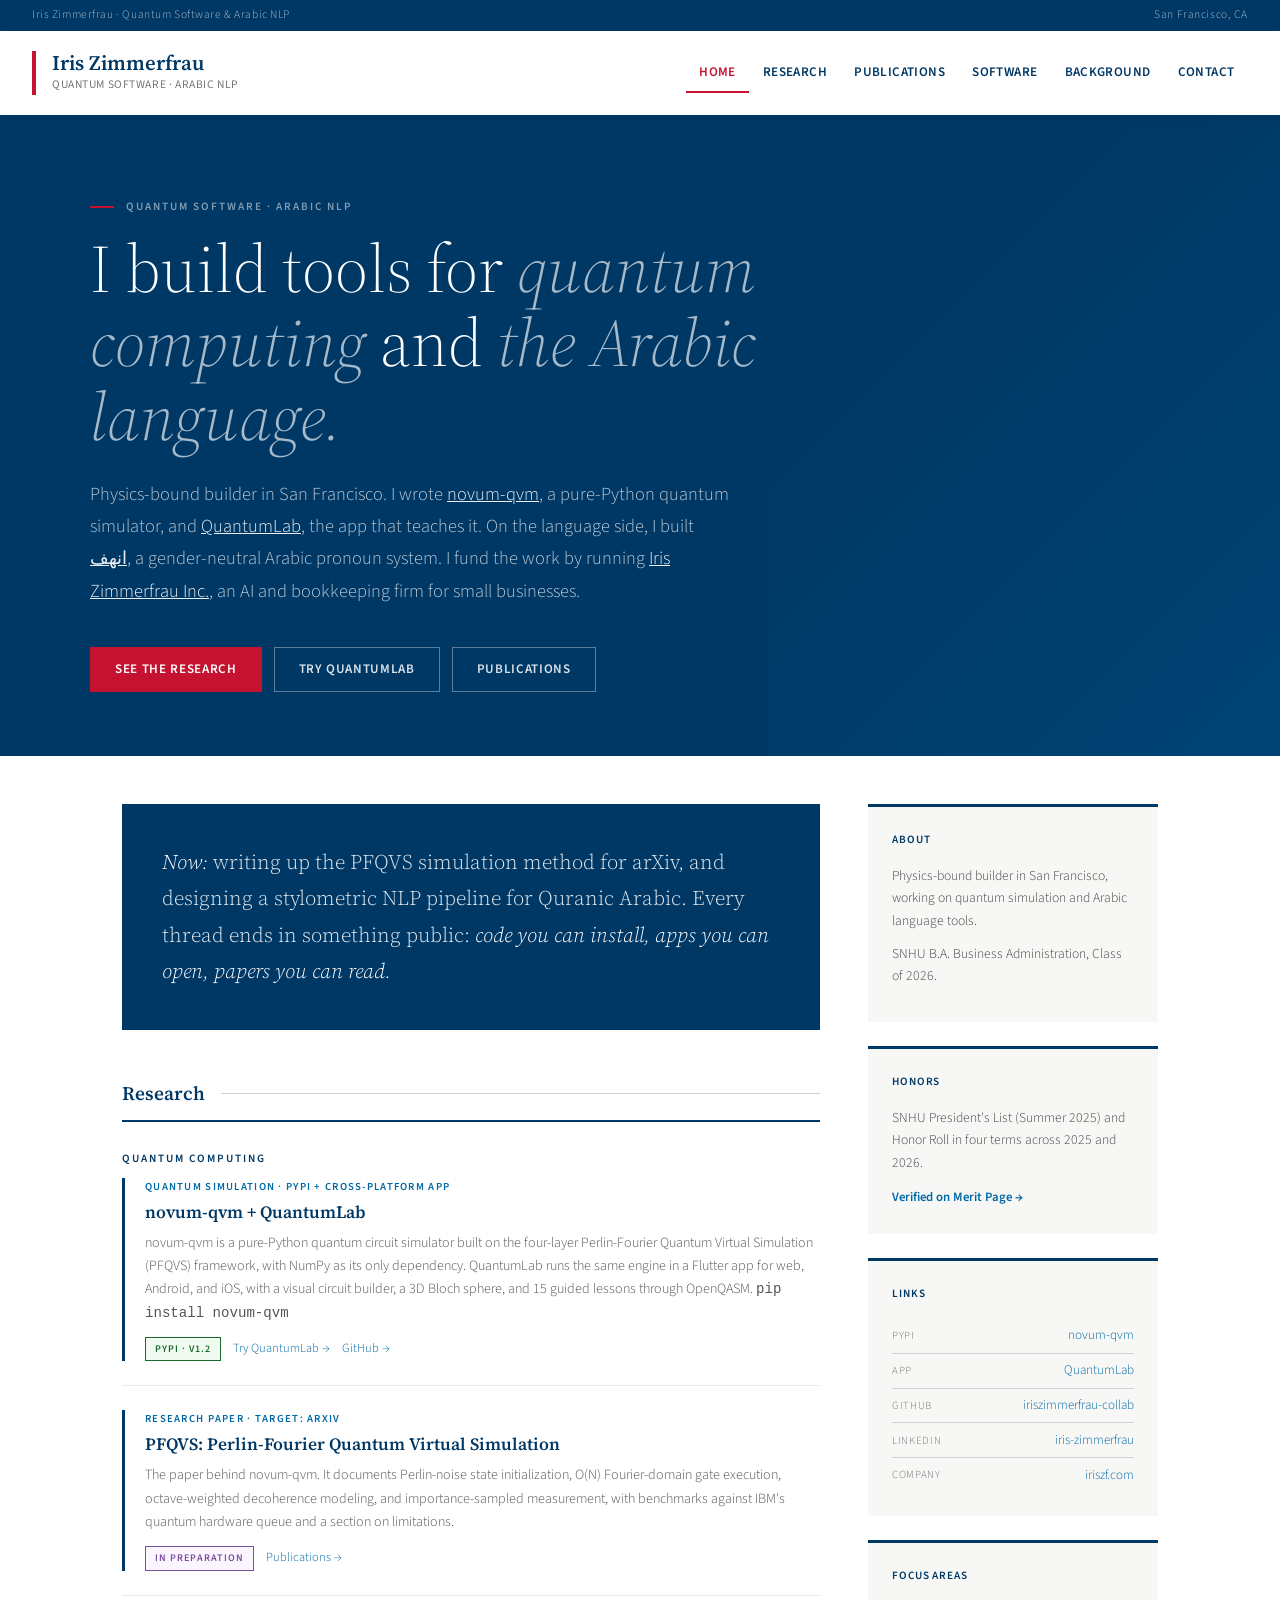
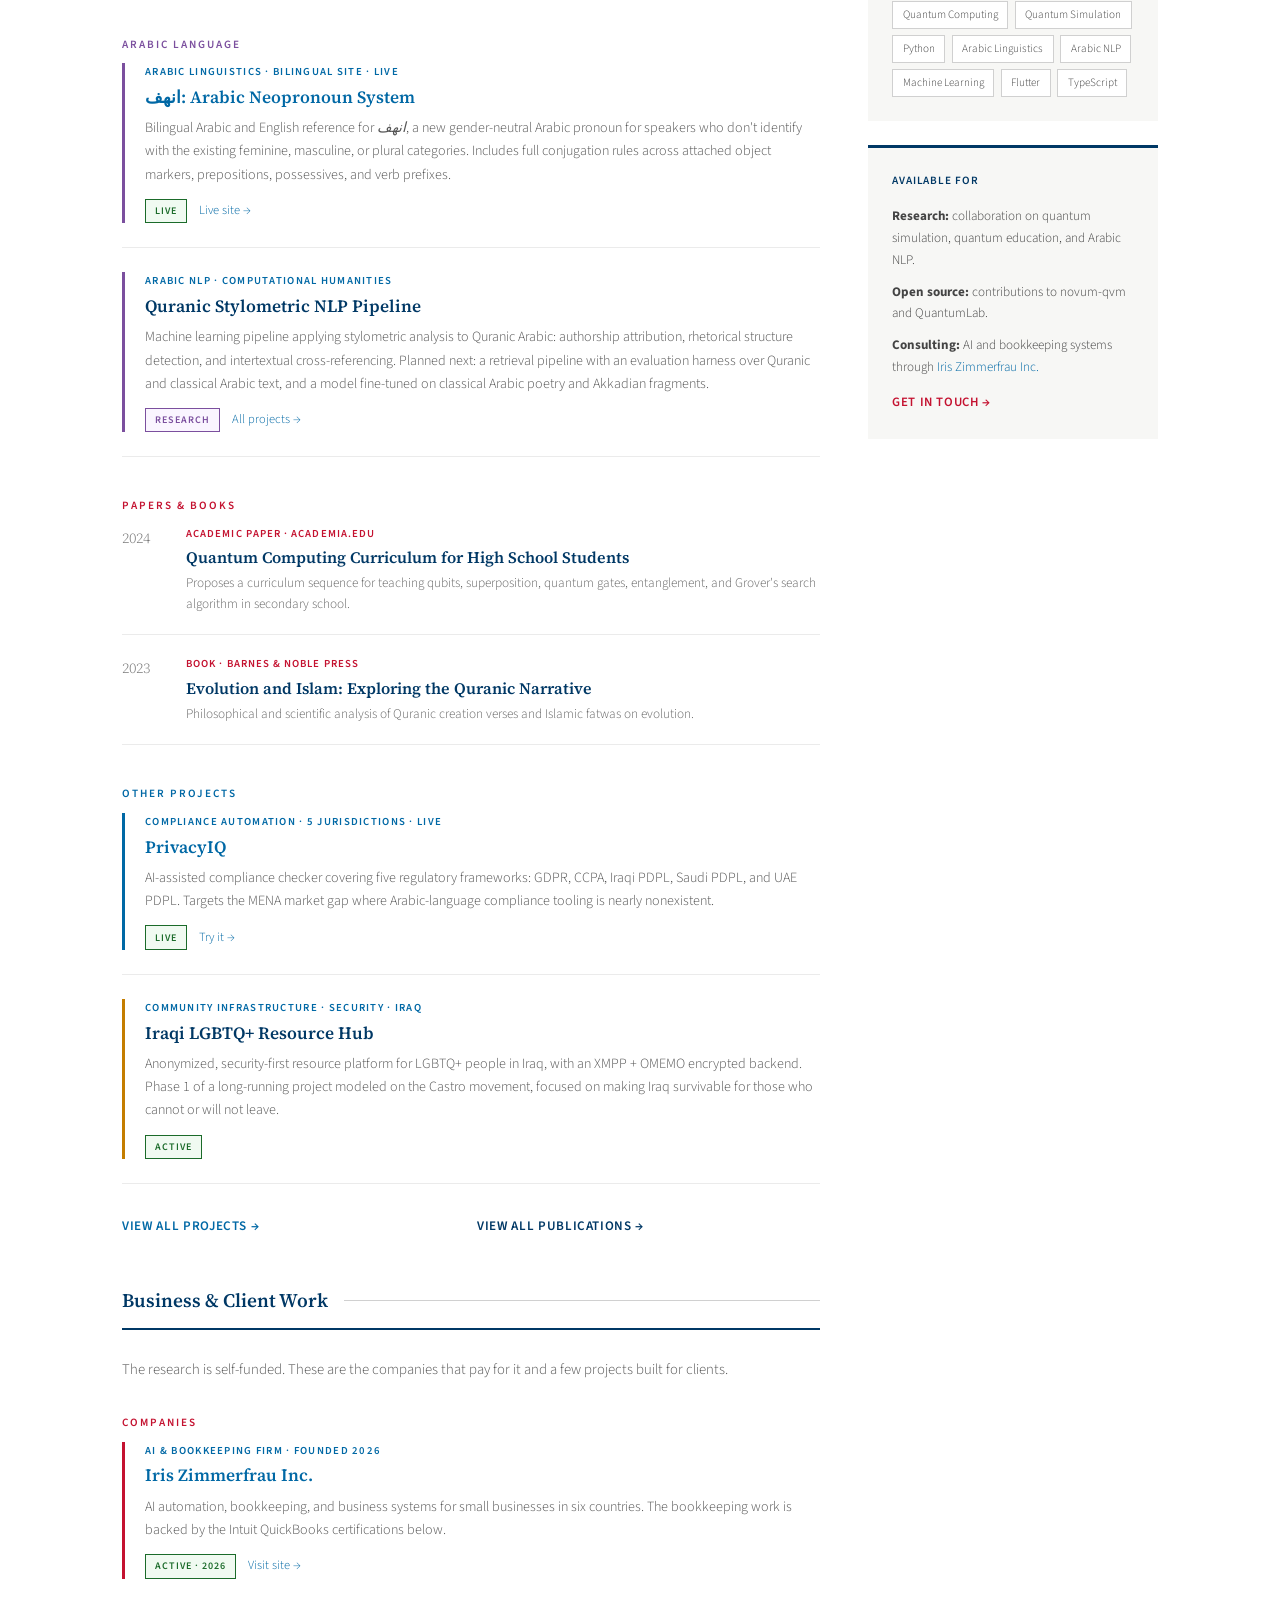
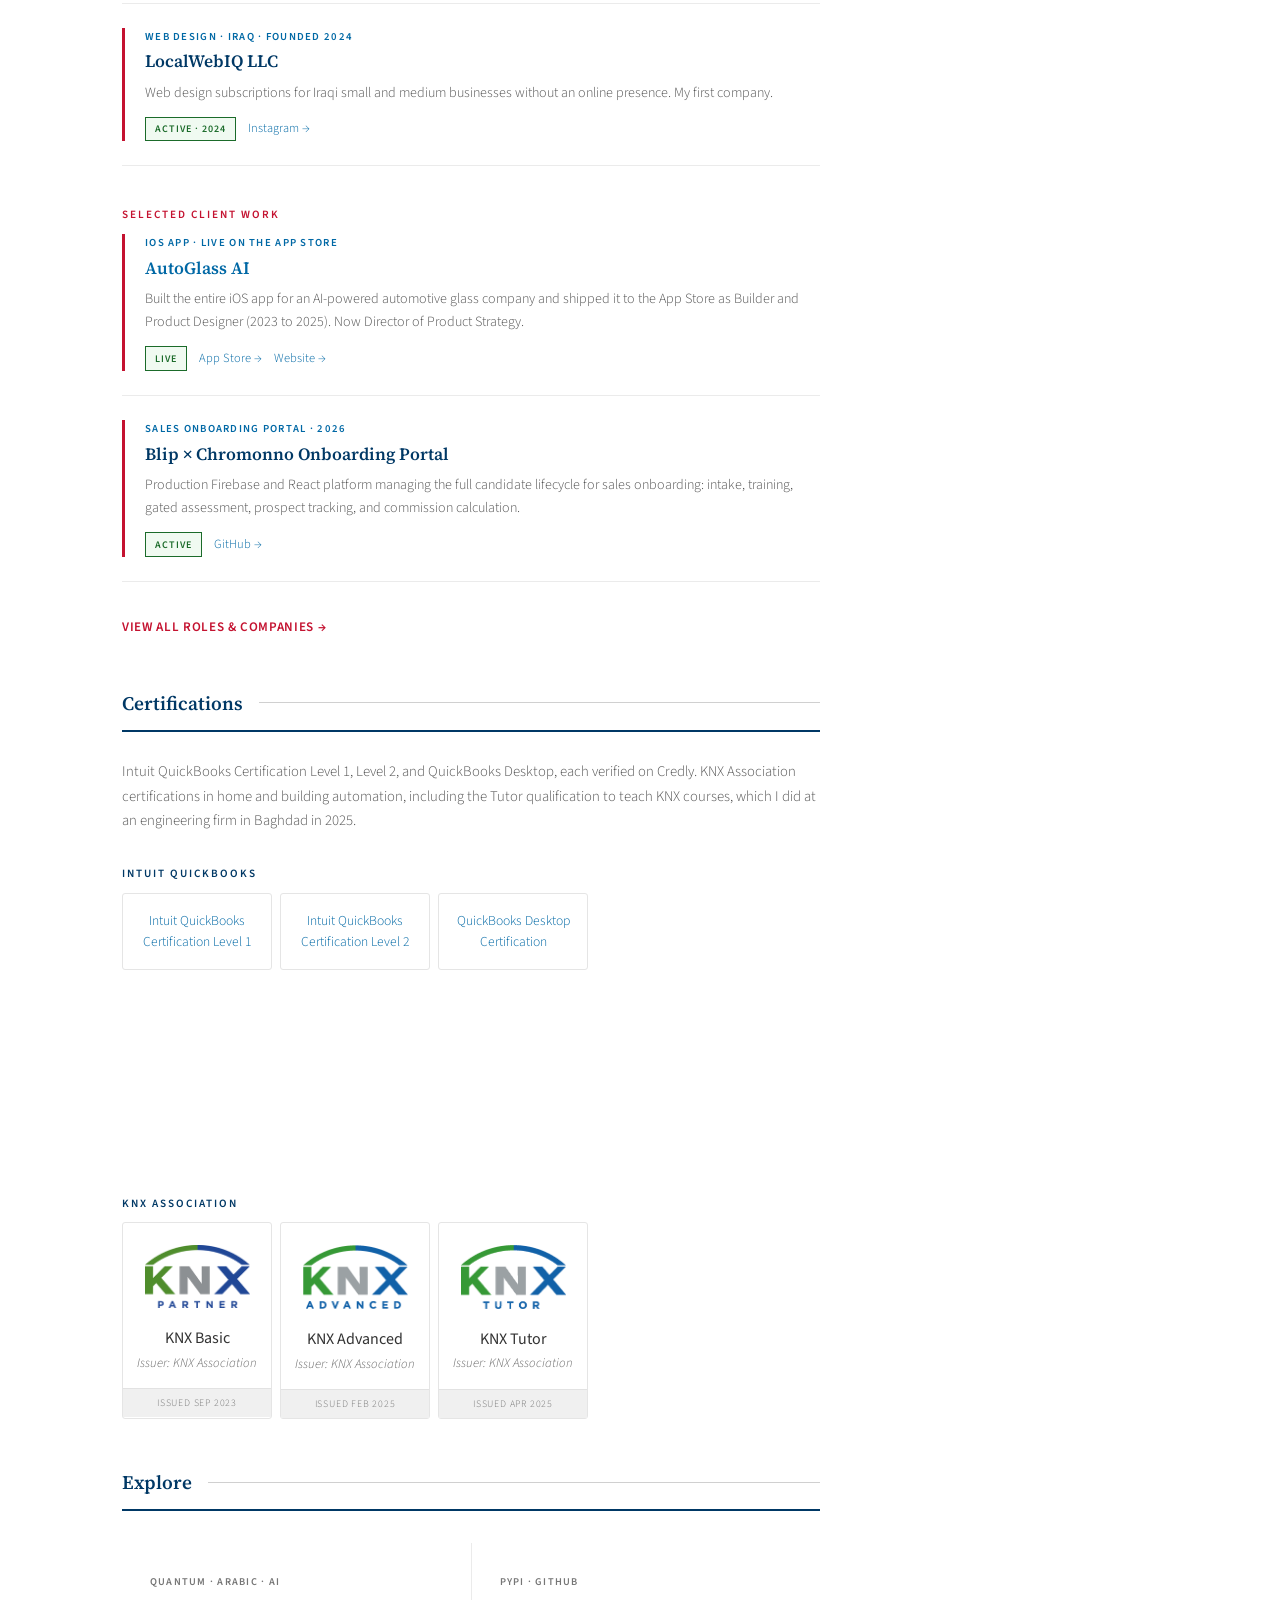
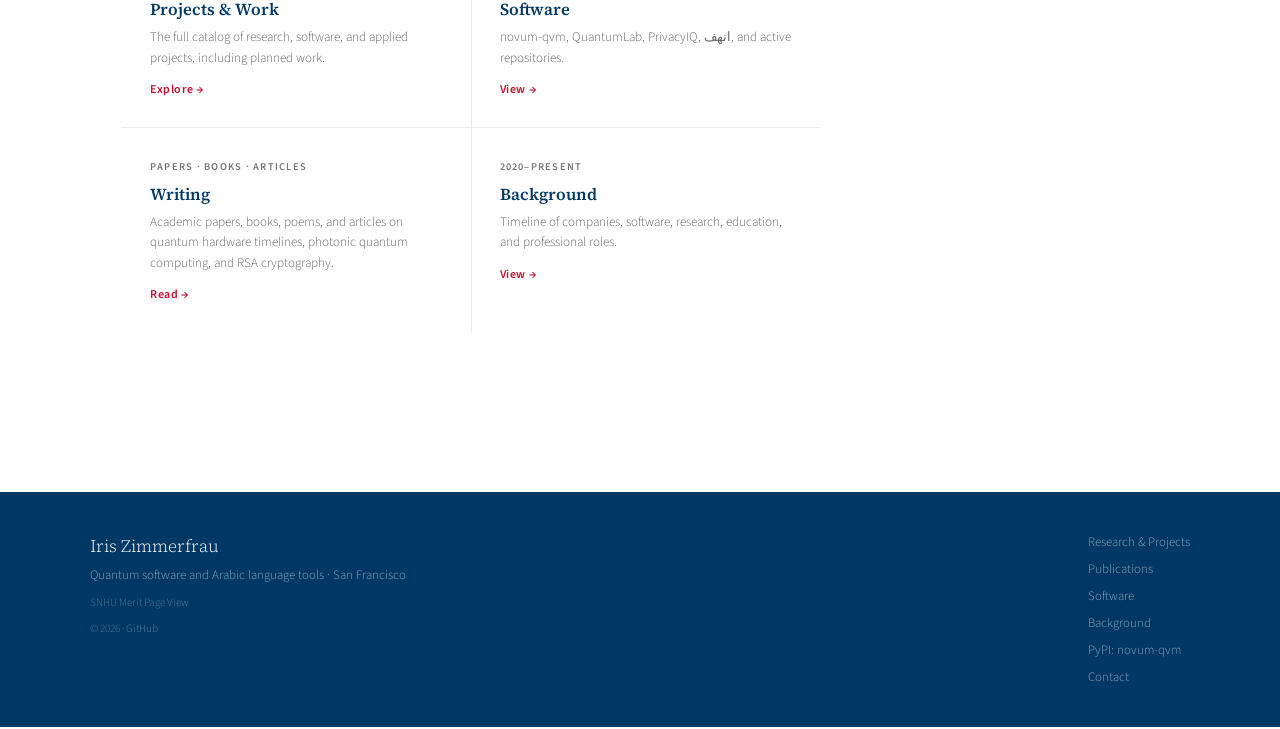
<file: public/personal-page/index.html>
<!DOCTYPE html>
<html lang="en">
<head>
<meta charset="UTF-8">
<meta name="viewport" content="width=device-width, initial-scale=1.0">

<!-- SEO -->
<title>Iris Zimmerfrau | Quantum Software &amp; Arabic NLP · San Francisco</title>
<meta name="description" content="Iris Zimmerfrau builds quantum software and Arabic language tools, including novum-qvm, a pure-Python quantum simulator, and QuantumLab. San Francisco.">
<meta name="author" content="Iris Zimmerfrau">
<meta name="robots" content="index, follow, max-snippet:-1, max-image-preview:large">
<meta name="theme-color" content="#5145CD">
<link rel="canonical" href="https://iriszf.com/personal-page/">

<!-- Favicons -->
<link rel="icon" href="/favicon.svg" type="image/svg+xml">
<link rel="apple-touch-icon" href="/apple-icon">

<!-- Open Graph -->
<meta property="og:type" content="website">
<meta property="og:title" content="Iris Zimmerfrau | Quantum Software &amp; Arabic NLP">
<meta property="og:description" content="I build tools for quantum computing and the Arabic language: novum-qvm, a pure-Python quantum simulator, and QuantumLab, the app that teaches it.">
<meta property="og:url" content="https://iriszf.com/personal-page/">
<meta property="og:site_name" content="Iris Zimmerfrau">
<meta property="og:image" content="https://iriszf.com/personal-page/og-image.png">
<meta property="og:image:type" content="image/png">
<meta property="og:image:width" content="1200">
<meta property="og:image:height" content="630">
<meta property="og:image:alt" content="Iris Zimmerfrau: tools for quantum computing and the Arabic language">

<!-- Twitter -->
<meta name="twitter:card" content="summary_large_image">
<meta name="twitter:title" content="Iris Zimmerfrau | Quantum Software &amp; Arabic NLP">
<meta name="twitter:description" content="I build tools for quantum computing and the Arabic language: novum-qvm, a pure-Python quantum simulator, and QuantumLab, the app that teaches it.">
<meta name="twitter:image" content="https://iriszf.com/personal-page/og-image.png">
<meta name="twitter:image:alt" content="Iris Zimmerfrau: tools for quantum computing and the Arabic language">

<!-- JSON-LD Structured Data -->
<script type="application/ld+json">
{
  "@context": "https://schema.org",
  "@type": "Person",
  "name": "Iris Zimmerfrau",
  "description": "San Francisco-based builder of quantum computing and Arabic language tools. Creator of novum-qvm, a pure-Python quantum simulator, and QuantumLab. Founder of Iris Zimmerfrau Inc.",
  "url": "https://iriszf.com/personal-page/",
  "sameAs": [
    "https://www.linkedin.com/in/iris-zimmerfrau-92bb02174/",
    "https://github.com/iriszimmerfrau-collab",
    "https://pypi.org/project/novum-qvm/",
    "https://iriszimmerfrau-collab.github.io/qlab/",
    "https://meritpages.com/iris-ca"
  ],
  "jobTitle": "Quantum Software Developer and Founder",
  "worksFor": [
    {
      "@type": "Organization",
      "name": "Iris Zimmerfrau Inc.",
      "url": "https://iriszf.com",
      "description": "AI automation, bookkeeping, workflow automation, AI phone answering, GEO, SEO, CRM, and marketing systems for small businesses."
    },
    {
      "@type": "Organization",
      "name": "LocalWebIQ LLC"
    },
    {
      "@type": "Organization",
      "name": "AutoGlass AI",
      "url": "https://joinautoglassai.com",
      "sameAs": "https://apps.apple.com/us/app/autoglass-ai/id6747781767"
    },
    {
      "@type": "Organization",
      "name": "Horizon Payments"
    }
  ],
  "founder": [
    {
      "@type": "Organization",
      "name": "Iris Zimmerfrau Inc.",
      "url": "https://iriszf.com"
    },
    {
      "@type": "Organization",
      "name": "LocalWebIQ LLC"
    }
  ],
  "alumniOf": {
    "@type": "EducationalOrganization",
    "name": "Southern New Hampshire University"
  },
  "award": [
    "SNHU President's List, Summer 2025",
    "SNHU Honor Roll, four terms (2025–2026)"
  ],
  "hasCredential": [
    {
      "@type": "EducationalOccupationalCredential",
      "name": "Intuit QuickBooks Certification Level 1",
      "credentialCategory": "certification",
      "recognizedBy": { "@type": "Organization", "name": "Intuit" },
      "url": "https://www.credly.com/badges/b136c720-2297-44a4-ae95-312039cd44cb"
    },
    {
      "@type": "EducationalOccupationalCredential",
      "name": "Intuit QuickBooks Certification Level 2",
      "credentialCategory": "certification",
      "recognizedBy": { "@type": "Organization", "name": "Intuit" },
      "url": "https://www.credly.com/badges/cc35b778-74bc-4fe9-b891-ed551a711b8b"
    },
    {
      "@type": "EducationalOccupationalCredential",
      "name": "QuickBooks Desktop Certification",
      "credentialCategory": "certification",
      "recognizedBy": { "@type": "Organization", "name": "Intuit" },
      "url": "https://www.credly.com/badges/067d1f1c-6b20-4765-9073-0328f5dec8d9"
    },
    {
      "@type": "EducationalOccupationalCredential",
      "name": "KNX Basic (KNX Partner)",
      "credentialCategory": "certification",
      "recognizedBy": { "@type": "Organization", "name": "KNX Association" },
      "dateCreated": "2023-09-24"
    },
    {
      "@type": "EducationalOccupationalCredential",
      "name": "KNX Advanced",
      "credentialCategory": "certification",
      "recognizedBy": { "@type": "Organization", "name": "KNX Association" },
      "dateCreated": "2025-02-25"
    },
    {
      "@type": "EducationalOccupationalCredential",
      "name": "KNX Tutor",
      "credentialCategory": "certification",
      "recognizedBy": { "@type": "Organization", "name": "KNX Association" },
      "dateCreated": "2025-04-17"
    }
  ],
  "knowsAbout": ["Quantum Computing", "Quantum Simulation", "Perlin-Fourier Quantum Virtual Simulation", "Python", "Natural Language Processing", "Arabic NLP", "Arabic Linguistics", "Computational Linguistics", "Machine Learning", "Bookkeeping", "QuickBooks", "KNX"],
  "address": {
    "@type": "PostalAddress",
    "addressLocality": "San Francisco",
    "addressRegion": "CA",
    "addressCountry": "US"
  }
}
</script>

<link rel="preconnect" href="https://fonts.googleapis.com" crossorigin>
<link rel="preconnect" href="https://fonts.gstatic.com" crossorigin>
<link href="https://fonts.googleapis.com/css2?family=Source+Serif+4:ital,opsz,wght@0,8..60,300;0,8..60,400;0,8..60,600;1,8..60,300;1,8..60,400&family=Source+Sans+3:wght@300;400;600&display=swap" rel="stylesheet">
<link rel="stylesheet" href="style.css">
</head>
<body>

<div class="topbar">
  <span>Iris Zimmerfrau · Quantum Software &amp; Arabic NLP</span>
  <span>San Francisco, CA</span>
</div>

<header>
  <a href="/personal-page/" class="logo-block">
    <div class="logo-bar"></div>
    <div>
      <span class="logo-name">Iris Zimmerfrau</span>
      <span class="logo-title">Quantum Software · Arabic NLP</span>
    </div>
  </a>
  <nav>
    <a href="/personal-page/" class="active">Home</a>
    <a href="research.html">Research</a>
    <a href="publications.html">Publications</a>
    <a href="software.html">Software</a>
    <a href="background.html">Background</a>
    <a href="contact.html">Contact</a>
  </nav>
</header>

<!-- HERO -->
<section style="background: var(--navy); color: white; padding: 5rem 2rem 4rem; position: relative; overflow: hidden;">
  <div style="position:absolute;right:0;top:0;bottom:0;width:40%;background:linear-gradient(135deg,transparent 30%,rgba(0,104,165,0.25) 100%);pointer-events:none;"></div>
  <div style="max-width:1100px;margin:0 auto;position:relative;z-index:1;">
    <p style="font-size:0.7rem;font-weight:600;letter-spacing:0.18em;text-transform:uppercase;color:rgba(255,255,255,0.5);margin-bottom:1rem;display:flex;align-items:center;gap:0.75rem;">
      <span style="display:inline-block;width:24px;height:2px;background:#c41230;"></span>
      Quantum Software · Arabic NLP
    </p>
    <h1 style="font-family:'Source Serif 4',Georgia,serif;font-size:clamp(2.4rem,5.5vw,4.2rem);font-weight:300;line-height:1.1;max-width:780px;margin-bottom:1.5rem;">
      I build tools for <em style="font-style:italic;color:rgba(255,255,255,0.65);">quantum computing</em> and <em style="font-style:italic;color:rgba(255,255,255,0.65);">the Arabic language.</em>
    </h1>
    <p style="font-size:clamp(1rem,1.8vw,1.15rem);color:rgba(255,255,255,0.72);max-width:640px;line-height:1.75;margin-bottom:2.5rem;">
      Physics-bound builder in San Francisco. I wrote <a href="https://pypi.org/project/novum-qvm/" class="hero-link">novum-qvm</a>, a pure-Python quantum simulator, and <a href="https://iriszimmerfrau-collab.github.io/qlab/" class="hero-link">QuantumLab</a>, the app that teaches it. On the language side, I built <a href="https://psi-neopronouns.vercel.app/" class="hero-link" lang="ar">انهف</a>, a gender-neutral Arabic pronoun system. I fund the work by running <a href="https://iriszf.com" class="hero-link">Iris Zimmerfrau Inc.</a>, an AI and bookkeeping firm for small businesses.
    </p>
    <div style="display:flex;flex-wrap:wrap;gap:0.75rem;">
      <a href="research.html" class="hero-cta">See the Research</a>
      <a href="https://iriszimmerfrau-collab.github.io/qlab/" target="_blank" rel="noopener" class="hero-cta outline">Try QuantumLab</a>
      <a href="publications.html" class="hero-cta outline">Publications</a>
    </div>
  </div>
</section>

<div class="page-inner">
  <div class="content-grid">
    <main>
      <section style="margin-bottom:3rem;">
        <div class="about-banner">
          <p><em>Now:</em> writing up the PFQVS simulation method for arXiv, and designing a stylometric NLP pipeline for Quranic Arabic. Every thread ends in something public: <em>code you can install, apps you can open, papers you can read.</em></p>
        </div>
      </section>

      <!-- RESEARCH -->
      <section style="margin-bottom:3rem;">
        <div class="section-header">
          <h2>Research</h2>
          <div class="section-header-rule"></div>
        </div>

        <!-- Quantum computing -->
        <div style="margin-bottom:2.5rem;">
          <p class="group-label" style="color:var(--navy);">Quantum Computing</p>

          <div class="research-card">
            <div class="card-type-bar quantum"></div>
            <div class="card-body">
              <p class="card-topic">Quantum Simulation · PyPI + Cross-Platform App</p>
              <h3 class="card-title">novum-qvm + QuantumLab</h3>
              <p class="card-desc">novum-qvm is a pure-Python quantum circuit simulator built on the four-layer Perlin-Fourier Quantum Virtual Simulation (PFQVS) framework, with NumPy as its only dependency. QuantumLab runs the same engine in a Flutter app for web, Android, and iOS, with a visual circuit builder, a 3D Bloch sphere, and 15 guided lessons through OpenQASM. <code>pip install novum-qvm</code></p>
              <div class="card-meta"><span class="card-status status-active">PyPI · v1.2</span><a href="https://iriszimmerfrau-collab.github.io/qlab/" target="_blank" rel="noopener" style="font-size:0.78rem;">Try QuantumLab →</a><a href="https://github.com/iriszimmerfrau-collab/novum-qvm" target="_blank" rel="noopener" style="font-size:0.78rem;">GitHub →</a></div>
            </div>
          </div>

          <div class="research-card">
            <div class="card-type-bar quantum"></div>
            <div class="card-body">
              <p class="card-topic">Research Paper · Target: arXiv</p>
              <h3 class="card-title">PFQVS: Perlin-Fourier Quantum Virtual Simulation</h3>
              <p class="card-desc">The paper behind novum-qvm. It documents Perlin-noise state initialization, O(N) Fourier-domain gate execution, octave-weighted decoherence modeling, and importance-sampled measurement, with benchmarks against IBM's quantum hardware queue and a section on limitations.</p>
              <div class="card-meta"><span class="card-status status-research">In Preparation</span><a href="publications.html" style="font-size:0.78rem;">Publications →</a></div>
            </div>
          </div>
        </div>

        <!-- Arabic language -->
        <div style="margin-bottom:2.5rem;">
          <p class="group-label" style="color:#7b4f9e;">Arabic Language</p>

          <div class="research-card">
            <div class="card-type-bar linguistics"></div>
            <div class="card-body">
              <p class="card-topic">Arabic Linguistics · Bilingual Site · Live</p>
              <h3 class="card-title"><a href="https://psi-neopronouns.vercel.app/" target="_blank" rel="noopener"><span lang="ar">انهف</span>: Arabic Neopronoun System</a></h3>
              <p class="card-desc">Bilingual Arabic and English reference for <em lang="ar">انهف</em>, a new gender-neutral Arabic pronoun for speakers who don't identify with the existing feminine, masculine, or plural categories. Includes full conjugation rules across attached object markers, prepositions, possessives, and verb prefixes.</p>
              <div class="card-meta"><span class="card-status status-active">Live</span><a href="https://psi-neopronouns.vercel.app/" target="_blank" rel="noopener" style="font-size:0.78rem;">Live site →</a></div>
            </div>
          </div>

          <div class="research-card">
            <div class="card-type-bar linguistics"></div>
            <div class="card-body">
              <p class="card-topic">Arabic NLP · Computational Humanities</p>
              <h3 class="card-title">Quranic Stylometric NLP Pipeline</h3>
              <p class="card-desc">Machine learning pipeline applying stylometric analysis to Quranic Arabic: authorship attribution, rhetorical structure detection, and intertextual cross-referencing. Planned next: a retrieval pipeline with an evaluation harness over Quranic and classical Arabic text, and a model fine-tuned on classical Arabic poetry and Akkadian fragments.</p>
              <div class="card-meta"><span class="card-status status-research">Research</span><a href="research.html" style="font-size:0.78rem;">All projects →</a></div>
            </div>
          </div>
        </div>

        <!-- Papers & books -->
        <div style="margin-bottom:2.5rem;">
          <p class="group-label" style="color:var(--red);">Papers &amp; Books</p>

          <div class="pub-item">
            <div class="pub-year">2024</div>
            <div class="pub-body">
              <p class="pub-venue">Academic Paper · Academia.edu</p>
              <p class="pub-title">Quantum Computing Curriculum for High School Students</p>
              <p class="pub-desc">Proposes a curriculum sequence for teaching qubits, superposition, quantum gates, entanglement, and Grover's search algorithm in secondary school.</p>
            </div>
          </div>

          <div class="pub-item">
            <div class="pub-year">2023</div>
            <div class="pub-body">
              <p class="pub-venue">Book · Barnes &amp; Noble Press</p>
              <p class="pub-title">Evolution and Islam: Exploring the Quranic Narrative</p>
              <p class="pub-desc">Philosophical and scientific analysis of Quranic creation verses and Islamic fatwas on evolution.</p>
            </div>
          </div>
        </div>

        <!-- Other projects -->
        <div style="margin-bottom:2rem;">
          <p class="group-label" style="color:var(--blue-accent);">Other Projects</p>

          <div class="research-card">
            <div class="card-type-bar ai"></div>
            <div class="card-body">
              <p class="card-topic">Compliance Automation · 5 Jurisdictions · Live</p>
              <h3 class="card-title"><a href="https://privacy-iq.vercel.app/" target="_blank" rel="noopener">PrivacyIQ</a></h3>
              <p class="card-desc">AI-assisted compliance checker covering five regulatory frameworks: GDPR, CCPA, Iraqi PDPL, Saudi PDPL, and UAE PDPL. Targets the MENA market gap where Arabic-language compliance tooling is nearly nonexistent.</p>
              <div class="card-meta"><span class="card-status status-active">Live</span><a href="https://privacy-iq.vercel.app/" target="_blank" rel="noopener" style="font-size:0.78rem;">Try it →</a></div>
            </div>
          </div>

          <div class="research-card">
            <div class="card-type-bar community"></div>
            <div class="card-body">
              <p class="card-topic">Community Infrastructure · Security · Iraq</p>
              <h3 class="card-title">Iraqi LGBTQ+ Resource Hub</h3>
              <p class="card-desc">Anonymized, security-first resource platform for LGBTQ+ people in Iraq, with an XMPP + OMEMO encrypted backend. Phase 1 of a long-running project modeled on the Castro movement, focused on making Iraq survivable for those who cannot or will not leave.</p>
              <div class="card-meta"><span class="card-status status-active">Active</span></div>
            </div>
          </div>
        </div>

        <div style="display:grid;grid-template-columns:repeat(auto-fit,minmax(220px,1fr));gap:0.75rem;margin-top:1rem;">
          <a href="research.html" style="font-size:0.82rem;font-weight:600;color:var(--blue-accent);letter-spacing:0.05em;text-transform:uppercase;">View all projects →</a>
          <a href="publications.html" style="font-size:0.82rem;font-weight:600;color:var(--navy);letter-spacing:0.05em;text-transform:uppercase;">View all publications →</a>
        </div>
      </section>

      <!-- BUSINESS & CLIENT WORK -->
      <section style="margin-bottom:3rem;">
        <div class="section-header">
          <h2>Business &amp; Client Work</h2>
          <div class="section-header-rule"></div>
        </div>
        <p class="section-lead">The research is self-funded. These are the companies that pay for it and a few projects built for clients.</p>

        <div style="margin-bottom:2.5rem;">
          <p class="group-label" style="color:var(--red);">Companies</p>

          <div class="research-card">
            <div class="card-type-bar business"></div>
            <div class="card-body">
              <p class="card-topic">AI &amp; Bookkeeping Firm · Founded 2026</p>
              <h3 class="card-title"><a href="https://iriszf.com">Iris Zimmerfrau Inc.</a></h3>
              <p class="card-desc">AI automation, bookkeeping, and business systems for small businesses in six countries. The bookkeeping work is backed by the Intuit QuickBooks certifications below.</p>
              <div class="card-meta"><span class="card-status status-active">Active · 2026</span><a href="https://iriszf.com" style="font-size:0.78rem;">Visit site →</a></div>
            </div>
          </div>

          <div class="research-card">
            <div class="card-type-bar business"></div>
            <div class="card-body">
              <p class="card-topic">Web Design · Iraq · Founded 2024</p>
              <h3 class="card-title">LocalWebIQ LLC</h3>
              <p class="card-desc">Web design subscriptions for Iraqi small and medium businesses without an online presence. My first company.</p>
              <div class="card-meta"><span class="card-status status-active">Active · 2024</span><a href="https://instagram.com/localwebiq" target="_blank" rel="noopener" style="font-size:0.78rem;">Instagram →</a></div>
            </div>
          </div>
        </div>

        <div style="margin-bottom:2rem;">
          <p class="group-label" style="color:var(--red);">Selected Client Work</p>

          <div class="research-card">
            <div class="card-type-bar business"></div>
            <div class="card-body">
              <p class="card-topic">iOS App · Live on the App Store</p>
              <h3 class="card-title"><a href="https://apps.apple.com/us/app/autoglass-ai/id6747781767" target="_blank" rel="noopener">AutoGlass AI</a></h3>
              <p class="card-desc">Built the entire iOS app for an AI-powered automotive glass company and shipped it to the App Store as Builder and Product Designer (2023 to 2025). Now Director of Product Strategy.</p>
              <div class="card-meta"><span class="card-status status-active">Live</span><a href="https://apps.apple.com/us/app/autoglass-ai/id6747781767" target="_blank" rel="noopener" style="font-size:0.78rem;">App Store →</a><a href="https://joinautoglassai.com" target="_blank" rel="noopener" style="font-size:0.78rem;">Website →</a></div>
            </div>
          </div>

          <div class="research-card">
            <div class="card-type-bar business"></div>
            <div class="card-body">
              <p class="card-topic">Sales Onboarding Portal · 2026</p>
              <h3 class="card-title">Blip × Chromonno Onboarding Portal</h3>
              <p class="card-desc">Production Firebase and React platform managing the full candidate lifecycle for sales onboarding: intake, training, gated assessment, prospect tracking, and commission calculation.</p>
              <div class="card-meta"><span class="card-status status-active">Active</span><a href="https://github.com/iriszimmerfrau-collab/blipcreativeworks" target="_blank" rel="noopener" style="font-size:0.78rem;">GitHub →</a></div>
            </div>
          </div>
        </div>

        <a href="background.html" style="font-size:0.82rem;font-weight:600;color:var(--red);letter-spacing:0.05em;text-transform:uppercase;">View all roles &amp; companies →</a>
      </section>

      <!-- CERTIFICATIONS -->
      <section id="certifications" style="margin-bottom:3rem;">
        <div class="section-header">
          <h2>Certifications</h2>
          <div class="section-header-rule"></div>
        </div>
        <p class="section-lead">Intuit QuickBooks Certification Level 1, Level 2, and QuickBooks Desktop, each verified on Credly. KNX Association certifications in home and building automation, including the Tutor qualification to teach KNX courses, which I did at an engineering firm in Baghdad in 2025.</p>

        <p class="group-label" style="color:var(--navy);">Intuit QuickBooks</p>
        <div class="cred-row">
          <div class="cred-badge"><div data-iframe-width="150" data-iframe-height="270" data-share-badge-id="b136c720-2297-44a4-ae95-312039cd44cb" data-share-badge-host="https://www.credly.com"><a href="https://www.credly.com/badges/b136c720-2297-44a4-ae95-312039cd44cb" target="_blank" rel="noopener">Intuit QuickBooks Certification Level 1</a></div></div>
          <div class="cred-badge"><div data-iframe-width="150" data-iframe-height="270" data-share-badge-id="cc35b778-74bc-4fe9-b891-ed551a711b8b" data-share-badge-host="https://www.credly.com"><a href="https://www.credly.com/badges/cc35b778-74bc-4fe9-b891-ed551a711b8b" target="_blank" rel="noopener">Intuit QuickBooks Certification Level 2</a></div></div>
          <div class="cred-badge"><div data-iframe-width="150" data-iframe-height="270" data-share-badge-id="067d1f1c-6b20-4765-9073-0328f5dec8d9" data-share-badge-host="https://www.credly.com"><a href="https://www.credly.com/badges/067d1f1c-6b20-4765-9073-0328f5dec8d9" target="_blank" rel="noopener">QuickBooks Desktop Certification</a></div></div>
        </div>
        <script type="text/javascript" async src="https://cdn.credly.com/assets/utilities/embed.js"></script>

        <p class="group-label" style="color:var(--navy);">KNX Association</p>
        <div class="cred-row">
          <figure class="knx-tile">
            <img src="img/knx-partner.png" width="105" height="63" alt="KNX Partner logo, awarded for the KNX Basic course">
            <figcaption>
              <span class="knx-name">KNX Basic</span>
              <span class="knx-issuer">Issuer: KNX Association</span>
              <span class="knx-date">Issued Sep 2023</span>
            </figcaption>
          </figure>
          <figure class="knx-tile">
            <img src="img/knx-advanced.png" width="105" height="64" alt="KNX Advanced logo">
            <figcaption>
              <span class="knx-name">KNX Advanced</span>
              <span class="knx-issuer">Issuer: KNX Association</span>
              <span class="knx-date">Issued Feb 2025</span>
            </figcaption>
          </figure>
          <figure class="knx-tile">
            <img src="img/knx-tutor.png" width="105" height="64" alt="KNX Tutor logo">
            <figcaption>
              <span class="knx-name">KNX Tutor</span>
              <span class="knx-issuer">Issuer: KNX Association</span>
              <span class="knx-date">Issued Apr 2025</span>
            </figcaption>
          </figure>
        </div>
      </section>

      <!-- SITE NAVIGATION CARDS -->
      <section style="margin-bottom:3rem;">
        <div class="section-header">
          <h2>Explore</h2>
          <div class="section-header-rule"></div>
        </div>
        <div class="nav-cards">
          <a href="research.html" class="nav-card">
            <p class="nav-card-label">Quantum · Arabic · AI</p>
            <p class="nav-card-title">Projects &amp; Work</p>
            <p class="nav-card-desc">The full catalog of research, software, and applied projects, including planned work.</p>
            <span class="nav-card-arrow">Explore →</span>
          </a>
          <a href="software.html" class="nav-card">
            <p class="nav-card-label">PyPI · GitHub</p>
            <p class="nav-card-title">Software</p>
            <p class="nav-card-desc">novum-qvm, QuantumLab, PrivacyIQ, <span lang="ar">انهف</span>, and active repositories.</p>
            <span class="nav-card-arrow">View →</span>
          </a>
          <a href="publications.html" class="nav-card">
            <p class="nav-card-label">Papers · Books · Articles</p>
            <p class="nav-card-title">Writing</p>
            <p class="nav-card-desc">Academic papers, books, poems, and articles on quantum hardware timelines, photonic quantum computing, and RSA cryptography.</p>
            <span class="nav-card-arrow">Read →</span>
          </a>
          <a href="background.html" class="nav-card">
            <p class="nav-card-label">2020–Present</p>
            <p class="nav-card-title">Background</p>
            <p class="nav-card-desc">Timeline of companies, software, research, education, and professional roles.</p>
            <span class="nav-card-arrow">View →</span>
          </a>
        </div>
      </section>

    </main>

    <aside class="sidebar">
      <div class="sidebar-sticky">
        <div class="sidebar-block">
          <h3>About</h3>
          <p class="bio-text">Physics-bound builder in San Francisco, working on quantum simulation and Arabic language tools.</p>
          <p class="bio-text">SNHU B.A. Business Administration, Class of 2026.</p>
        </div>
        <div class="sidebar-block">
          <h3>Honors</h3>
          <p class="bio-text">SNHU President's List (Summer 2025) and Honor Roll in four terms across 2025 and 2026.</p>
          <a href="https://meritpages.com/iris-ca" target="_blank" rel="noopener" style="font-size:0.8rem;font-weight:600;">Verified on Merit Page →</a>
        </div>
        <div class="sidebar-block">
          <h3>Links</h3>
          <ul class="contact-list">
            <li><span class="label">PyPI</span><a href="https://pypi.org/project/novum-qvm/" target="_blank" rel="noopener">novum-qvm</a></li>
            <li><span class="label">App</span><a href="https://iriszimmerfrau-collab.github.io/qlab/" target="_blank" rel="noopener">QuantumLab</a></li>
            <li><span class="label">GitHub</span><a href="https://github.com/iriszimmerfrau-collab" target="_blank" rel="noopener">iriszimmerfrau-collab</a></li>
            <li><span class="label">LinkedIn</span><a href="https://www.linkedin.com/in/iris-zimmerfrau-92bb02174/" target="_blank" rel="noopener">iris-zimmerfrau</a></li>
            <li><span class="label">Company</span><a href="https://iriszf.com" target="_blank" rel="noopener">iriszf.com</a></li>
          </ul>
        </div>
        <div class="sidebar-block">
          <h3>Focus Areas</h3>
          <div class="expertise-tags">
            <span class="exp-tag">Quantum Computing</span>
            <span class="exp-tag">Quantum Simulation</span>
            <span class="exp-tag">Python</span>
            <span class="exp-tag">Arabic Linguistics</span>
            <span class="exp-tag">Arabic NLP</span>
            <span class="exp-tag">Machine Learning</span>
            <span class="exp-tag">Flutter</span>
            <span class="exp-tag">TypeScript</span>
          </div>
        </div>
        <div class="sidebar-block">
          <h3>Available For</h3>
          <p class="bio-text" style="font-size:0.82rem;"><strong>Research:</strong> collaboration on quantum simulation, quantum education, and Arabic NLP.</p>
          <p class="bio-text" style="font-size:0.82rem;"><strong>Open source:</strong> contributions to novum-qvm and QuantumLab.</p>
          <p class="bio-text" style="font-size:0.82rem;"><strong>Consulting:</strong> AI and bookkeeping systems through <a href="https://iriszf.com">Iris Zimmerfrau Inc.</a></p>
          <a href="contact.html" style="font-size:0.8rem;font-weight:600;color:var(--red);letter-spacing:0.05em;text-transform:uppercase;">Get in touch →</a>
        </div>
      </div>
    </aside>

  </div>
</div>

<footer>
  <div class="footer-inner">
    <div>
      <p class="footer-name">Iris Zimmerfrau</p>
      <p class="footer-tagline">Quantum software and Arabic language tools · San Francisco</p>
      <p class="footer-copy">SNHU Merit Page <a href="https://meritpages.com/iris-ca" target="_blank" rel="noopener" style="color:rgba(255,255,255,0.35);">View</a></p>
      <p class="footer-copy">© 2026 · <a href="https://github.com/iriszimmerfrau-collab" target="_blank" rel="noopener" style="color:rgba(255,255,255,0.35);">GitHub</a></p>
    </div>
    <div class="footer-links">
      <a href="research.html">Research &amp; Projects</a>
      <a href="publications.html">Publications</a>
      <a href="software.html">Software</a>
      <a href="background.html">Background</a>
      <a href="https://pypi.org/project/novum-qvm/" target="_blank" rel="noopener">PyPI: novum-qvm</a>
      <a href="contact.html">Contact</a>
    </div>
  </div>
</footer>

</body>
</html>
</file>
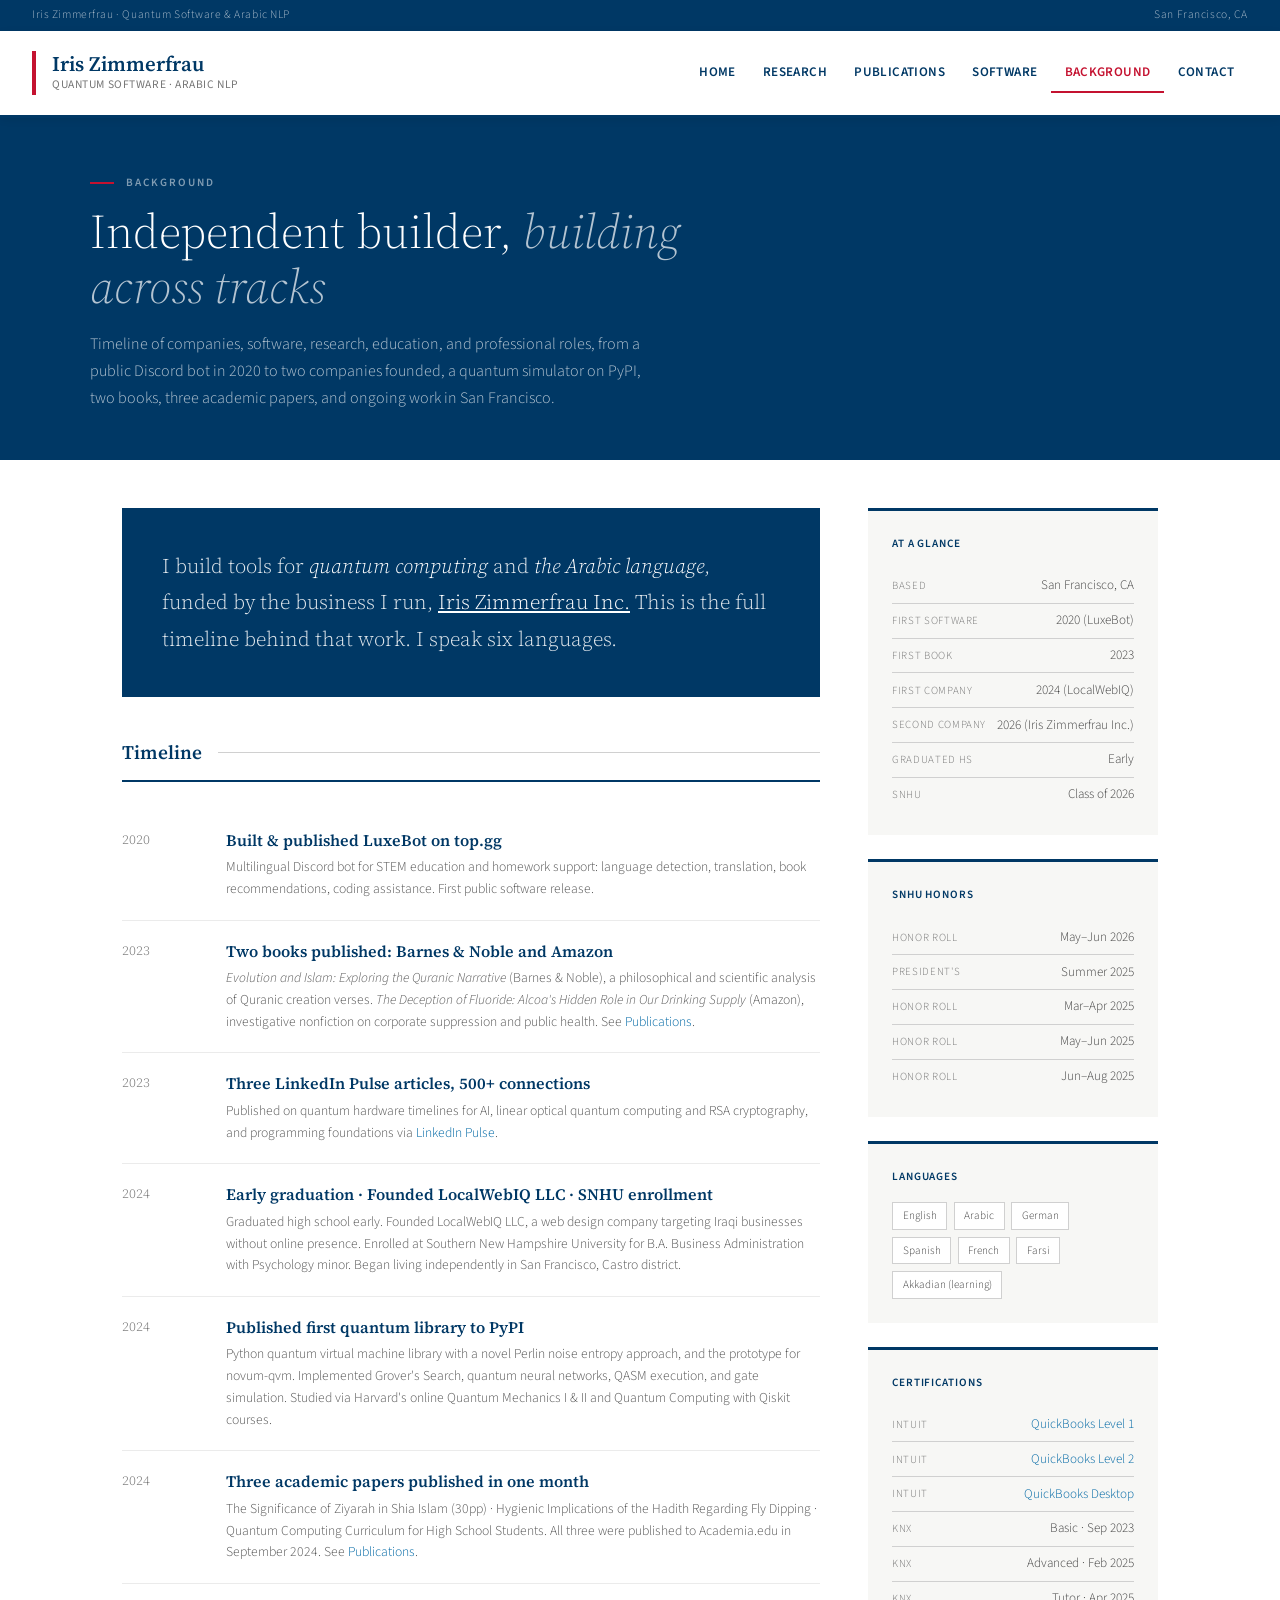
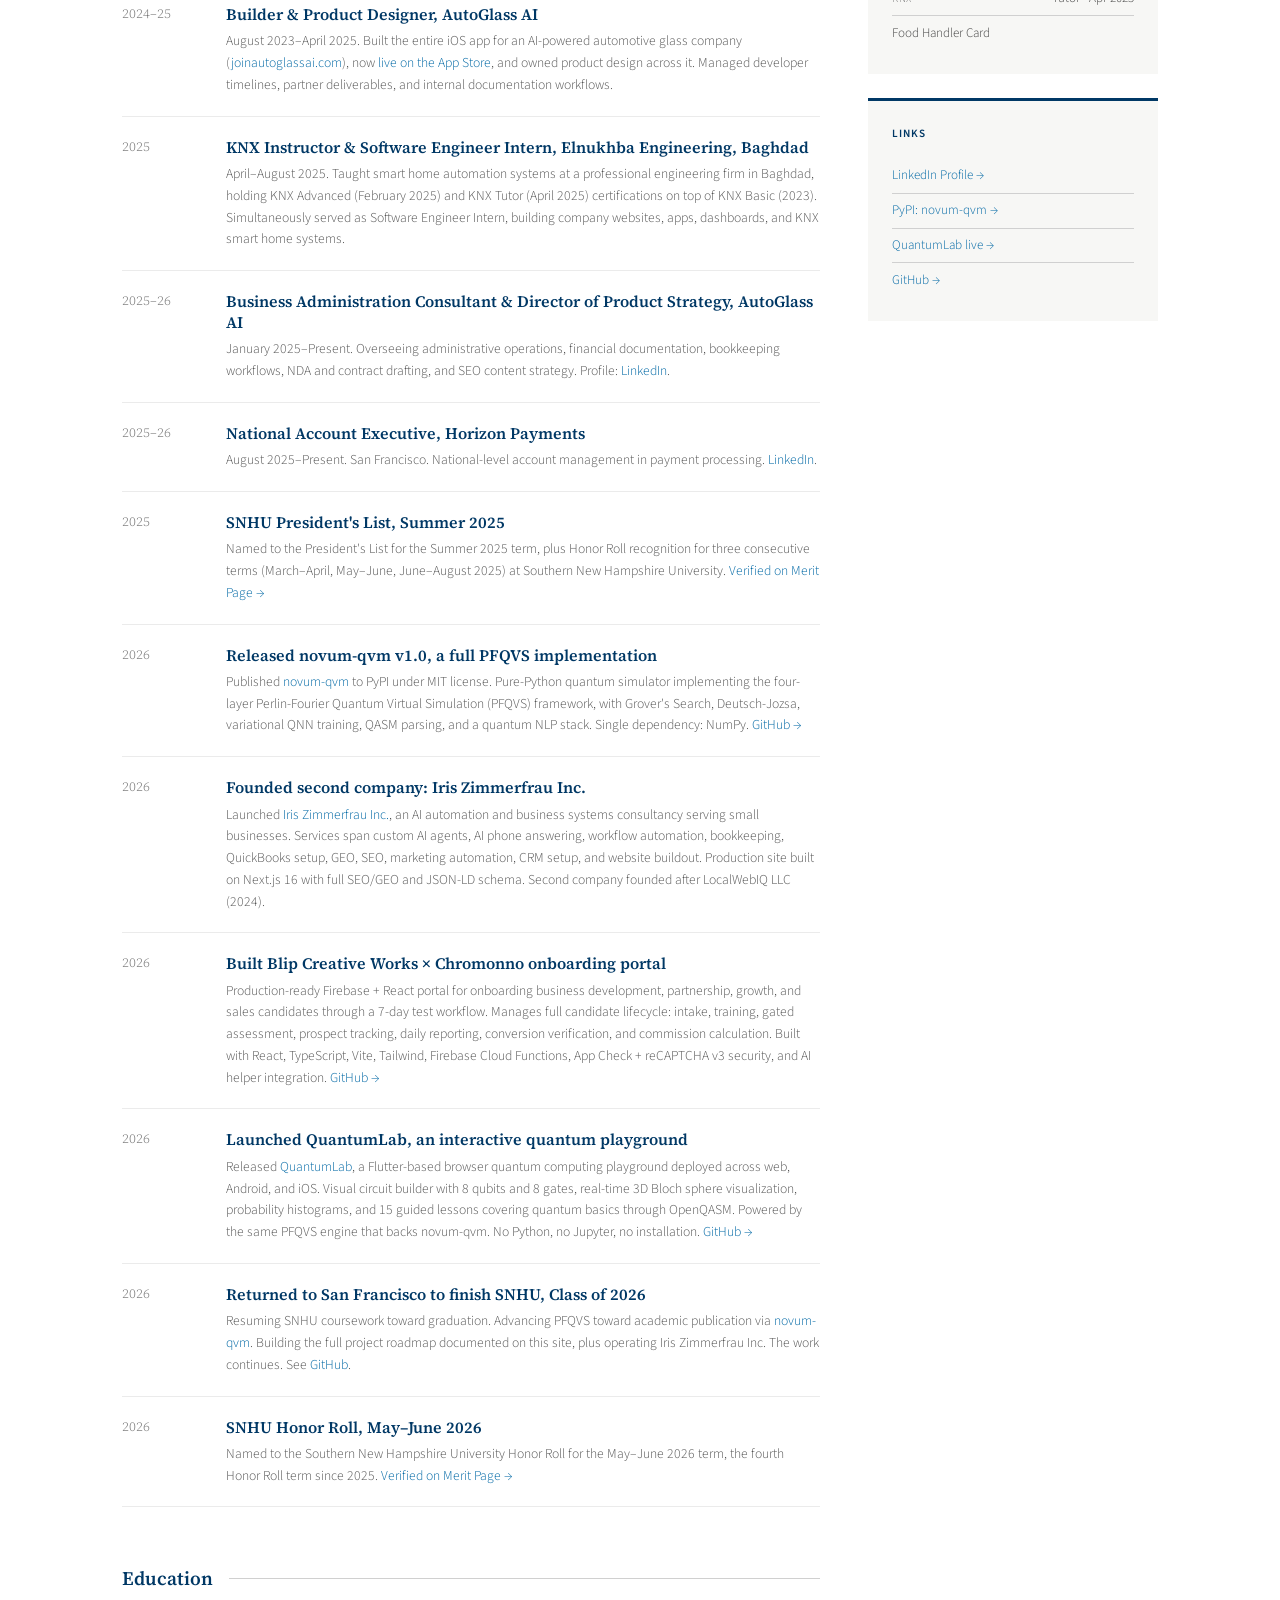
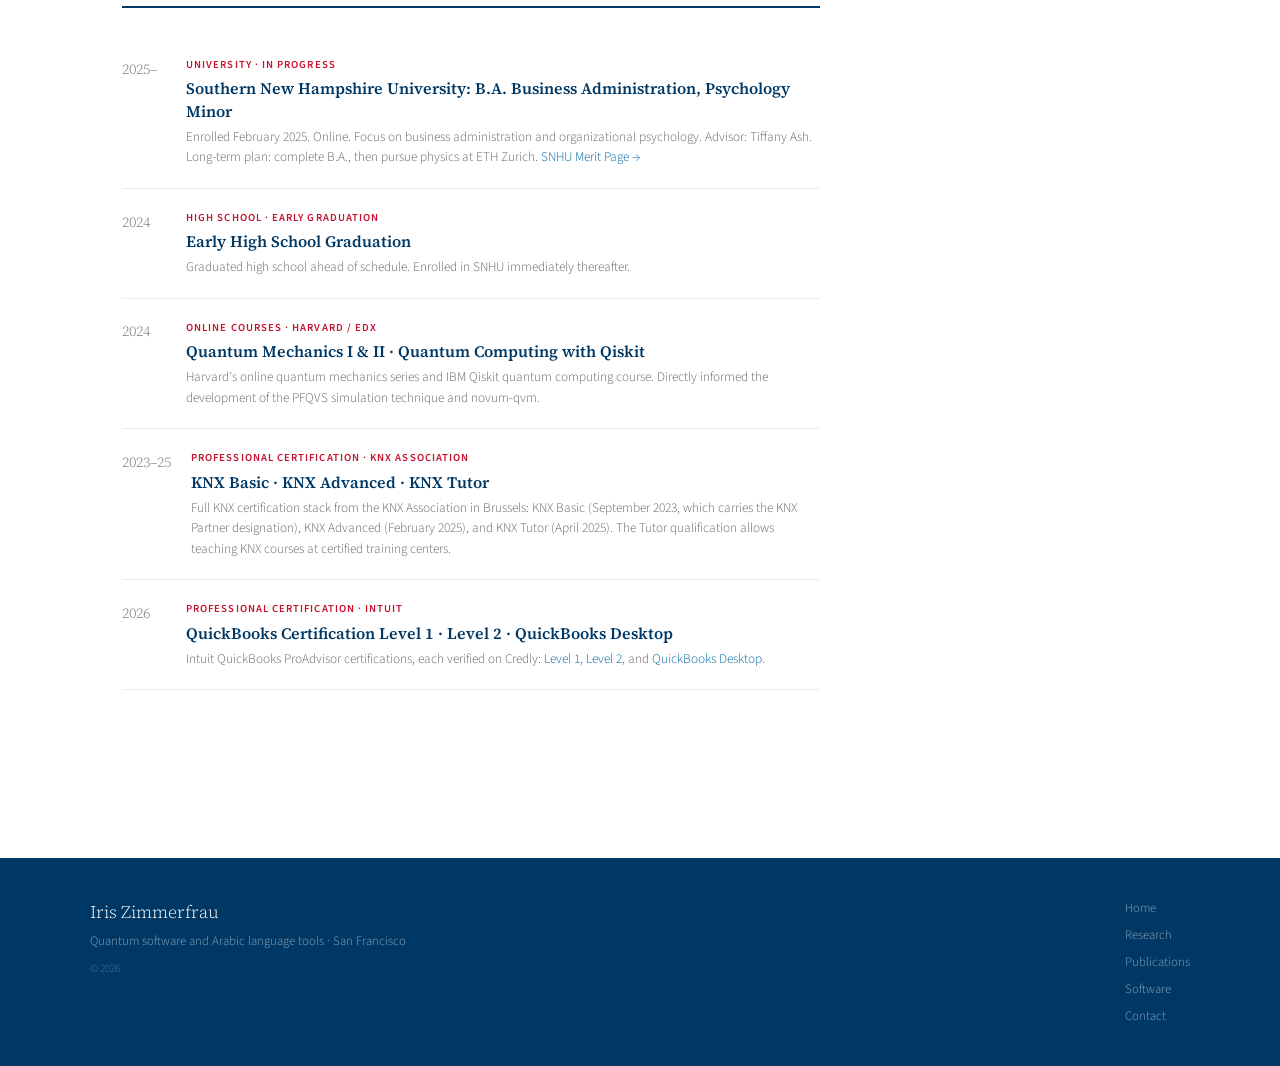
<file: public/personal-page/background.html>
<!DOCTYPE html>
<html lang="en">
<head>
<meta charset="UTF-8">
<meta name="viewport" content="width=device-width, initial-scale=1.0">

<title>Background | Iris Zimmerfrau · Timeline, Education & Experience</title>
<meta name="description" content="Background and timeline for Iris Zimmerfrau: software releases, books, academic papers, two companies founded, KNX Instructor, AutoGlass AI Director, and independent quantum computing research based in San Francisco.">
<meta name="author" content="Iris Zimmerfrau">
<meta name="theme-color" content="#5145CD">
<meta name="robots" content="index, follow, max-snippet:-1, max-image-preview:large">
<link rel="canonical" href="https://iriszf.com/personal-page/background.html">

<!-- Favicons -->
<link rel="icon" href="/favicon.svg" type="image/svg+xml">
<link rel="apple-touch-icon" href="/apple-icon">

<meta property="og:type" content="website">
<meta property="og:title" content="Background | Iris Zimmerfrau">
<meta property="og:description" content="Timeline of work and achievements: software, books, two companies founded, research, professional roles, and SNHU honors.">
<meta property="og:url" content="https://iriszf.com/personal-page/background.html">
<meta property="og:image" content="https://iriszf.com/personal-page/og-image.png">
<meta property="og:image:width" content="1200">
<meta property="og:image:height" content="630">
<meta name="twitter:card" content="summary_large_image">
<meta name="twitter:image" content="https://iriszf.com/personal-page/og-image.png">

<script type="application/ld+json">
{
  "@context": "https://schema.org",
  "@type": "ProfilePage",
  "name": "Background · Iris Zimmerfrau",
  "description": "Timeline of work, education, and achievements by Iris Zimmerfrau from 2020 to present.",
  "url": "https://iriszf.com/personal-page/background.html",
  "about": {
    "@type": "Person",
    "name": "Iris Zimmerfrau",
    "url": "https://iriszf.com/personal-page/"
  }
}
</script>

<link rel="preconnect" href="https://fonts.googleapis.com" crossorigin>
<link rel="preconnect" href="https://fonts.gstatic.com" crossorigin>
<link href="https://fonts.googleapis.com/css2?family=Source+Serif+4:ital,opsz,wght@0,8..60,300;0,8..60,400;0,8..60,600;1,8..60,300;1,8..60,400&family=Source+Sans+3:wght@300;400;600&display=swap" rel="stylesheet">
<link rel="stylesheet" href="style.css">
</head>
<body>

<div class="topbar">
  <span>Iris Zimmerfrau · Quantum Software &amp; Arabic NLP</span>
  <span>San Francisco, CA</span>
</div>

<header>
  <a href="/personal-page/" class="logo-block">
    <div class="logo-bar"></div>
    <div>
      <span class="logo-name">Iris Zimmerfrau</span>
      <span class="logo-title">Quantum Software · Arabic NLP</span>
    </div>
  </a>
  <nav>
    <a href="/personal-page/">Home</a>
    <a href="research.html">Research</a>
    <a href="publications.html">Publications</a>
    <a href="software.html">Software</a>
    <a href="background.html" class="active">Background</a>
    <a href="contact.html">Contact</a>
  </nav>
</header>

<div class="page-hero">
  <div class="page-hero-inner">
    <p class="page-hero-label">Background</p>
    <h1>Independent builder, <em>building across tracks</em></h1>
    <p class="page-hero-sub">Timeline of companies, software, research, education, and professional roles, from a public Discord bot in 2020 to two companies founded, a quantum simulator on PyPI, two books, three academic papers, and ongoing work in San Francisco.</p>
  </div>
</div>

<div class="page-inner">
<div class="content-grid">

  <main>

    <section style="margin-bottom:1.5rem;">
      <div class="about-banner">
        <p>I build tools for <em>quantum computing</em> and <em>the Arabic language</em>, funded by the business I run, <a href="https://iriszf.com">Iris Zimmerfrau Inc.</a> This is the full timeline behind that work. I speak six languages.</p>
      </div>
    </section>

    <section style="margin-bottom:3.5rem;">
      <div class="section-header">
        <h2>Timeline</h2>
        <div class="section-header-rule"></div>
      </div>

      <div class="tl-item">
        <div class="tl-year">2020</div>
        <div>
          <p class="tl-title">Built & published LuxeBot on top.gg</p>
          <p class="tl-desc">Multilingual Discord bot for STEM education and homework support: language detection, translation, book recommendations, coding assistance. First public software release.</p>
        </div>
      </div>

      <div class="tl-item">
        <div class="tl-year">2023</div>
        <div>
          <p class="tl-title">Two books published: Barnes & Noble and Amazon</p>
          <p class="tl-desc"><em>Evolution and Islam: Exploring the Quranic Narrative</em> (Barnes & Noble), a philosophical and scientific analysis of Quranic creation verses. <em>The Deception of Fluoride: Alcoa's Hidden Role in Our Drinking Supply</em> (Amazon), investigative nonfiction on corporate suppression and public health. See <a href="publications.html">Publications</a>.</p>
        </div>
      </div>

      <div class="tl-item">
        <div class="tl-year">2023</div>
        <div>
          <p class="tl-title">Three LinkedIn Pulse articles, 500+ connections</p>
          <p class="tl-desc">Published on quantum hardware timelines for AI, linear optical quantum computing and RSA cryptography, and programming foundations via <a href="https://www.linkedin.com/in/iris-zimmerfrau-92bb02174/" target="_blank" rel="noopener">LinkedIn Pulse</a>.</p>
        </div>
      </div>

      <div class="tl-item">
        <div class="tl-year">2024</div>
        <div>
          <p class="tl-title">Early graduation · Founded LocalWebIQ LLC · SNHU enrollment</p>
          <p class="tl-desc">Graduated high school early. Founded LocalWebIQ LLC, a web design company targeting Iraqi businesses without online presence. Enrolled at Southern New Hampshire University for B.A. Business Administration with Psychology minor. Began living independently in San Francisco, Castro district.</p>
        </div>
      </div>

      <div class="tl-item">
        <div class="tl-year">2024</div>
        <div>
          <p class="tl-title">Published first quantum library to PyPI</p>
          <p class="tl-desc">Python quantum virtual machine library with a novel Perlin noise entropy approach, and the prototype for novum-qvm. Implemented Grover's Search, quantum neural networks, QASM execution, and gate simulation. Studied via Harvard's online Quantum Mechanics I & II and Quantum Computing with Qiskit courses.</p>
        </div>
      </div>

      <div class="tl-item">
        <div class="tl-year">2024</div>
        <div>
          <p class="tl-title">Three academic papers published in one month</p>
          <p class="tl-desc">The Significance of Ziyarah in Shia Islam (30pp) · Hygienic Implications of the Hadith Regarding Fly Dipping · Quantum Computing Curriculum for High School Students. All three were published to Academia.edu in September 2024. See <a href="publications.html">Publications</a>.</p>
        </div>
      </div>

      <div class="tl-item">
        <div class="tl-year">2024–25</div>
        <div>
          <p class="tl-title">Builder & Product Designer, AutoGlass AI</p>
          <p class="tl-desc">August 2023–April 2025. Built the entire iOS app for an AI-powered automotive glass company (<a href="https://joinautoglassai.com" target="_blank" rel="noopener">joinautoglassai.com</a>), now <a href="https://apps.apple.com/us/app/autoglass-ai/id6747781767" target="_blank" rel="noopener">live on the App Store</a>, and owned product design across it. Managed developer timelines, partner deliverables, and internal documentation workflows.</p>
        </div>
      </div>

      <div class="tl-item">
        <div class="tl-year">2025</div>
        <div>
          <p class="tl-title">KNX Instructor & Software Engineer Intern, Elnukhba Engineering, Baghdad</p>
          <p class="tl-desc">April–August 2025. Taught smart home automation systems at a professional engineering firm in Baghdad, holding KNX Advanced (February 2025) and KNX Tutor (April 2025) certifications on top of KNX Basic (2023). Simultaneously served as Software Engineer Intern, building company websites, apps, dashboards, and KNX smart home systems.</p>
        </div>
      </div>

      <div class="tl-item">
        <div class="tl-year">2025–26</div>
        <div>
          <p class="tl-title">Business Administration Consultant & Director of Product Strategy, AutoGlass AI</p>
          <p class="tl-desc">January 2025–Present. Overseeing administrative operations, financial documentation, bookkeeping workflows, NDA and contract drafting, and SEO content strategy. Profile: <a href="https://www.linkedin.com/in/iris-zimmerfrau-92bb02174/" target="_blank" rel="noopener">LinkedIn</a>.</p>
        </div>
      </div>

      <div class="tl-item">
        <div class="tl-year">2025–26</div>
        <div>
          <p class="tl-title">National Account Executive, Horizon Payments</p>
          <p class="tl-desc">August 2025–Present. San Francisco. National-level account management in payment processing. <a href="https://www.linkedin.com/in/iris-zimmerfrau-92bb02174/" target="_blank" rel="noopener">LinkedIn</a>.</p>
        </div>
      </div>

      <div class="tl-item">
        <div class="tl-year">2025</div>
        <div>
          <p class="tl-title">SNHU President's List, Summer 2025</p>
          <p class="tl-desc">Named to the President's List for the Summer 2025 term, plus Honor Roll recognition for three consecutive terms (March–April, May–June, June–August 2025) at Southern New Hampshire University. <a href="https://meritpages.com/iris-ca" target="_blank" rel="noopener">Verified on Merit Page →</a></p>
        </div>
      </div>

      <div class="tl-item">
        <div class="tl-year">2026</div>
        <div>
          <p class="tl-title">Released novum-qvm v1.0, a full PFQVS implementation</p>
          <p class="tl-desc">Published <a href="https://pypi.org/project/novum-qvm/" target="_blank" rel="noopener">novum-qvm</a> to PyPI under MIT license. Pure-Python quantum simulator implementing the four-layer Perlin-Fourier Quantum Virtual Simulation (PFQVS) framework, with Grover's Search, Deutsch-Jozsa, variational QNN training, QASM parsing, and a quantum NLP stack. Single dependency: NumPy. <a href="https://github.com/iriszimmerfrau-collab/novum-qvm" target="_blank" rel="noopener">GitHub →</a></p>
        </div>
      </div>

      <div class="tl-item">
        <div class="tl-year">2026</div>
        <div>
          <p class="tl-title">Founded second company: Iris Zimmerfrau Inc.</p>
          <p class="tl-desc">Launched <a href="https://iriszf.com" target="_blank" rel="noopener">Iris Zimmerfrau Inc.</a>, an AI automation and business systems consultancy serving small businesses. Services span custom AI agents, AI phone answering, workflow automation, bookkeeping, QuickBooks setup, GEO, SEO, marketing automation, CRM setup, and website buildout. Production site built on Next.js 16 with full SEO/GEO and JSON-LD schema. Second company founded after LocalWebIQ LLC (2024).</p>
        </div>
      </div>

      <div class="tl-item">
        <div class="tl-year">2026</div>
        <div>
          <p class="tl-title">Built Blip Creative Works × Chromonno onboarding portal</p>
          <p class="tl-desc">Production-ready Firebase + React portal for onboarding business development, partnership, growth, and sales candidates through a 7-day test workflow. Manages full candidate lifecycle: intake, training, gated assessment, prospect tracking, daily reporting, conversion verification, and commission calculation. Built with React, TypeScript, Vite, Tailwind, Firebase Cloud Functions, App Check + reCAPTCHA v3 security, and AI helper integration. <a href="https://github.com/iriszimmerfrau-collab/blipcreativeworks" target="_blank" rel="noopener">GitHub →</a></p>
        </div>
      </div>

      <div class="tl-item">
        <div class="tl-year">2026</div>
        <div>
          <p class="tl-title">Launched QuantumLab, an interactive quantum playground</p>
          <p class="tl-desc">Released <a href="https://iriszimmerfrau-collab.github.io/qlab/" target="_blank" rel="noopener">QuantumLab</a>, a Flutter-based browser quantum computing playground deployed across web, Android, and iOS. Visual circuit builder with 8 qubits and 8 gates, real-time 3D Bloch sphere visualization, probability histograms, and 15 guided lessons covering quantum basics through OpenQASM. Powered by the same PFQVS engine that backs novum-qvm. No Python, no Jupyter, no installation. <a href="https://github.com/iriszimmerfrau-collab/qlab" target="_blank" rel="noopener">GitHub →</a></p>
        </div>
      </div>

      <div class="tl-item">
        <div class="tl-year">2026</div>
        <div>
          <p class="tl-title">Returned to San Francisco to finish SNHU, Class of 2026</p>
          <p class="tl-desc">Resuming SNHU coursework toward graduation. Advancing PFQVS toward academic publication via <a href="https://pypi.org/project/novum-qvm/" target="_blank" rel="noopener">novum-qvm</a>. Building the full project roadmap documented on this site, plus operating Iris Zimmerfrau Inc. The work continues. See <a href="https://github.com/iriszimmerfrau-collab" target="_blank" rel="noopener">GitHub</a>.</p>
        </div>
      </div>

      <div class="tl-item">
        <div class="tl-year">2026</div>
        <div>
          <p class="tl-title">SNHU Honor Roll, May–June 2026</p>
          <p class="tl-desc">Named to the Southern New Hampshire University Honor Roll for the May–June 2026 term, the fourth Honor Roll term since 2025. <a href="https://meritpages.com/iris-ca" target="_blank" rel="noopener">Verified on Merit Page →</a></p>
        </div>
      </div>

    </section>

    <section style="margin-bottom:3.5rem;">
      <div class="section-header">
        <h2>Education</h2>
        <div class="section-header-rule"></div>
      </div>

      <div class="pub-item">
        <div class="pub-year">2025–</div>
        <div class="pub-body">
          <p class="pub-venue">University · In Progress</p>
          <p class="pub-title">Southern New Hampshire University: B.A. Business Administration, Psychology Minor</p>
          <p class="pub-desc">Enrolled February 2025. Online. Focus on business administration and organizational psychology. Advisor: Tiffany Ash. Long-term plan: complete B.A., then pursue physics at ETH Zurich. <a href="https://meritpages.com/iris-ca" target="_blank" rel="noopener">SNHU Merit Page →</a></p>
        </div>
      </div>

      <div class="pub-item">
        <div class="pub-year">2024</div>
        <div class="pub-body">
          <p class="pub-venue">High School · Early Graduation</p>
          <p class="pub-title">Early High School Graduation</p>
          <p class="pub-desc">Graduated high school ahead of schedule. Enrolled in SNHU immediately thereafter.</p>
        </div>
      </div>

      <div class="pub-item">
        <div class="pub-year">2024</div>
        <div class="pub-body">
          <p class="pub-venue">Online Courses · Harvard / edX</p>
          <p class="pub-title">Quantum Mechanics I & II · Quantum Computing with Qiskit</p>
          <p class="pub-desc">Harvard's online quantum mechanics series and IBM Qiskit quantum computing course. Directly informed the development of the PFQVS simulation technique and novum-qvm.</p>
        </div>
      </div>

      <div class="pub-item">
        <div class="pub-year">2023–25</div>
        <div class="pub-body">
          <p class="pub-venue">Professional Certification · KNX Association</p>
          <p class="pub-title">KNX Basic · KNX Advanced · KNX Tutor</p>
          <p class="pub-desc">Full KNX certification stack from the KNX Association in Brussels: KNX Basic (September 2023, which carries the KNX Partner designation), KNX Advanced (February 2025), and KNX Tutor (April 2025). The Tutor qualification allows teaching KNX courses at certified training centers.</p>
        </div>
      </div>

      <div class="pub-item">
        <div class="pub-year">2026</div>
        <div class="pub-body">
          <p class="pub-venue">Professional Certification · Intuit</p>
          <p class="pub-title">QuickBooks Certification Level 1 · Level 2 · QuickBooks Desktop</p>
          <p class="pub-desc">Intuit QuickBooks ProAdvisor certifications, each verified on Credly: <a href="https://www.credly.com/badges/b136c720-2297-44a4-ae95-312039cd44cb" target="_blank" rel="noopener">Level 1</a>, <a href="https://www.credly.com/badges/cc35b778-74bc-4fe9-b891-ed551a711b8b" target="_blank" rel="noopener">Level 2</a>, and <a href="https://www.credly.com/badges/067d1f1c-6b20-4765-9073-0328f5dec8d9" target="_blank" rel="noopener">QuickBooks Desktop</a>.</p>
        </div>
      </div>
    </section>

  </main>

  <aside class="sidebar">
    <div class="sidebar-sticky">
      <div class="sidebar-block">
        <h3>At a Glance</h3>
        <ul class="contact-list">
          <li><span class="label">Based</span><span>San Francisco, CA</span></li>
          <li><span class="label">First Software</span><span>2020 (LuxeBot)</span></li>
          <li><span class="label">First Book</span><span>2023</span></li>
          <li><span class="label">First Company</span><span>2024 (LocalWebIQ)</span></li>
          <li><span class="label">Second Company</span><span>2026 (Iris Zimmerfrau Inc.)</span></li>
          <li><span class="label">Graduated HS</span><span>Early</span></li>
          <li><span class="label">SNHU</span><span>Class of 2026</span></li>
        </ul>
      </div>
      <div class="sidebar-block">
        <h3>SNHU Honors</h3>
        <ul class="contact-list">
          <li><span class="label">Honor Roll</span>May–Jun 2026</li>
          <li><span class="label">President's</span>Summer 2025</li>
          <li><span class="label">Honor Roll</span>Mar–Apr 2025</li>
          <li><span class="label">Honor Roll</span>May–Jun 2025</li>
          <li><span class="label">Honor Roll</span>Jun–Aug 2025</li>
        </ul>
      </div>
      <div class="sidebar-block">
        <h3>Languages</h3>
        <div class="expertise-tags">
          <span class="exp-tag">English</span>
          <span class="exp-tag">Arabic</span>
          <span class="exp-tag">German</span>
          <span class="exp-tag">Spanish</span>
          <span class="exp-tag">French</span>
          <span class="exp-tag">Farsi</span>
          <span class="exp-tag">Akkadian (learning)</span>
        </div>
      </div>
      <div class="sidebar-block">
        <h3>Certifications</h3>
        <ul class="contact-list">
          <li><span class="label">Intuit</span><a href="https://www.credly.com/badges/b136c720-2297-44a4-ae95-312039cd44cb" target="_blank" rel="noopener">QuickBooks Level 1</a></li>
          <li><span class="label">Intuit</span><a href="https://www.credly.com/badges/cc35b778-74bc-4fe9-b891-ed551a711b8b" target="_blank" rel="noopener">QuickBooks Level 2</a></li>
          <li><span class="label">Intuit</span><a href="https://www.credly.com/badges/067d1f1c-6b20-4765-9073-0328f5dec8d9" target="_blank" rel="noopener">QuickBooks Desktop</a></li>
          <li><span class="label">KNX</span><span>Basic · Sep 2023</span></li>
          <li><span class="label">KNX</span><span>Advanced · Feb 2025</span></li>
          <li><span class="label">KNX</span><span>Tutor · Apr 2025</span></li>
          <li>Food Handler Card</li>
        </ul>
      </div>
      <div class="sidebar-block">
        <h3>Links</h3>
        <ul class="contact-list">
          <li><a href="https://www.linkedin.com/in/iris-zimmerfrau-92bb02174/" target="_blank" rel="noopener">LinkedIn Profile →</a></li>
          <li><a href="https://pypi.org/project/novum-qvm/" target="_blank" rel="noopener">PyPI: novum-qvm →</a></li>
          <li><a href="https://iriszimmerfrau-collab.github.io/qlab/" target="_blank" rel="noopener">QuantumLab live →</a></li>
          <li><a href="https://github.com/iriszimmerfrau-collab" target="_blank" rel="noopener">GitHub →</a></li>
        </ul>
      </div>
    </div>
  </aside>

</div>
</div>

<footer>
  <div class="footer-inner">
    <div>
      <p class="footer-name">Iris Zimmerfrau</p>
      <p class="footer-tagline">Quantum software and Arabic language tools · San Francisco</p>
      <p class="footer-copy">© 2026</p>
    </div>
    <div class="footer-links">
      <a href="/personal-page/">Home</a>
      <a href="research.html">Research</a>
      <a href="publications.html">Publications</a>
      <a href="software.html">Software</a>
      <a href="contact.html">Contact</a>
    </div>
  </div>
</footer>

<script>
  const items = document.querySelectorAll('.tl-item');
  const obs = new IntersectionObserver((entries) => {
    entries.forEach((e, i) => {
      if (e.isIntersecting) { setTimeout(() => e.target.classList.add('visible'), i * 80); obs.unobserve(e.target); }
    });
  }, { threshold: 0.1 });
  items.forEach(i => obs.observe(i));
</script>
</body>
</html>
</file>
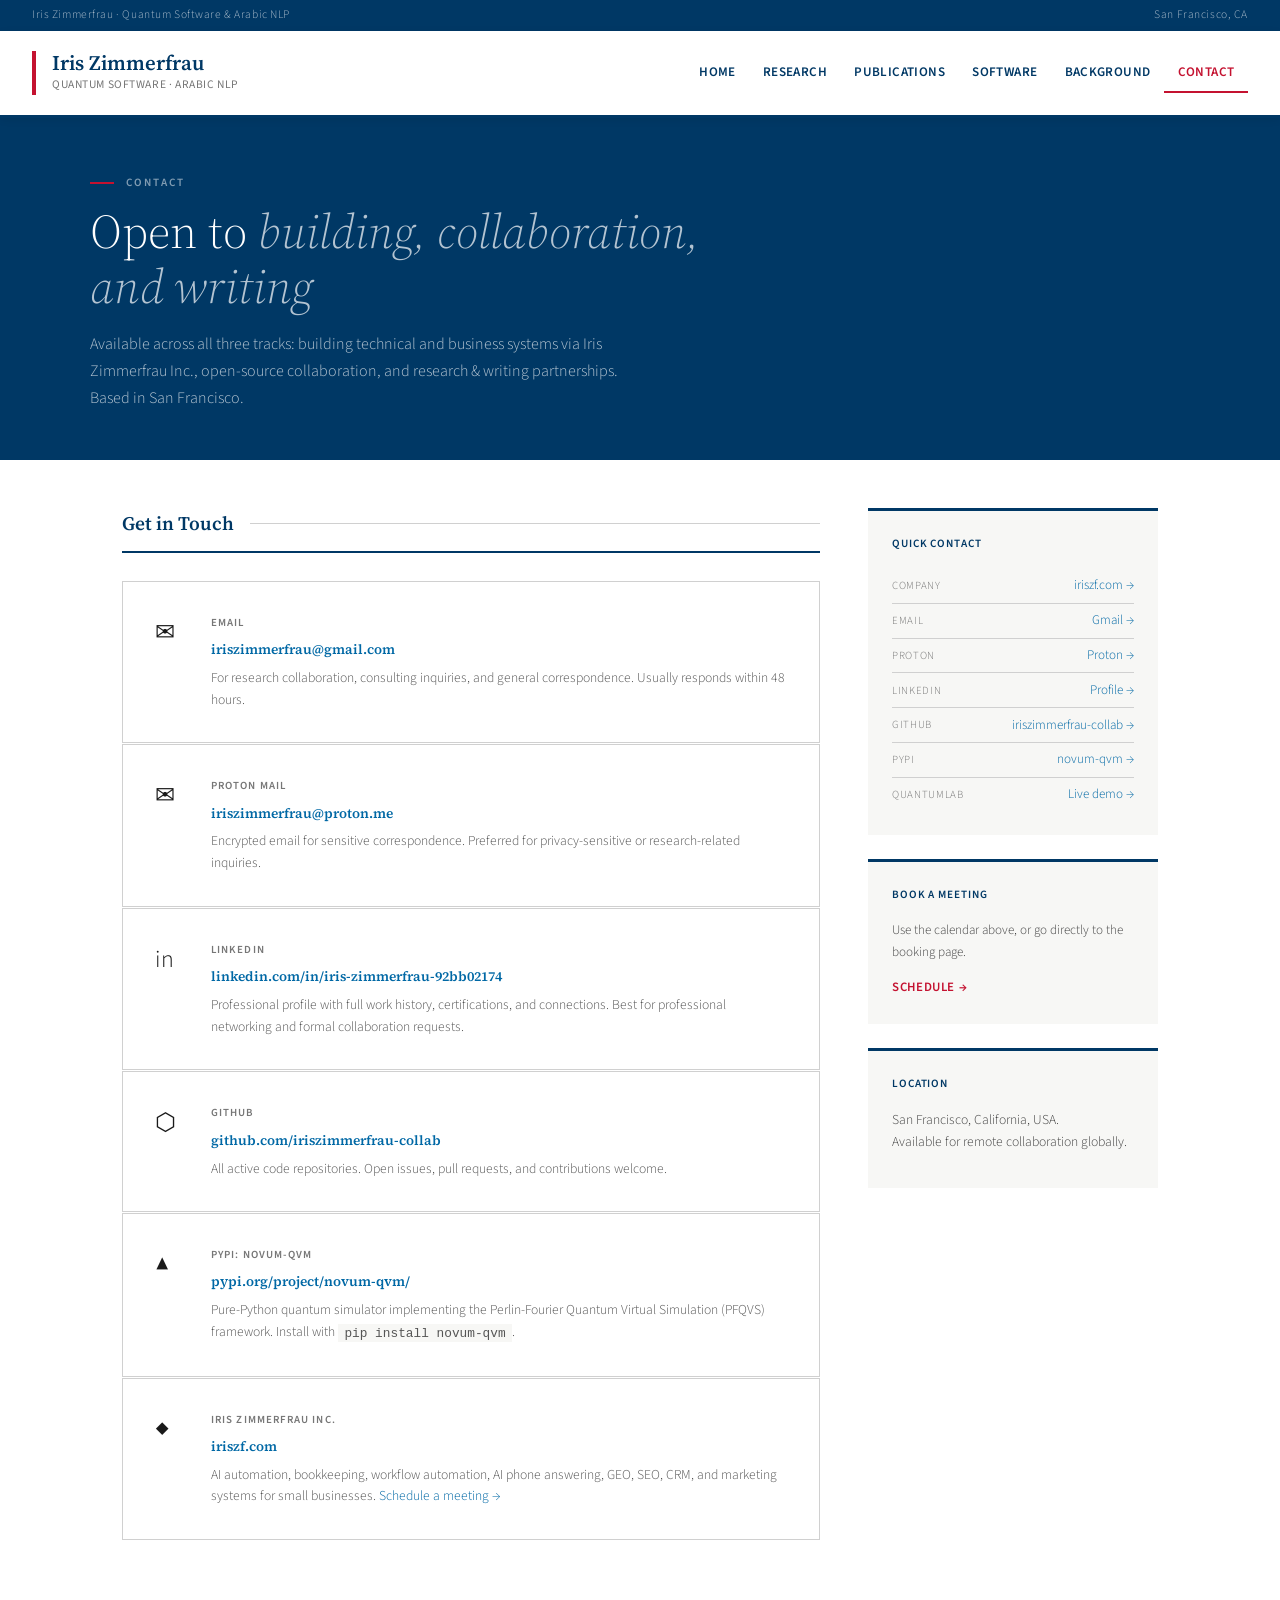
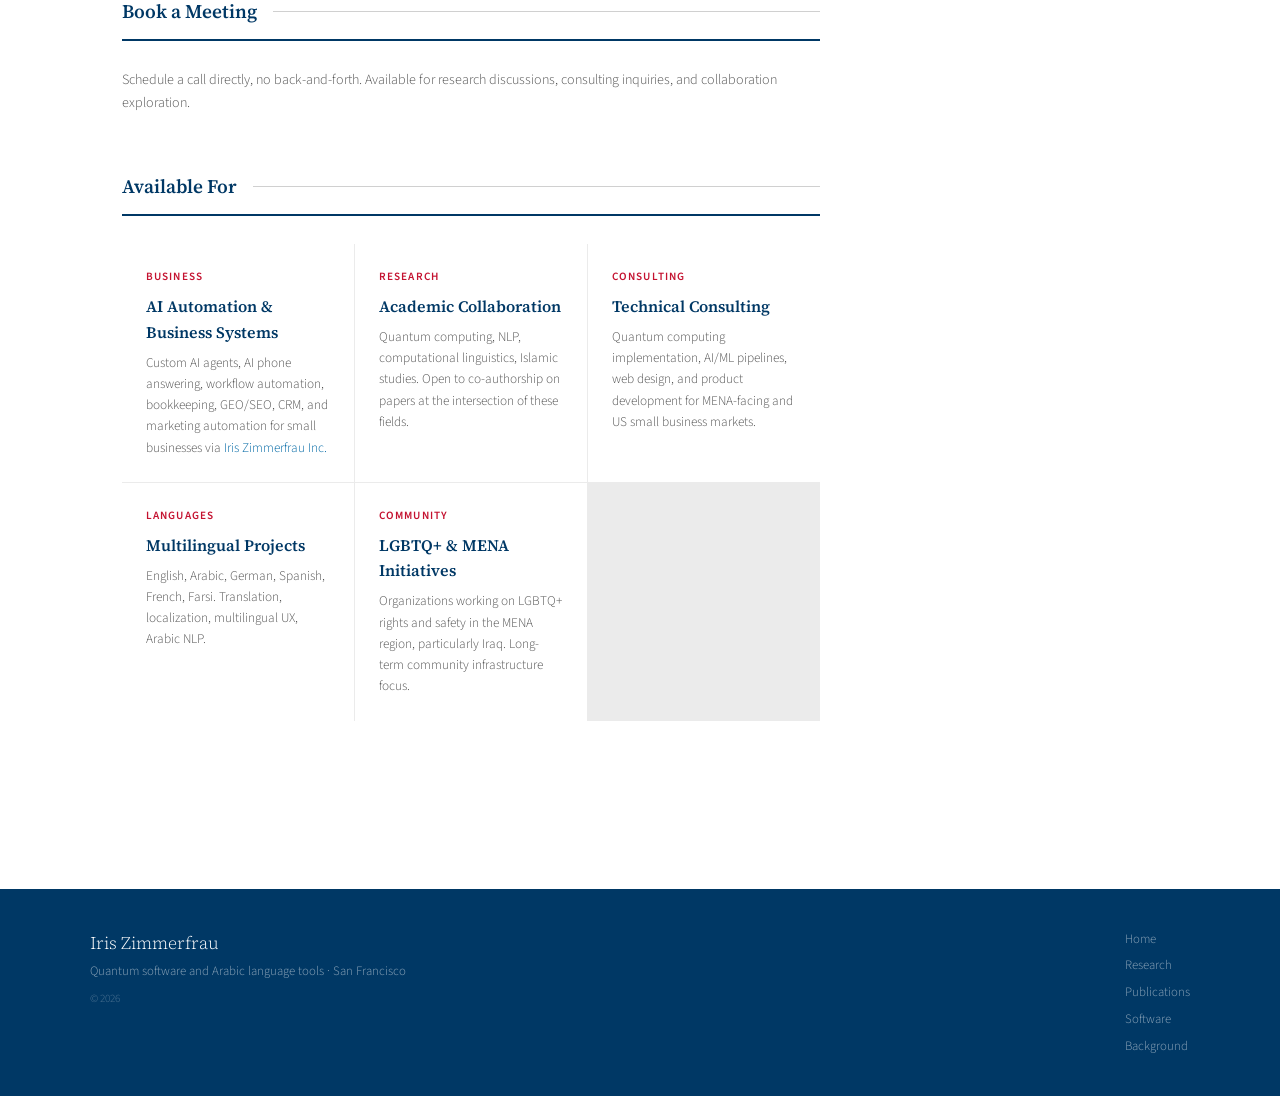
<file: public/personal-page/contact.html>
<!DOCTYPE html>
<html lang="en">
<head>
<meta charset="UTF-8">
<meta name="viewport" content="width=device-width, initial-scale=1.0">

<title>Contact | Iris Zimmerfrau · Academic Collaboration, Consulting & Iris Zimmerfrau Inc.</title>
<meta name="description" content="Contact Iris Zimmerfrau for academic collaboration, research partnerships, technical consulting, multilingual project work, or AI automation and business systems consulting via Iris Zimmerfrau Inc. Based in San Francisco.">
<meta name="author" content="Iris Zimmerfrau">
<meta name="theme-color" content="#5145CD">
<meta name="robots" content="index, follow, max-snippet:-1, max-image-preview:large">
<link rel="canonical" href="https://iriszf.com/personal-page/contact.html">

<!-- Favicons -->
<link rel="icon" href="/favicon.svg" type="image/svg+xml">
<link rel="apple-touch-icon" href="/apple-icon">

<meta property="og:type" content="website">
<meta property="og:title" content="Contact | Iris Zimmerfrau">
<meta property="og:description" content="Academic collaboration, research partnerships, technical consulting, and multilingual projects. Based in San Francisco.">
<meta property="og:url" content="https://iriszf.com/personal-page/contact.html">
<meta property="og:image" content="https://iriszf.com/personal-page/og-image.png">
<meta property="og:image:width" content="1200">
<meta property="og:image:height" content="630">
<meta name="twitter:card" content="summary_large_image">
<meta name="twitter:image" content="https://iriszf.com/personal-page/og-image.png">

<link rel="preconnect" href="https://fonts.googleapis.com" crossorigin>
<link rel="preconnect" href="https://fonts.gstatic.com" crossorigin>
<link href="https://fonts.googleapis.com/css2?family=Source+Serif+4:ital,opsz,wght@0,8..60,300;0,8..60,400;0,8..60,600;1,8..60,300;1,8..60,400&family=Source+Sans+3:wght@300;400;600&display=swap" rel="stylesheet">
<link rel="stylesheet" href="style.css">
<style>
  .contact-card {
    border: 1px solid var(--border);
    padding: 2rem;
    margin-bottom: 1px;
    display: flex;
    align-items: flex-start;
    gap: 1.5rem;
    transition: border-color 0.2s;
  }
  .contact-card:hover { border-color: var(--navy); }
  .contact-icon { font-size: 1.5rem; min-width: 32px; }
  .contact-card-label { font-size: 0.68rem; font-weight: 600; text-transform: uppercase; letter-spacing: 0.1em; color: var(--mid-gray); margin-bottom: 0.3rem; }
  .contact-card-name { font-family: 'Source Serif 4', serif; font-size: 1.05rem; font-weight: 600; color: var(--navy); margin-bottom: 0.25rem; }
  .contact-card-desc { font-size: 0.85rem; color: #555; }
  .contact-card a { color: var(--blue-accent); font-size: 0.85rem; }
</style>
</head>
<body>

<div class="topbar">
  <span>Iris Zimmerfrau · Quantum Software &amp; Arabic NLP</span>
  <span>San Francisco, CA</span>
</div>

<header>
  <a href="/personal-page/" class="logo-block">
    <div class="logo-bar"></div>
    <div>
      <span class="logo-name">Iris Zimmerfrau</span>
      <span class="logo-title">Quantum Software · Arabic NLP</span>
    </div>
  </a>
  <nav>
    <a href="/personal-page/">Home</a>
    <a href="research.html">Research</a>
    <a href="publications.html">Publications</a>
    <a href="software.html">Software</a>
    <a href="background.html">Background</a>
    <a href="contact.html" class="active">Contact</a>
  </nav>
</header>

<div class="page-hero">
  <div class="page-hero-inner">
    <p class="page-hero-label">Contact</p>
    <h1>Open to <em>building, collaboration, and writing</em></h1>
    <p class="page-hero-sub">Available across all three tracks: building technical and business systems via Iris Zimmerfrau Inc., open-source collaboration, and research &amp; writing partnerships. Based in San Francisco.</p>
  </div>
</div>

<div class="page-inner">
<div class="content-grid">

  <main>
    <section style="margin-bottom:3.5rem;">
      <div class="section-header">
        <h2>Get in Touch</h2>
        <div class="section-header-rule"></div>
      </div>

      <div class="contact-card">
        <div class="contact-icon">✉</div>
        <div>
          <p class="contact-card-label">Email</p>
          <p class="contact-card-name"><a href="mailto:iriszimmerfrau@gmail.com">iriszimmerfrau@gmail.com</a></p>
          <p class="contact-card-desc">For research collaboration, consulting inquiries, and general correspondence. Usually responds within 48 hours.</p>
        </div>
      </div>

      <div class="contact-card">
        <div class="contact-icon">✉</div>
        <div>
          <p class="contact-card-label">Proton Mail</p>
          <p class="contact-card-name"><a href="mailto:iriszimmerfrau@proton.me">iriszimmerfrau@proton.me</a></p>
          <p class="contact-card-desc">Encrypted email for sensitive correspondence. Preferred for privacy-sensitive or research-related inquiries.</p>
        </div>
      </div>

      <div class="contact-card">
        <div class="contact-icon">in</div>
        <div>
          <p class="contact-card-label">LinkedIn</p>
          <p class="contact-card-name"><a href="https://www.linkedin.com/in/iris-zimmerfrau-92bb02174/" target="_blank" rel="noopener">linkedin.com/in/iris-zimmerfrau-92bb02174</a></p>
          <p class="contact-card-desc">Professional profile with full work history, certifications, and connections. Best for professional networking and formal collaboration requests.</p>
        </div>
      </div>

      <div class="contact-card">
        <div class="contact-icon">⬡</div>
        <div>
          <p class="contact-card-label">GitHub</p>
          <p class="contact-card-name"><a href="https://github.com/iriszimmerfrau-collab" target="_blank" rel="noopener">github.com/iriszimmerfrau-collab</a></p>
          <p class="contact-card-desc">All active code repositories. Open issues, pull requests, and contributions welcome.</p>
        </div>
      </div>

      <div class="contact-card">
        <div class="contact-icon">▲</div>
        <div>
          <p class="contact-card-label">PyPI: novum-qvm</p>
          <p class="contact-card-name"><a href="https://pypi.org/project/novum-qvm/" target="_blank" rel="noopener">pypi.org/project/novum-qvm/</a></p>
          <p class="contact-card-desc">Pure-Python quantum simulator implementing the Perlin-Fourier Quantum Virtual Simulation (PFQVS) framework. Install with <code style="font-size:0.8rem;background:var(--off-white);padding:0.1rem 0.4rem;">pip install novum-qvm</code>.</p>
        </div>
      </div>

      <div class="contact-card">
        <div class="contact-icon">◆</div>
        <div>
          <p class="contact-card-label">Iris Zimmerfrau Inc.</p>
          <p class="contact-card-name"><a href="https://iriszf.com" target="_blank" rel="noopener">iriszf.com</a></p>
          <p class="contact-card-desc">AI automation, bookkeeping, workflow automation, AI phone answering, GEO, SEO, CRM, and marketing systems for small businesses. <a href="https://iriszf.com/book-meeting">Schedule a meeting →</a></p>
        </div>
      </div>
    </section>

    <section style="margin-bottom:3.5rem;">
      <div class="section-header">
        <h2>Book a Meeting</h2>
        <div class="section-header-rule"></div>
      </div>
      <p style="font-size:0.88rem;color:#555;line-height:1.65;margin-bottom:1.5rem;">Schedule a call directly, no back-and-forth. Available for research discussions, consulting inquiries, and collaboration exploration.</p>
      <!-- Koalendar Inline Embed Start -->
      <div id="inline-widget-meet-with-iris-zimmerfrau"></div>
      <script>window.Koalendar=window.Koalendar||function(){(Koalendar.props=Koalendar.props||[]).push(arguments)};</script>
      <script async src="https://koalendar.com/assets/widget.js"></script>
      <script>Koalendar('inline', {"url":"https://koalendar.com/e/meet-with-iris-zimmerfrau","selector":"#inline-widget-meet-with-iris-zimmerfrau"});</script>
      <!-- Koalendar Inline Embed End -->
    </section>

    <section style="margin-bottom:3.5rem;">
      <div class="section-header">
        <h2>Available For</h2>
        <div class="section-header-rule"></div>
      </div>

      <div style="display:grid;grid-template-columns:repeat(auto-fit,minmax(220px,1fr));gap:1px;background:var(--light-gray);">
        <div style="background:white;padding:1.5rem;">
          <p style="font-size:0.7rem;font-weight:600;text-transform:uppercase;letter-spacing:0.1em;color:var(--red);margin-bottom:0.5rem;">Business</p>
          <p style="font-family:'Source Serif 4',serif;font-size:1rem;font-weight:600;color:var(--navy);margin-bottom:0.4rem;">AI Automation & Business Systems</p>
          <p style="font-size:0.83rem;color:#555;line-height:1.6;">Custom AI agents, AI phone answering, workflow automation, bookkeeping, GEO/SEO, CRM, and marketing automation for small businesses via <a href="https://iriszf.com">Iris Zimmerfrau Inc.</a></p>
        </div>
        <div style="background:white;padding:1.5rem;">
          <p style="font-size:0.7rem;font-weight:600;text-transform:uppercase;letter-spacing:0.1em;color:var(--red);margin-bottom:0.5rem;">Research</p>
          <p style="font-family:'Source Serif 4',serif;font-size:1rem;font-weight:600;color:var(--navy);margin-bottom:0.4rem;">Academic Collaboration</p>
          <p style="font-size:0.83rem;color:#555;line-height:1.6;">Quantum computing, NLP, computational linguistics, Islamic studies. Open to co-authorship on papers at the intersection of these fields.</p>
        </div>
        <div style="background:white;padding:1.5rem;">
          <p style="font-size:0.7rem;font-weight:600;text-transform:uppercase;letter-spacing:0.1em;color:var(--red);margin-bottom:0.5rem;">Consulting</p>
          <p style="font-family:'Source Serif 4',serif;font-size:1rem;font-weight:600;color:var(--navy);margin-bottom:0.4rem;">Technical Consulting</p>
          <p style="font-size:0.83rem;color:#555;line-height:1.6;">Quantum computing implementation, AI/ML pipelines, web design, and product development for MENA-facing and US small business markets.</p>
        </div>
        <div style="background:white;padding:1.5rem;">
          <p style="font-size:0.7rem;font-weight:600;text-transform:uppercase;letter-spacing:0.1em;color:var(--red);margin-bottom:0.5rem;">Languages</p>
          <p style="font-family:'Source Serif 4',serif;font-size:1rem;font-weight:600;color:var(--navy);margin-bottom:0.4rem;">Multilingual Projects</p>
          <p style="font-size:0.83rem;color:#555;line-height:1.6;">English, Arabic, German, Spanish, French, Farsi. Translation, localization, multilingual UX, Arabic NLP.</p>
        </div>
        <div style="background:white;padding:1.5rem;">
          <p style="font-size:0.7rem;font-weight:600;text-transform:uppercase;letter-spacing:0.1em;color:var(--red);margin-bottom:0.5rem;">Community</p>
          <p style="font-family:'Source Serif 4',serif;font-size:1rem;font-weight:600;color:var(--navy);margin-bottom:0.4rem;">LGBTQ+ & MENA Initiatives</p>
          <p style="font-size:0.83rem;color:#555;line-height:1.6;">Organizations working on LGBTQ+ rights and safety in the MENA region, particularly Iraq. Long-term community infrastructure focus.</p>
        </div>
      </div>
    </section>
  </main>

  <aside class="sidebar">
    <div class="sidebar-sticky">
      <div class="sidebar-block">
        <h3>Quick Contact</h3>
        <ul class="contact-list">
          <li><span class="label">Company</span><a href="https://iriszf.com" target="_blank" rel="noopener">iriszf.com →</a></li>
          <li><span class="label">Email</span><a href="mailto:iriszimmerfrau@gmail.com">Gmail →</a></li>
          <li><span class="label">Proton</span><a href="mailto:iriszimmerfrau@proton.me">Proton →</a></li>
          <li><span class="label">LinkedIn</span><a href="https://www.linkedin.com/in/iris-zimmerfrau-92bb02174/" target="_blank" rel="noopener">Profile →</a></li>
          <li><span class="label">GitHub</span><a href="https://github.com/iriszimmerfrau-collab" target="_blank" rel="noopener">iriszimmerfrau-collab →</a></li>
          <li><span class="label">PyPI</span><a href="https://pypi.org/project/novum-qvm/" target="_blank" rel="noopener">novum-qvm →</a></li>
          <li><span class="label">QuantumLab</span><a href="https://iriszimmerfrau-collab.github.io/qlab/" target="_blank" rel="noopener">Live demo →</a></li>
        </ul>
      </div>
      <div class="sidebar-block">
        <h3>Book a Meeting</h3>
        <p class="bio-text" style="font-size:0.82rem;">Use the calendar above, or go directly to the booking page.</p>
        <a href="https://koalendar.com/e/meet-with-iris-zimmerfrau" target="_blank" rel="noopener" style="font-size:0.8rem;font-weight:600;color:var(--red);letter-spacing:0.05em;text-transform:uppercase;">Schedule →</a>
      </div>
      <div class="sidebar-block">
        <h3>Location</h3>
        <p class="bio-text">San Francisco, California, USA.<br>Available for remote collaboration globally.</p>
      </div>
    </div>
  </aside>

</div>
</div>

<footer>
  <div class="footer-inner">
    <div>
      <p class="footer-name">Iris Zimmerfrau</p>
      <p class="footer-tagline">Quantum software and Arabic language tools · San Francisco</p>
      <p class="footer-copy">© 2026</p>
    </div>
    <div class="footer-links">
      <a href="/personal-page/">Home</a>
      <a href="research.html">Research</a>
      <a href="publications.html">Publications</a>
      <a href="software.html">Software</a>
      <a href="background.html">Background</a>
    </div>
  </div>
</footer>

</body>
</html>
</file>
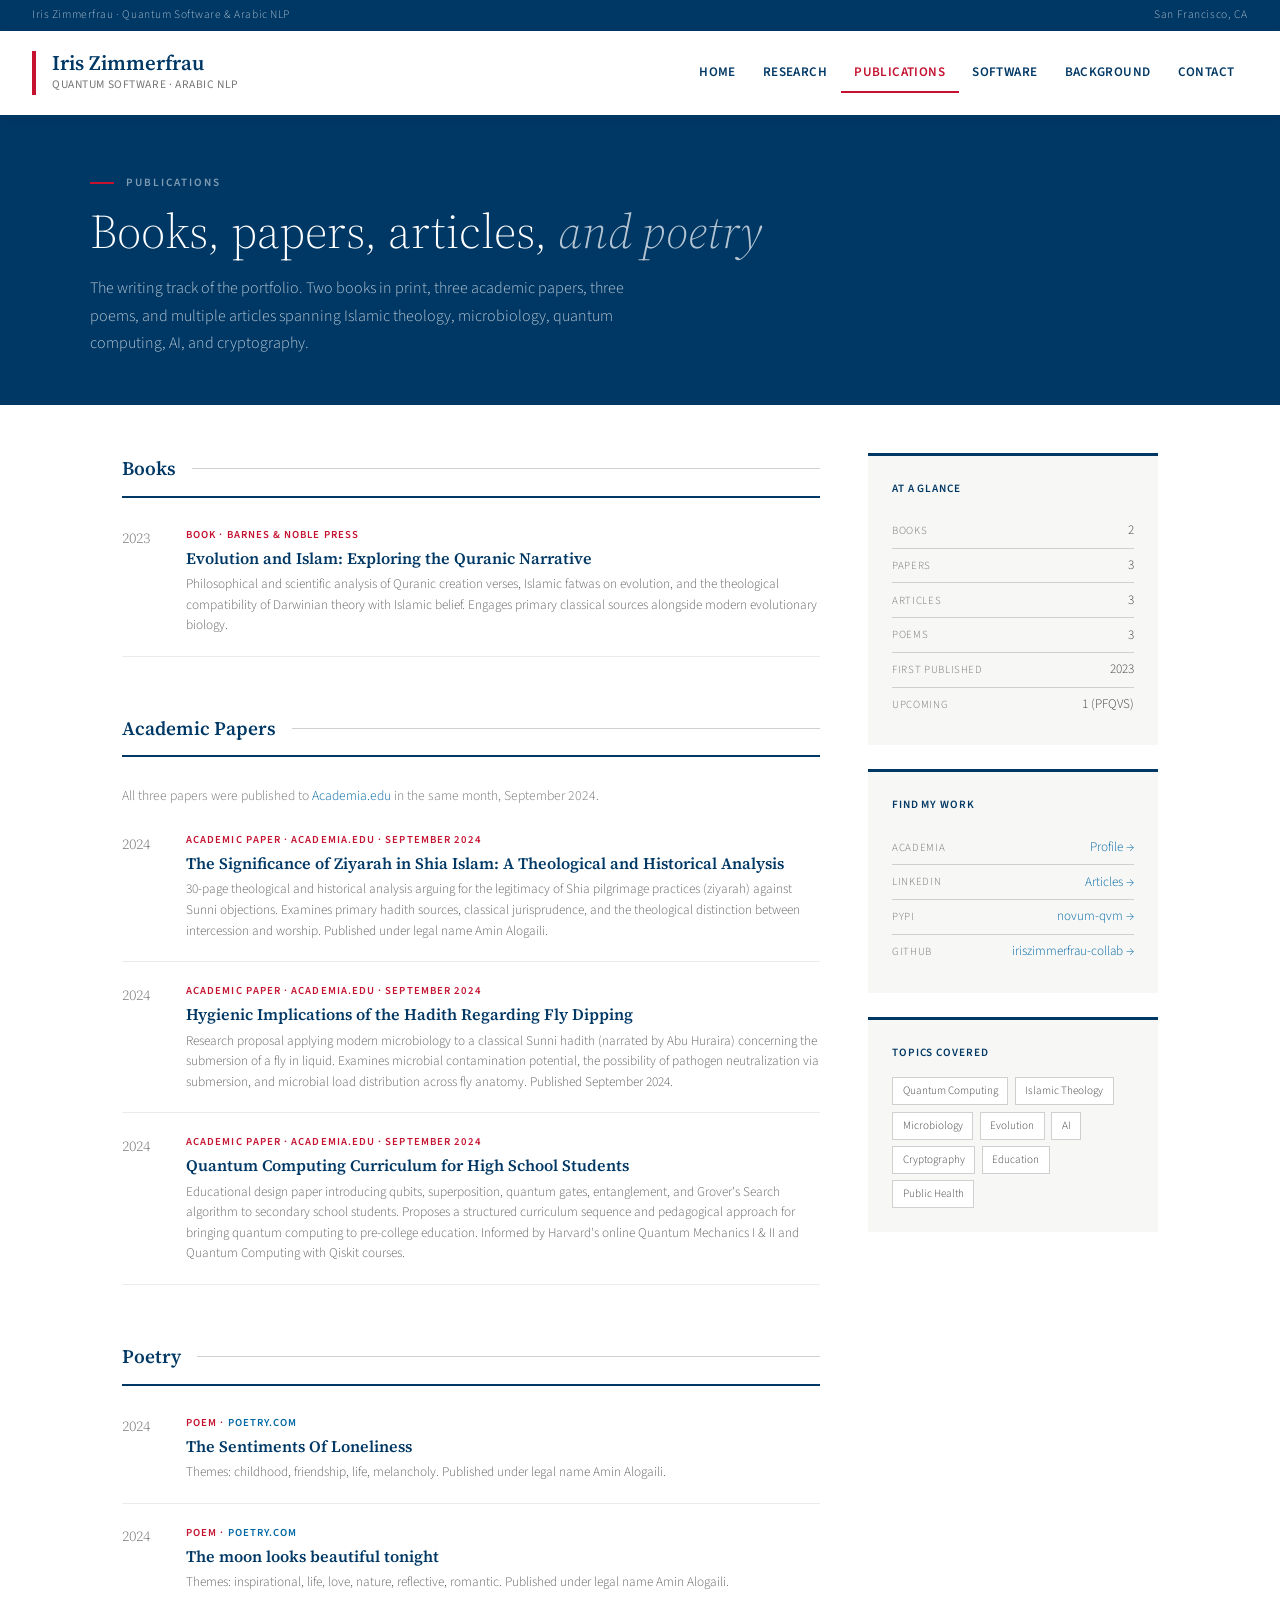
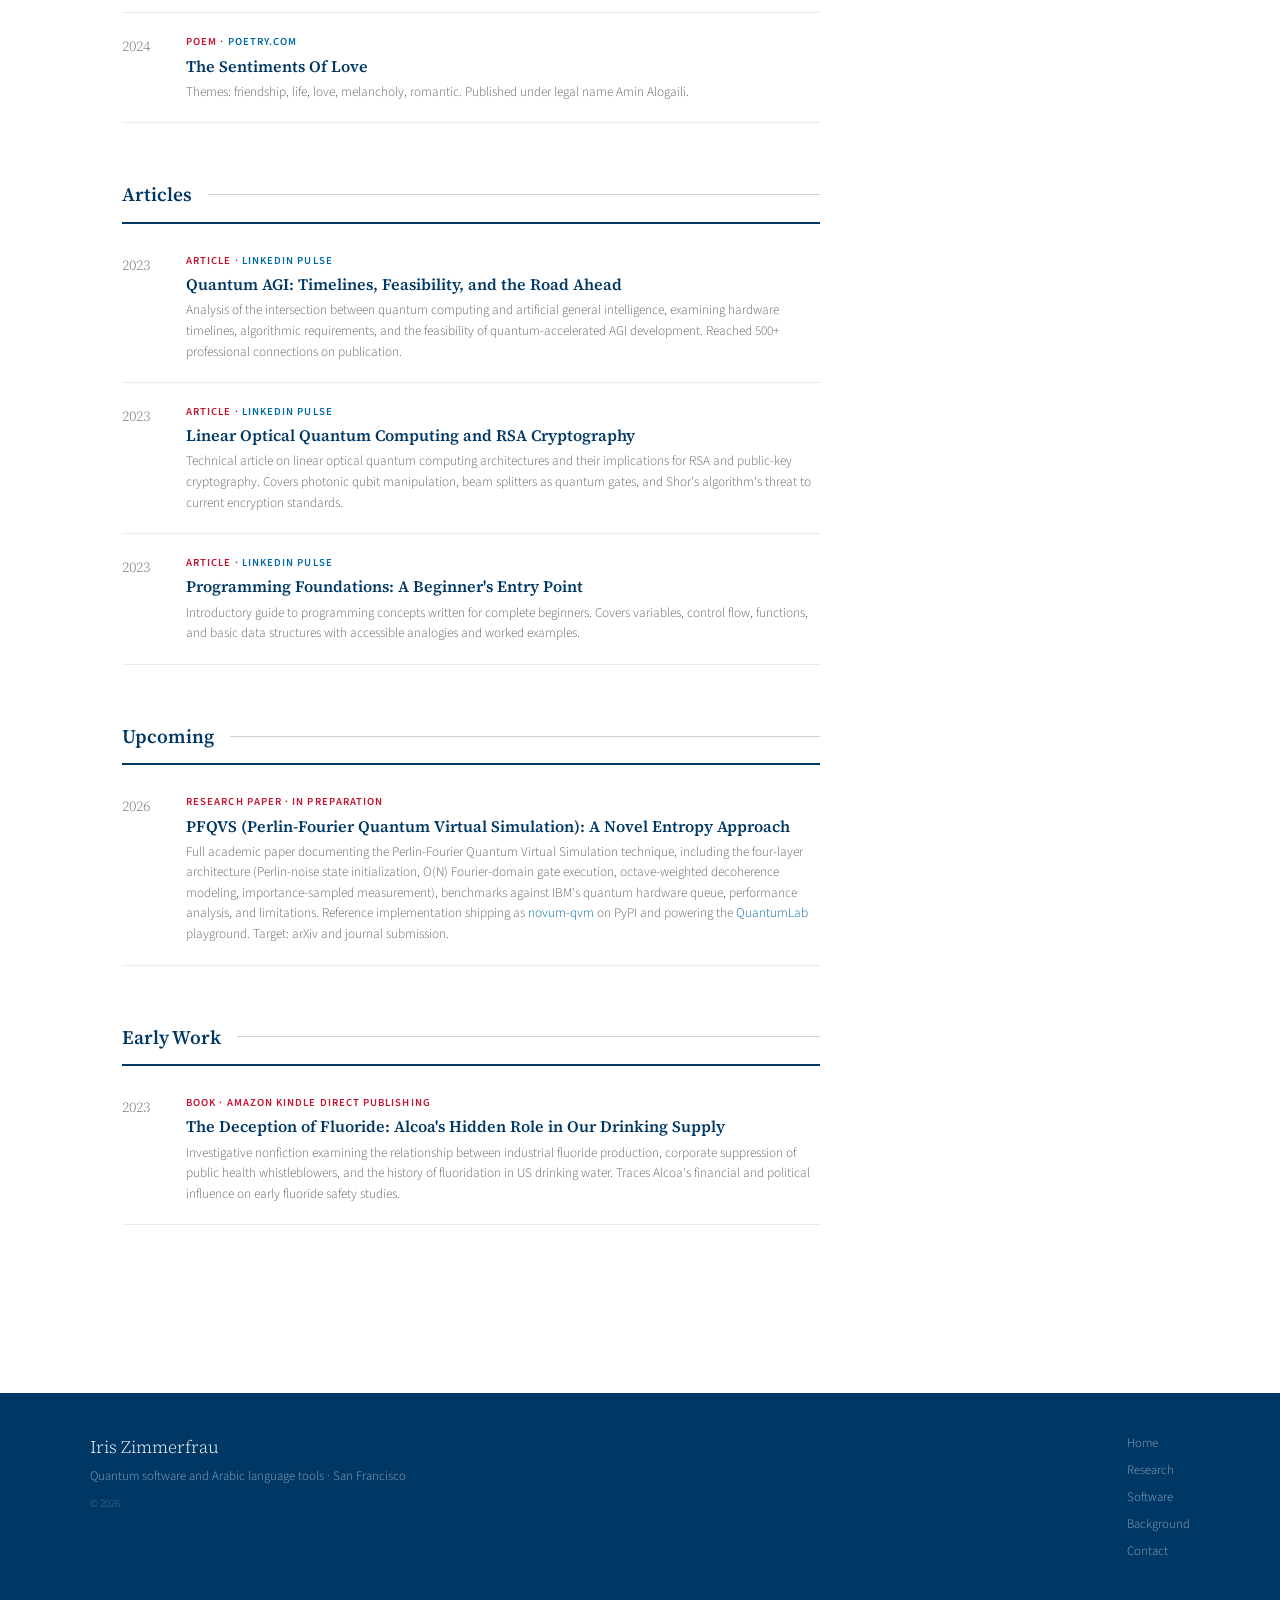
<file: public/personal-page/publications.html>
<!DOCTYPE html>
<html lang="en">
<head>
<meta charset="UTF-8">
<meta name="viewport" content="width=device-width, initial-scale=1.0">

<title>Publications | Iris Zimmerfrau · Books, Academic Papers & Articles</title>
<meta name="description" content="Publications by Iris Zimmerfrau: two books (Amazon, Barnes & Noble), three academic papers on Academia.edu, and LinkedIn Pulse articles on quantum computing and AI.">
<meta name="author" content="Iris Zimmerfrau">
<meta name="theme-color" content="#5145CD">
<meta name="robots" content="index, follow, max-snippet:-1, max-image-preview:large">
<link rel="canonical" href="https://iriszf.com/personal-page/publications.html">

<!-- Favicons -->
<link rel="icon" href="/favicon.svg" type="image/svg+xml">
<link rel="apple-touch-icon" href="/apple-icon">

<meta property="og:type" content="website">
<meta property="og:title" content="Publications | Iris Zimmerfrau">
<meta property="og:description" content="Books, academic papers, and articles by Iris Zimmerfrau on quantum computing, Islamic theology, microbiology, and AI.">
<meta property="og:url" content="https://iriszf.com/personal-page/publications.html">
<meta property="og:site_name" content="Iris Zimmerfrau">
<meta property="og:image" content="https://iriszf.com/personal-page/og-image.png">
<meta property="og:image:width" content="1200">
<meta property="og:image:height" content="630">
<meta name="twitter:card" content="summary_large_image">
<meta name="twitter:image" content="https://iriszf.com/personal-page/og-image.png">

<script type="application/ld+json">
[
  {
    "@context": "https://schema.org",
    "@type": "Book",
    "name": "Evolution and Islam: Exploring the Quranic Narrative",
    "author": {"@type": "Person", "name": "Iris Zimmerfrau"},
    "datePublished": "2023",
    "publisher": "Barnes & Noble"
  },
  {
    "@context": "https://schema.org",
    "@type": "Book",
    "name": "The Deception of Fluoride: Alcoa's Hidden Role in Our Drinking Supply",
    "author": {"@type": "Person", "name": "Iris Zimmerfrau"},
    "datePublished": "2023",
    "publisher": "Amazon"
  },
  {
    "@context": "https://schema.org",
    "@type": "ScholarlyArticle",
    "name": "The Significance of Ziyarah in Shia Islam: A Theological and Historical Analysis",
    "author": {"@type": "Person", "name": "Iris Zimmerfrau", "alternateName": "Amin Alogaili"},
    "datePublished": "2024-09",
    "url": "https://www.academia.edu/124094312/The_Significance_of_Ziyarah_in_Shia_Islam_A_Theological_and_Historical_Analysis",
    "publisher": {"@type": "Organization", "name": "Academia.edu"}
  }
]
</script>

<link rel="preconnect" href="https://fonts.googleapis.com" crossorigin>
<link rel="preconnect" href="https://fonts.gstatic.com" crossorigin>
<link href="https://fonts.googleapis.com/css2?family=Source+Serif+4:ital,opsz,wght@0,8..60,300;0,8..60,400;0,8..60,600;1,8..60,300;1,8..60,400&family=Source+Sans+3:wght@300;400;600&display=swap" rel="stylesheet">
<link rel="stylesheet" href="style.css">
</head>
<body>

<div class="topbar">
  <span>Iris Zimmerfrau · Quantum Software &amp; Arabic NLP</span>
  <span>San Francisco, CA</span>
</div>

<header>
  <a href="/personal-page/" class="logo-block">
    <div class="logo-bar"></div>
    <div>
      <span class="logo-name">Iris Zimmerfrau</span>
      <span class="logo-title">Quantum Software · Arabic NLP</span>
    </div>
  </a>
  <nav>
    <a href="/personal-page/">Home</a>
    <a href="research.html">Research</a>
    <a href="publications.html" class="active">Publications</a>
    <a href="software.html">Software</a>
    <a href="background.html">Background</a>
    <a href="contact.html">Contact</a>
  </nav>
</header>

<div class="page-hero">
  <div class="page-hero-inner">
    <p class="page-hero-label">Publications</p>
    <h1>Books, papers, articles, <em>and poetry</em></h1>
    <p class="page-hero-sub">The writing track of the portfolio. Two books in print, three academic papers, three poems, and multiple articles spanning Islamic theology, microbiology, quantum computing, AI, and cryptography.</p>
  </div>
</div>

<div class="page-inner">
<div class="content-grid">

  <main>

    <section style="margin-bottom:3.5rem;">
      <div class="section-header">
        <h2>Books</h2>
        <div class="section-header-rule"></div>
      </div>

      <article class="pub-item">
        <div class="pub-year">2023</div>
        <div class="pub-body">
          <p class="pub-venue">Book · Barnes & Noble Press</p>
          <p class="pub-title">Evolution and Islam: Exploring the Quranic Narrative</p>
          <p class="pub-desc">Philosophical and scientific analysis of Quranic creation verses, Islamic fatwas on evolution, and the theological compatibility of Darwinian theory with Islamic belief. Engages primary classical sources alongside modern evolutionary biology.</p>
        </div>
      </article>
    </section>

    <section style="margin-bottom:3.5rem;">
      <div class="section-header">
        <h2>Academic Papers</h2>
        <div class="section-header-rule"></div>
      </div>
      <p style="font-size:0.85rem;color:var(--mid-gray);margin-bottom:1.5rem;">All three papers were published to <a href="https://independent.academia.edu/AminAlogaili" target="_blank" rel="noopener">Academia.edu</a> in the same month, September 2024.</p>

      <article class="pub-item">
        <div class="pub-year">2024</div>
        <div class="pub-body">
          <p class="pub-venue">Academic Paper · Academia.edu · September 2024</p>
          <p class="pub-title"><a href="https://www.academia.edu/124094312/The_Significance_of_Ziyarah_in_Shia_Islam_A_Theological_and_Historical_Analysis" target="_blank" rel="noopener">The Significance of Ziyarah in Shia Islam: A Theological and Historical Analysis</a></p>
          <p class="pub-desc">30-page theological and historical analysis arguing for the legitimacy of Shia pilgrimage practices (ziyarah) against Sunni objections. Examines primary hadith sources, classical jurisprudence, and the theological distinction between intercession and worship. Published under legal name Amin Alogaili.</p>
        </div>
      </article>

      <article class="pub-item">
        <div class="pub-year">2024</div>
        <div class="pub-body">
          <p class="pub-venue">Academic Paper · Academia.edu · September 2024</p>
          <p class="pub-title"><a href="https://independent.academia.edu/AminAlogaili" target="_blank" rel="noopener">Hygienic Implications of the Hadith Regarding Fly Dipping</a></p>
          <p class="pub-desc">Research proposal applying modern microbiology to a classical Sunni hadith (narrated by Abu Huraira) concerning the submersion of a fly in liquid. Examines microbial contamination potential, the possibility of pathogen neutralization via submersion, and microbial load distribution across fly anatomy. Published September 2024.</p>
        </div>
      </article>

      <article class="pub-item">
        <div class="pub-year">2024</div>
        <div class="pub-body">
          <p class="pub-venue">Academic Paper · Academia.edu · September 2024</p>
          <p class="pub-title"><a href="https://independent.academia.edu/AminAlogaili" target="_blank" rel="noopener">Quantum Computing Curriculum for High School Students</a></p>
          <p class="pub-desc">Educational design paper introducing qubits, superposition, quantum gates, entanglement, and Grover's Search algorithm to secondary school students. Proposes a structured curriculum sequence and pedagogical approach for bringing quantum computing to pre-college education. Informed by Harvard's online Quantum Mechanics I & II and Quantum Computing with Qiskit courses.</p>
        </div>
      </article>
    </section>

    <section style="margin-bottom:3.5rem;">
      <div class="section-header">
        <h2>Poetry</h2>
        <div class="section-header-rule"></div>
      </div>

      <article class="pub-item">
        <div class="pub-year">2024</div>
        <div class="pub-body">
          <p class="pub-venue">Poem · <a href="https://www.poetry.com/poet/Amin+Alogaili" target="_blank" rel="noopener">Poetry.com</a></p>
          <p class="pub-title">The Sentiments Of Loneliness</p>
          <p class="pub-desc">Themes: childhood, friendship, life, melancholy. Published under legal name Amin Alogaili.</p>
        </div>
      </article>

      <article class="pub-item">
        <div class="pub-year">2024</div>
        <div class="pub-body">
          <p class="pub-venue">Poem · <a href="https://www.poetry.com/poet/Amin+Alogaili" target="_blank" rel="noopener">Poetry.com</a></p>
          <p class="pub-title">The moon looks beautiful tonight</p>
          <p class="pub-desc">Themes: inspirational, life, love, nature, reflective, romantic. Published under legal name Amin Alogaili.</p>
        </div>
      </article>

      <article class="pub-item">
        <div class="pub-year">2024</div>
        <div class="pub-body">
          <p class="pub-venue">Poem · <a href="https://www.poetry.com/poet/Amin+Alogaili" target="_blank" rel="noopener">Poetry.com</a></p>
          <p class="pub-title">The Sentiments Of Love</p>
          <p class="pub-desc">Themes: friendship, life, love, melancholy, romantic. Published under legal name Amin Alogaili.</p>
        </div>
      </article>
    </section>

    <section style="margin-bottom:3.5rem;">
      <div class="section-header">
        <h2>Articles</h2>
        <div class="section-header-rule"></div>
      </div>

      <article class="pub-item">
        <div class="pub-year">2023</div>
        <div class="pub-body">
          <p class="pub-venue">Article · <a href="https://www.linkedin.com/in/iris-zimmerfrau-92bb02174/" target="_blank" rel="noopener">LinkedIn Pulse</a></p>
          <p class="pub-title">Quantum AGI: Timelines, Feasibility, and the Road Ahead</p>
          <p class="pub-desc">Analysis of the intersection between quantum computing and artificial general intelligence, examining hardware timelines, algorithmic requirements, and the feasibility of quantum-accelerated AGI development. Reached 500+ professional connections on publication.</p>
        </div>
      </article>

      <article class="pub-item">
        <div class="pub-year">2023</div>
        <div class="pub-body">
          <p class="pub-venue">Article · <a href="https://www.linkedin.com/in/iris-zimmerfrau-92bb02174/" target="_blank" rel="noopener">LinkedIn Pulse</a></p>
          <p class="pub-title">Linear Optical Quantum Computing and RSA Cryptography</p>
          <p class="pub-desc">Technical article on linear optical quantum computing architectures and their implications for RSA and public-key cryptography. Covers photonic qubit manipulation, beam splitters as quantum gates, and Shor's algorithm's threat to current encryption standards.</p>
        </div>
      </article>

      <article class="pub-item">
        <div class="pub-year">2023</div>
        <div class="pub-body">
          <p class="pub-venue">Article · <a href="https://www.linkedin.com/in/iris-zimmerfrau-92bb02174/" target="_blank" rel="noopener">LinkedIn Pulse</a></p>
          <p class="pub-title">Programming Foundations: A Beginner's Entry Point</p>
          <p class="pub-desc">Introductory guide to programming concepts written for complete beginners. Covers variables, control flow, functions, and basic data structures with accessible analogies and worked examples.</p>
        </div>
      </article>
    </section>

    <section style="margin-bottom:3.5rem;">
      <div class="section-header">
        <h2>Upcoming</h2>
        <div class="section-header-rule"></div>
      </div>

      <article class="pub-item">
        <div class="pub-year">2026</div>
        <div class="pub-body">
          <p class="pub-venue">Research Paper · In Preparation</p>
          <p class="pub-title">PFQVS (Perlin-Fourier Quantum Virtual Simulation): A Novel Entropy Approach</p>
          <p class="pub-desc">Full academic paper documenting the Perlin-Fourier Quantum Virtual Simulation technique, including the four-layer architecture (Perlin-noise state initialization, O(N) Fourier-domain gate execution, octave-weighted decoherence modeling, importance-sampled measurement), benchmarks against IBM's quantum hardware queue, performance analysis, and limitations. Reference implementation shipping as <a href="https://pypi.org/project/novum-qvm/" target="_blank" rel="noopener">novum-qvm</a> on PyPI and powering the <a href="https://iriszimmerfrau-collab.github.io/qlab/" target="_blank" rel="noopener">QuantumLab</a> playground. Target: arXiv and journal submission.</p>
        </div>
      </article>
    </section>

    <section style="margin-bottom:3.5rem;">
      <div class="section-header">
        <h2>Early Work</h2>
        <div class="section-header-rule"></div>
      </div>

      <article class="pub-item">
        <div class="pub-year">2023</div>
        <div class="pub-body">
          <p class="pub-venue">Book · Amazon Kindle Direct Publishing</p>
          <p class="pub-title">The Deception of Fluoride: Alcoa's Hidden Role in Our Drinking Supply</p>
          <p class="pub-desc">Investigative nonfiction examining the relationship between industrial fluoride production, corporate suppression of public health whistleblowers, and the history of fluoridation in US drinking water. Traces Alcoa's financial and political influence on early fluoride safety studies.</p>
        </div>
      </article>
    </section>

  </main>

  <aside class="sidebar">
    <div class="sidebar-sticky">
      <div class="sidebar-block">
        <h3>At a Glance</h3>
        <ul class="contact-list">
          <li><span class="label">Books</span><span>2</span></li>
          <li><span class="label">Papers</span><span>3</span></li>
          <li><span class="label">Articles</span><span>3</span></li>
          <li><span class="label">Poems</span><span>3</span></li>
          <li><span class="label">First Published</span><span>2023</span></li>
          <li><span class="label">Upcoming</span><span>1 (PFQVS)</span></li>
        </ul>
      </div>
      <div class="sidebar-block">
        <h3>Find My Work</h3>
        <ul class="contact-list">
          <li><span class="label">Academia</span><a href="https://independent.academia.edu/AminAlogaili" target="_blank" rel="noopener">Profile →</a></li>
          <li><span class="label">LinkedIn</span><a href="https://www.linkedin.com/in/iris-zimmerfrau-92bb02174/" target="_blank" rel="noopener">Articles →</a></li>
          <li><span class="label">PyPI</span><a href="https://pypi.org/project/novum-qvm/" target="_blank" rel="noopener">novum-qvm →</a></li>
          <li><span class="label">GitHub</span><a href="https://github.com/iriszimmerfrau-collab" target="_blank" rel="noopener">iriszimmerfrau-collab →</a></li>
        </ul>
      </div>
      <div class="sidebar-block">
        <h3>Topics Covered</h3>
        <div class="expertise-tags">
          <span class="exp-tag">Quantum Computing</span>
          <span class="exp-tag">Islamic Theology</span>
          <span class="exp-tag">Microbiology</span>
          <span class="exp-tag">Evolution</span>
          <span class="exp-tag">AI</span>
          <span class="exp-tag">Cryptography</span>
          <span class="exp-tag">Education</span>
          <span class="exp-tag">Public Health</span>
        </div>
      </div>
    </div>
  </aside>

</div>
</div>

<footer>
  <div class="footer-inner">
    <div>
      <p class="footer-name">Iris Zimmerfrau</p>
      <p class="footer-tagline">Quantum software and Arabic language tools · San Francisco</p>
      <p class="footer-copy">© 2026</p>
    </div>
    <div class="footer-links">
      <a href="/personal-page/">Home</a>
      <a href="research.html">Research</a>
      <a href="software.html">Software</a>
      <a href="background.html">Background</a>
      <a href="contact.html">Contact</a>
    </div>
  </div>
</footer>

</body>
</html>
</file>
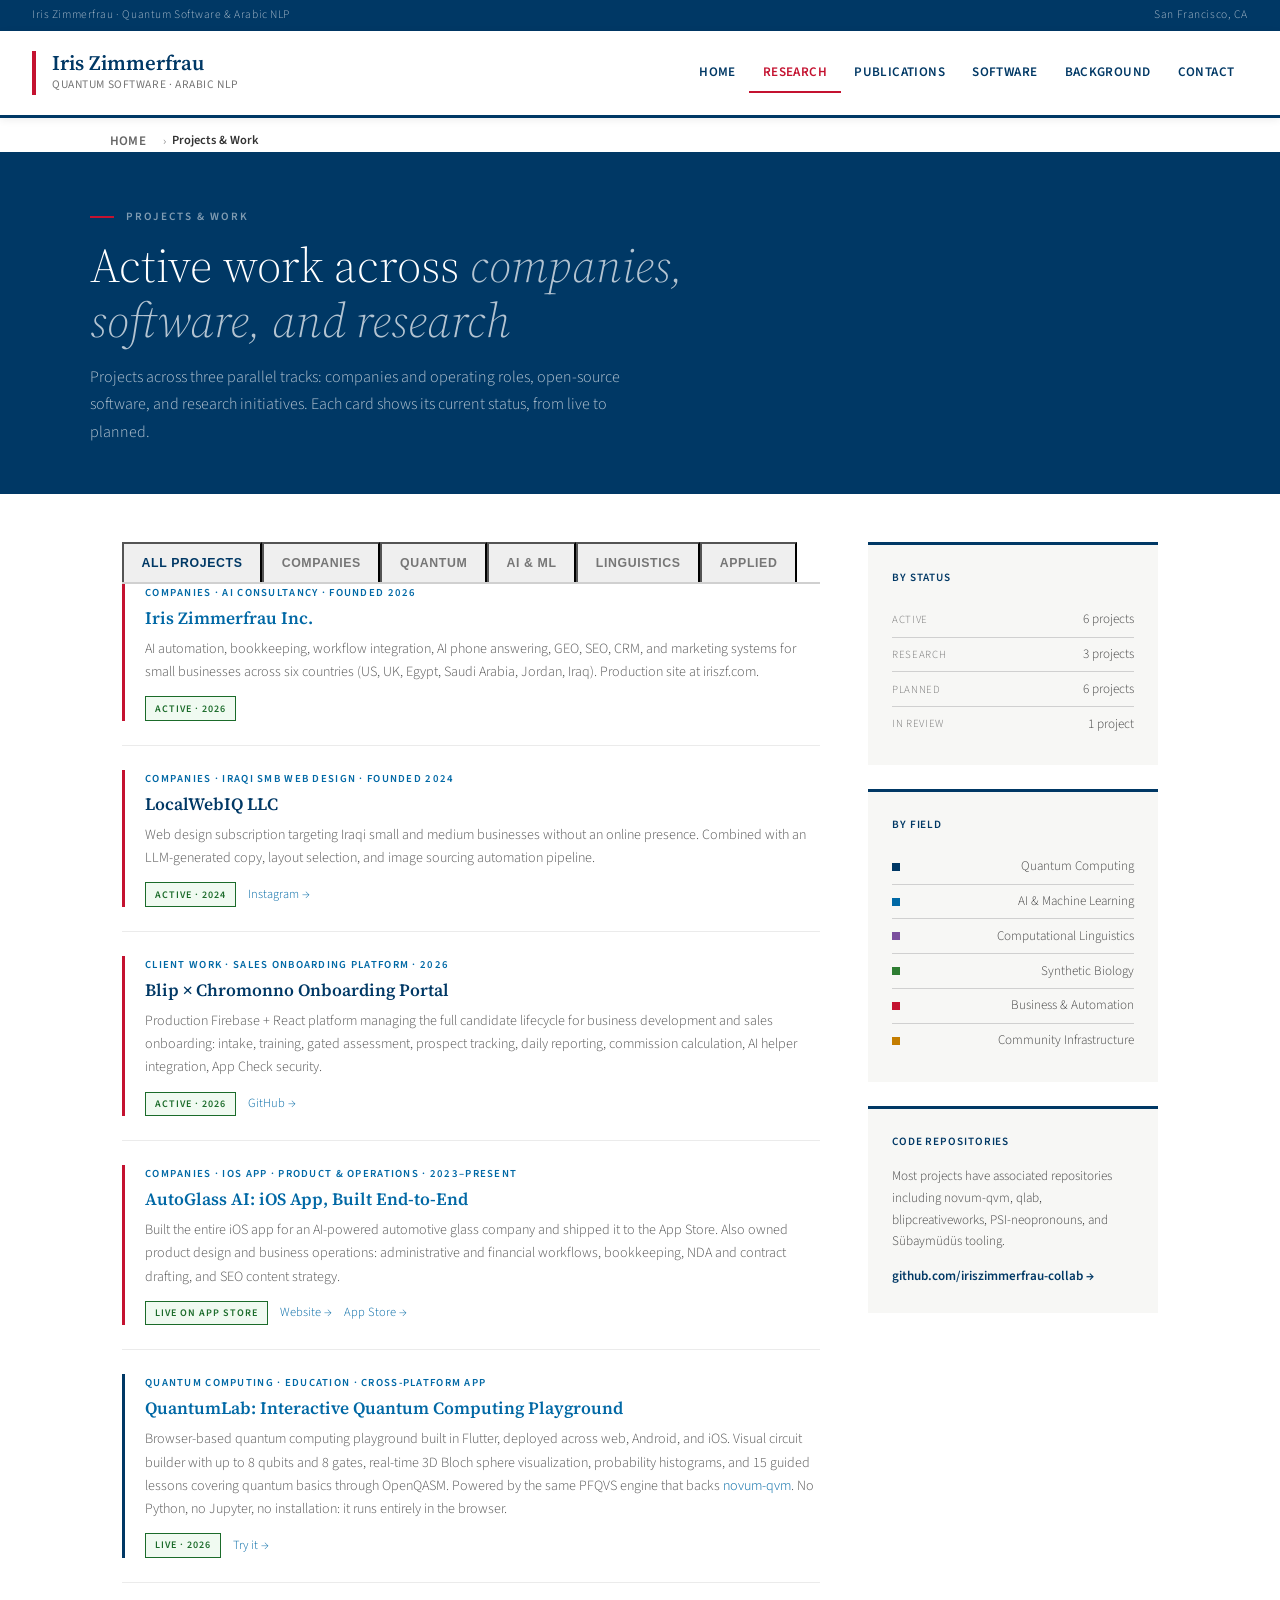
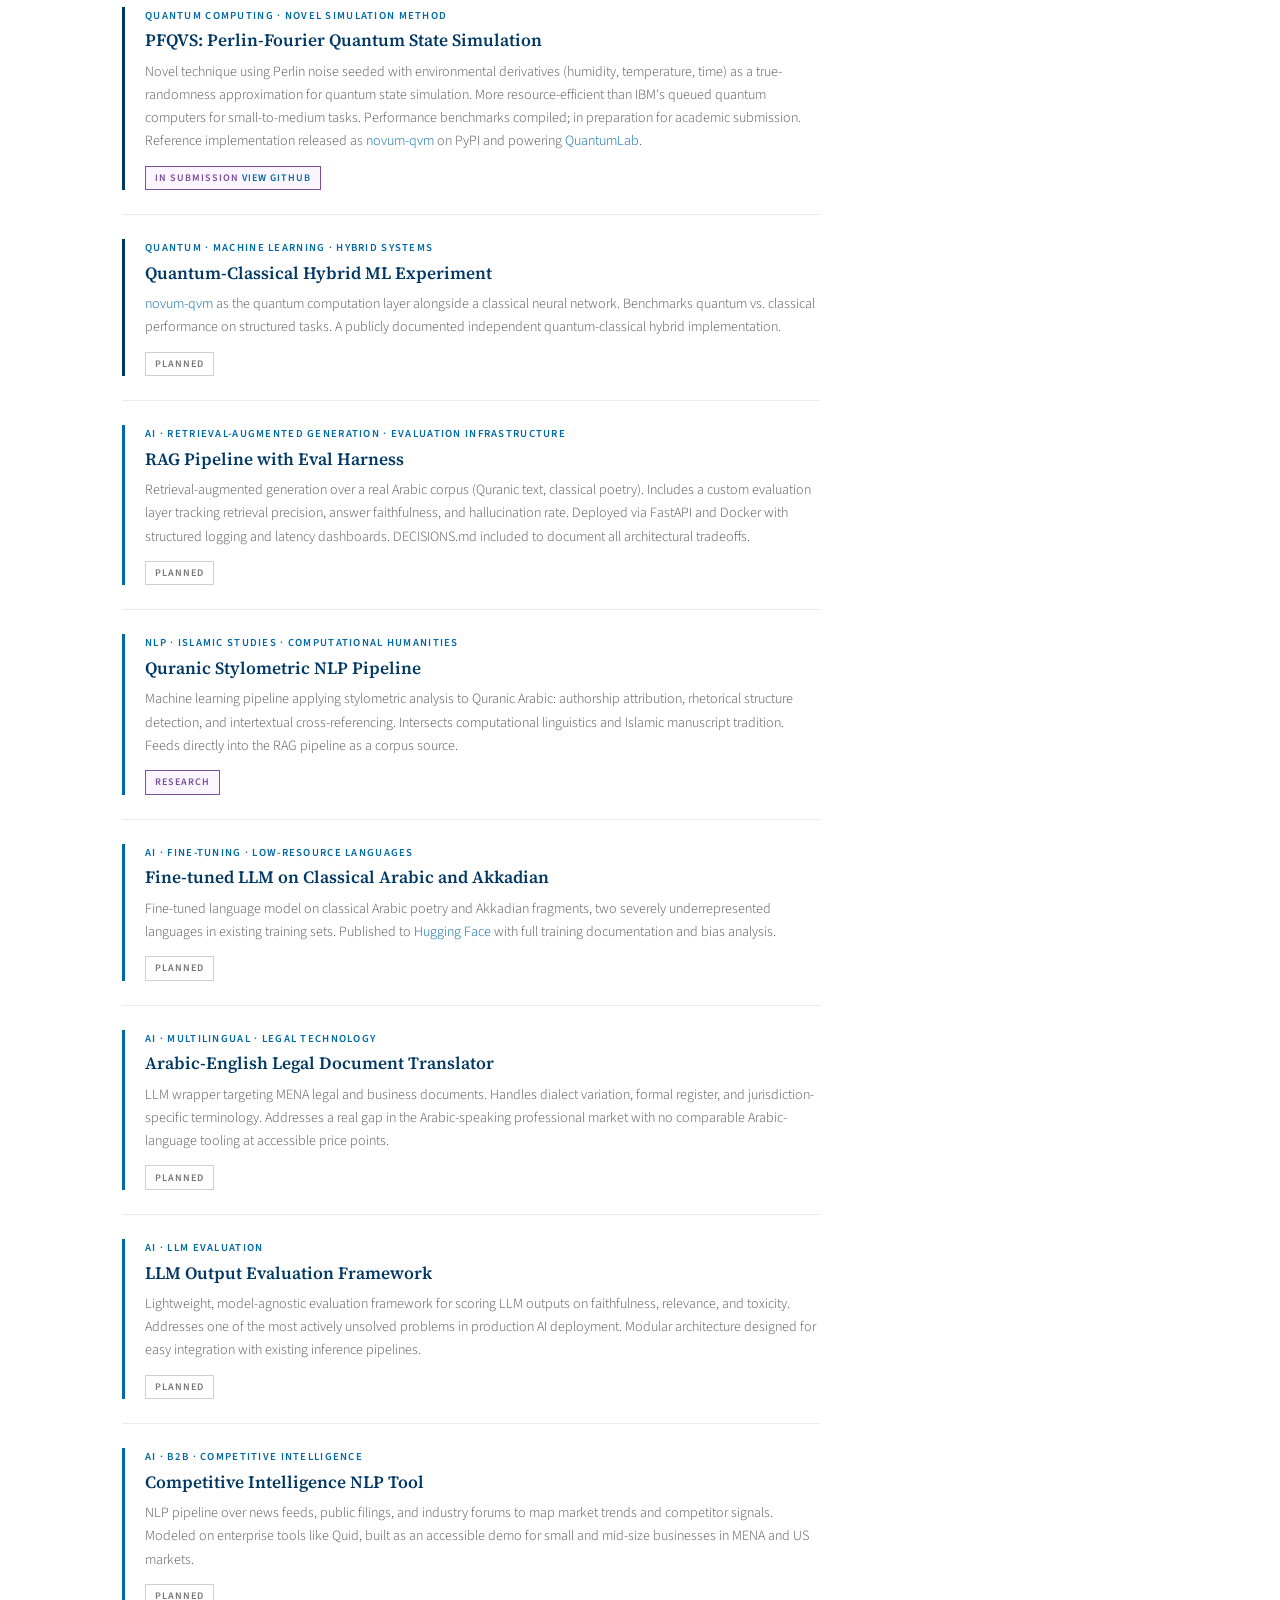
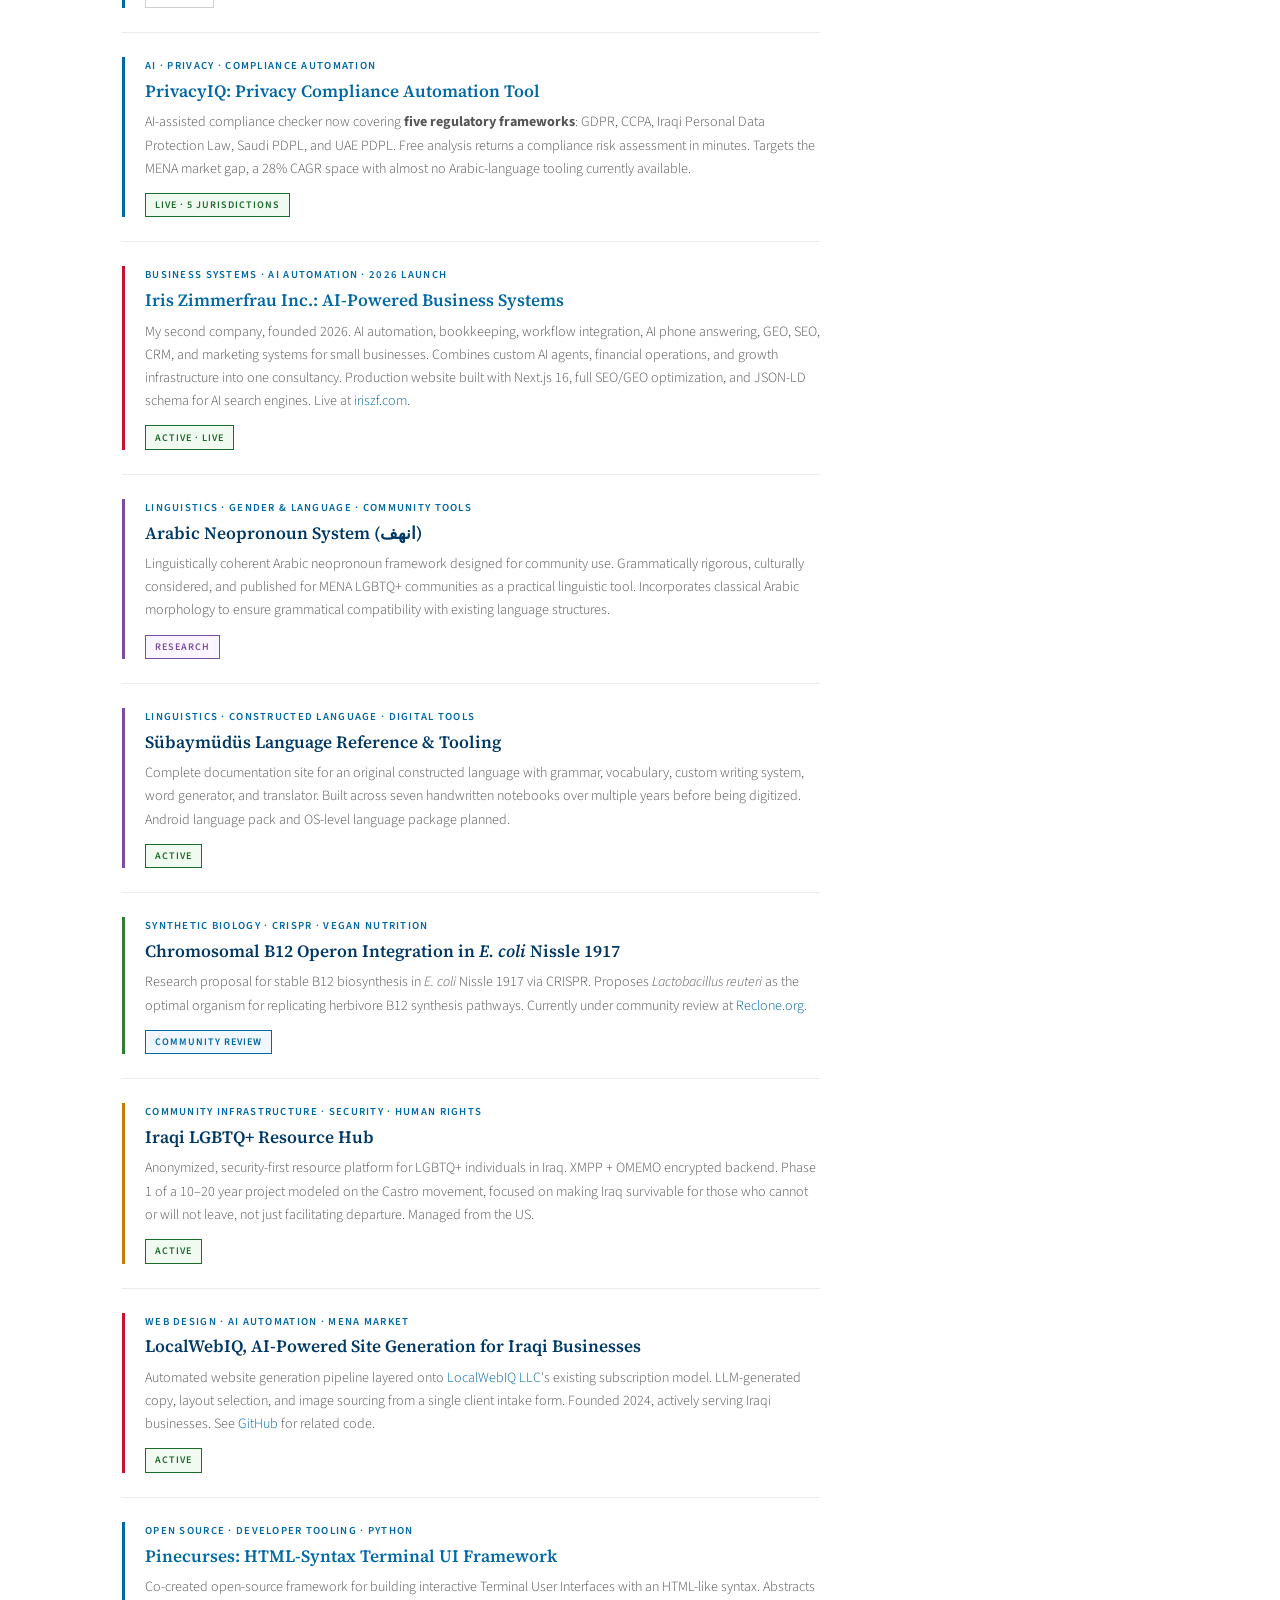
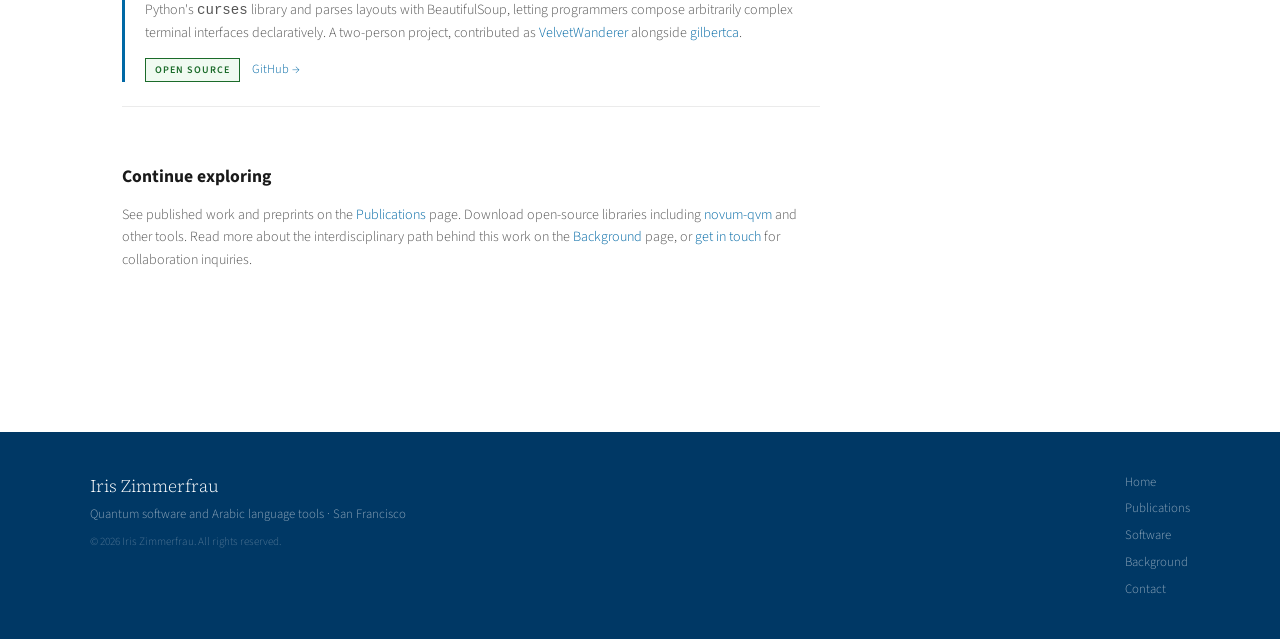
<file: public/personal-page/research.html>
<!DOCTYPE html>
<html lang="en">
<head>
<meta charset="UTF-8">
<meta name="viewport" content="width=device-width, initial-scale=1.0">

<!-- Primary Meta -->
<title>Projects & Work | Iris Zimmerfrau · Companies, Software, Research</title>
<meta name="description" content="Work by Iris Zimmerfrau across companies and client work (Iris Zimmerfrau Inc., LocalWebIQ LLC, Blip × Chromonno), open-source software (novum-qvm, QuantumLab, PrivacyIQ, انهف Arabic neopronouns, Iraqi LGBTQ+ Resource Hub), and research initiatives.">
<meta name="author" content="Iris Zimmerfrau">
<meta name="robots" content="index, follow, max-snippet:-1, max-image-preview:large">
<meta name="theme-color" content="#5145CD">
<link rel="canonical" href="https://iriszf.com/personal-page/research.html">

<!-- Favicons -->
<link rel="icon" href="/favicon.svg" type="image/svg+xml">
<link rel="apple-touch-icon" href="/apple-icon">

<!-- Performance hints -->
<link rel="preconnect" href="https://fonts.googleapis.com" crossorigin>
<link rel="preconnect" href="https://fonts.gstatic.com" crossorigin>

<!-- Open Graph -->
<meta property="og:type" content="website">
<meta property="og:title" content="Projects & Work | Iris Zimmerfrau">
<meta property="og:description" content="Projects across three tracks: companies, open-source software, and research. Iris Zimmerfrau Inc., LocalWebIQ, novum-qvm, QuantumLab, PrivacyIQ, انهف, the Iraqi LGBTQ+ Resource Hub, and more.">
<meta property="og:url" content="https://iriszf.com/personal-page/research.html">
<meta property="og:site_name" content="Iris Zimmerfrau">
<meta property="og:image" content="https://iriszf.com/personal-page/og-image.png">
<meta property="og:image:width" content="1200">
<meta property="og:image:height" content="630">
<meta property="og:image:alt" content="Iris Zimmerfrau, Research & Projects overview">

<!-- Twitter Card -->
<meta name="twitter:card" content="summary_large_image">
<meta name="twitter:title" content="Projects & Work | Iris Zimmerfrau">
<meta name="twitter:description" content="Projects across companies, open-source software, and research.">
<meta name="twitter:image" content="https://iriszf.com/personal-page/og-image.png">

<!-- Structured Data: BreadcrumbList -->
<script type="application/ld+json">
{
  "@context": "https://schema.org",
  "@type": "BreadcrumbList",
  "itemListElement": [
    {
      "@type": "ListItem",
      "position": 1,
      "name": "Home",
      "item": "https://iriszf.com/"
    },
    {
      "@type": "ListItem",
      "position": 2,
      "name": "Personal",
      "item": "https://iriszf.com/personal-page/"
    },
    {
      "@type": "ListItem",
      "position": 3,
      "name": "Research & Projects",
      "item": "https://iriszf.com/personal-page/research.html"
    }
  ]
}
</script>

<!-- Structured Data: CollectionPage + ItemList with individual CreativeWork entries -->
<script type="application/ld+json">
{
  "@context": "https://schema.org",
  "@type": "CollectionPage",
  "name": "Projects & Work, Iris Zimmerfrau",
  "description": "Projects across three parallel tracks: companies and client work (Iris Zimmerfrau Inc., LocalWebIQ, Blip × Chromonno, AutoGlass AI), open-source software, and research initiatives spanning quantum computing, AI/ML, computational linguistics, synthetic biology, and community infrastructure.",
  "url": "https://iriszf.com/personal-page/research.html",
  "author": {
    "@type": "Person",
    "name": "Iris Zimmerfrau",
    "url": "https://iriszf.com/personal-page/",
    "sameAs": [
      "https://github.com/iriszimmerfrau-collab",
      "https://pypi.org/project/novum-qvm/",
      "https://iriszimmerfrau-collab.github.io/qlab/",
      "https://www.linkedin.com/in/iris-zimmerfrau-92bb02174/"
    ],
    "jobTitle": "Independent Builder & Founder",
    "knowsAbout": ["Quantum Computing", "PFQVS", "Perlin-Fourier Quantum Virtual Simulation", "Natural Language Processing", "Computational Linguistics", "AI Automation", "Business Systems", "Synthetic Biology", "CRISPR", "Arabic Linguistics", "Web Development"]
  },
  "mainEntity": {
    "@type": "ItemList",
    "numberOfItems": 20,
    "itemListElement": [
      {
        "@type": "ListItem",
        "position": 1,
        "item": {
          "@type": "CreativeWork",
          "name": "PFQVS, Perlin-Fourier Quantum State Simulation",
          "description": "Novel quantum state simulation technique using Perlin noise seeded with environmental derivatives as a true-randomness approximation. More resource-efficient than IBM queued quantum computers for small-to-medium tasks.",
          "author": {"@type": "Person", "name": "Iris Zimmerfrau"},
          "about": ["Quantum Computing", "Quantum Simulation", "Perlin Noise"],
          "creativeWorkStatus": "In Submission"
        }
      },
      {
        "@type": "ListItem",
        "position": 2,
        "item": {
          "@type": "CreativeWork",
          "name": "Quantum-Classical Hybrid ML Experiment",
          "description": "novum-qvm as quantum computation layer alongside classical neural network, benchmarking quantum vs classical performance on structured tasks.",
          "author": {"@type": "Person", "name": "Iris Zimmerfrau"},
          "about": ["Quantum Computing", "Machine Learning", "Hybrid Systems"],
          "creativeWorkStatus": "Planned"
        }
      },
      {
        "@type": "ListItem",
        "position": 3,
        "item": {
          "@type": "CreativeWork",
          "name": "RAG Pipeline with Eval Harness",
          "description": "Retrieval-augmented generation over Arabic corpus with custom evaluation layer tracking retrieval precision, answer faithfulness, and hallucination rate.",
          "author": {"@type": "Person", "name": "Iris Zimmerfrau"},
          "about": ["Retrieval-Augmented Generation", "NLP", "Arabic Language"],
          "creativeWorkStatus": "Planned"
        }
      },
      {
        "@type": "ListItem",
        "position": 4,
        "item": {
          "@type": "CreativeWork",
          "name": "Quranic Stylometric NLP Pipeline",
          "description": "Machine learning pipeline applying stylometric analysis to Quranic Arabic, authorship attribution, rhetorical structure detection, and intertextual cross-referencing.",
          "author": {"@type": "Person", "name": "Iris Zimmerfrau"},
          "about": ["NLP", "Stylometry", "Quranic Studies", "Computational Humanities"],
          "creativeWorkStatus": "Research"
        }
      },
      {
        "@type": "ListItem",
        "position": 5,
        "item": {
          "@type": "CreativeWork",
          "name": "Fine-tuned LLM on Classical Arabic and Akkadian",
          "description": "Language model fine-tuned on classical Arabic poetry and Akkadian fragments, two severely underrepresented languages in existing training sets.",
          "author": {"@type": "Person", "name": "Iris Zimmerfrau"},
          "about": ["Fine-tuning", "Low-Resource Languages", "Arabic", "Akkadian"],
          "creativeWorkStatus": "Planned"
        }
      },
      {
        "@type": "ListItem",
        "position": 6,
        "item": {
          "@type": "CreativeWork",
          "name": "Arabic-English Legal Document Translator",
          "description": "LLM wrapper targeting MENA legal and business documents, handling dialect variation, formal register, and jurisdiction-specific terminology.",
          "author": {"@type": "Person", "name": "Iris Zimmerfrau"},
          "about": ["Machine Translation", "Legal Technology", "Arabic NLP"],
          "creativeWorkStatus": "Planned"
        }
      },
      {
        "@type": "ListItem",
        "position": 7,
        "item": {
          "@type": "CreativeWork",
          "name": "LLM Output Evaluation Framework",
          "description": "Lightweight, model-agnostic evaluation framework for scoring LLM outputs on faithfulness, relevance, and toxicity.",
          "author": {"@type": "Person", "name": "Iris Zimmerfrau"},
          "about": ["LLM Evaluation", "AI Safety", "NLP"],
          "creativeWorkStatus": "Planned"
        }
      },
      {
        "@type": "ListItem",
        "position": 8,
        "item": {
          "@type": "CreativeWork",
          "name": "Competitive Intelligence NLP Tool",
          "description": "NLP pipeline over news feeds, public filings, and industry forums for market trend mapping and competitor signal detection.",
          "author": {"@type": "Person", "name": "Iris Zimmerfrau"},
          "about": ["NLP", "Competitive Intelligence", "B2B"],
          "creativeWorkStatus": "Planned"
        }
      },
      {
        "@type": "ListItem",
        "position": 9,
        "item": {
          "@type": "SoftwareApplication",
          "name": "PrivacyIQ, Privacy Compliance Automation Tool",
          "description": "AI-assisted compliance checker covering five regulatory frameworks: GDPR, CCPA, Iraqi PDPL, Saudi PDPL, and UAE PDPL. Targets the MENA market gap.",
          "url": "https://privacy-iq.vercel.app/",
          "author": {"@type": "Person", "name": "Iris Zimmerfrau"},
          "about": ["Privacy", "Compliance", "GDPR", "CCPA", "PDPL", "MENA"],
          "applicationCategory": "BusinessApplication"
        }
      },
      {
        "@type": "ListItem",
        "position": 10,
        "item": {
          "@type": "CreativeWork",
          "name": "Arabic Neopronoun System (انهف)",
          "description": "Linguistically coherent Arabic neopronoun framework incorporating classical Arabic morphology, designed for MENA LGBTQ+ communities.",
          "author": {"@type": "Person", "name": "Iris Zimmerfrau"},
          "about": ["Linguistics", "Arabic", "Gender Studies", "Neopronouns"],
          "inLanguage": "ar",
          "creativeWorkStatus": "Research"
        }
      },
      {
        "@type": "ListItem",
        "position": 11,
        "item": {
          "@type": "CreativeWork",
          "name": "Sübaymüdüs Language Reference & Tooling",
          "description": "Complete documentation for an original constructed language with grammar, vocabulary, custom writing system, word generator, and translator tool.",
          "author": {"@type": "Person", "name": "Iris Zimmerfrau"},
          "about": ["Constructed Languages", "Conlang", "Digital Linguistics"],
          "creativeWorkStatus": "Active"
        }
      },
      {
        "@type": "ListItem",
        "position": 12,
        "item": {
          "@type": "CreativeWork",
          "name": "Chromosomal B12 Operon Integration in E. coli Nissle 1917",
          "description": "Research proposal for stable B12 biosynthesis via CRISPR, proposing Lactobacillus reuteri as optimal organism for replicating herbivore B12 synthesis pathways.",
          "author": {"@type": "Person", "name": "Iris Zimmerfrau"},
          "about": ["Synthetic Biology", "CRISPR", "B12 Biosynthesis", "Vegan Nutrition"],
          "creativeWorkStatus": "Community Review"
        }
      },
      {
        "@type": "ListItem",
        "position": 13,
        "item": {
          "@type": "CreativeWork",
          "name": "Iraqi LGBTQ+ Resource Hub",
          "description": "Anonymized, security-first resource platform for LGBTQ+ individuals in Iraq with XMPP and OMEMO encrypted backend.",
          "author": {"@type": "Person", "name": "Iris Zimmerfrau"},
          "about": ["Community Infrastructure", "Human Rights", "LGBTQ+", "Iraq"],
          "creativeWorkStatus": "Active"
        }
      },
      {
        "@type": "ListItem",
        "position": 14,
        "item": {
          "@type": "SoftwareApplication",
          "name": "LocalWebIQ, AI-Powered Site Generation",
          "description": "Automated website generation pipeline for Iraqi businesses using LLM-generated copy, layout selection, and image sourcing.",
          "url": "https://instagram.com/localwebiq",
          "author": {"@type": "Person", "name": "Iris Zimmerfrau"},
          "about": ["Web Design", "AI Automation", "MENA Market"],
          "applicationCategory": "BusinessApplication"
        }
      },
      {
        "@type": "ListItem",
        "position": 15,
        "item": {
          "@type": "Organization",
          "name": "Iris Zimmerfrau Inc.",
          "description": "AI automation, bookkeeping, workflow automation, AI phone answering, GEO, SEO, CRM, and marketing systems for small businesses. Production website built with Next.js 16 and full SEO/GEO optimization.",
          "url": "https://iriszf.com",
          "founder": {"@type": "Person", "name": "Iris Zimmerfrau"},
          "foundingDate": "2026"
        }
      },
      {
        "@type": "ListItem",
        "position": 16,
        "item": {
          "@type": "SoftwareApplication",
          "name": "QuantumLab: Interactive Quantum Computing Playground",
          "description": "Browser-based quantum computing playground built in Flutter. Visual circuit builder with up to 8 qubits and 8 gates, real-time 3D Bloch sphere, probability histograms, and 15 guided lessons covering quantum basics through OpenQASM. Powered by the PFQVS engine. Cross-platform: web, Android, iOS.",
          "url": "https://iriszimmerfrau-collab.github.io/qlab/",
          "author": {"@type": "Person", "name": "Iris Zimmerfrau"},
          "about": ["Quantum Computing", "Education", "PFQVS", "Cross-Platform App"],
          "applicationCategory": "EducationalApplication",
          "operatingSystem": "Web, Android, iOS"
        }
      }
    ]
  }
}
</script>

<link href="https://fonts.googleapis.com/css2?family=Source+Serif+4:ital,opsz,wght@0,8..60,300;0,8..60,400;0,8..60,600;1,8..60,300;1,8..60,400&family=Source+Sans+3:wght@300;400;600&display=swap" rel="stylesheet">
<link rel="stylesheet" href="style.css">
</head>
<body>

<div class="topbar">
  <span>Iris Zimmerfrau · Quantum Software &amp; Arabic NLP</span>
  <span>San Francisco, CA</span>
</div>

<header>
  <a href="/personal-page/" class="logo-block">
    <div class="logo-bar"></div>
    <div>
      <span class="logo-name">Iris Zimmerfrau</span>
      <span class="logo-title">Quantum Software · Arabic NLP</span>
    </div>
  </a>
  <nav aria-label="Primary navigation">
    <a href="/personal-page/">Home</a>
    <a href="research.html" class="active" aria-current="page">Research</a>
    <a href="publications.html">Publications</a>
    <a href="software.html">Software</a>
    <a href="background.html">Background</a>
    <a href="contact.html">Contact</a>
  </nav>
</header>

<!-- Breadcrumbs (visible) -->
<nav aria-label="Breadcrumb" class="breadcrumb" style="max-width:72rem;margin:0.8rem auto 0;padding:0 2rem;font-size:0.78rem;color:#666;">
  <ol style="list-style:none;display:flex;gap:0.4rem;margin:0;padding:0;">
    <li><a href="/personal-page/" style="color:#666;text-decoration:none;">Home</a> <span aria-hidden="true">›</span></li>
    <li aria-current="page" style="color:#333;font-weight:600;">Projects &amp; Work</li>
  </ol>
</nav>

<div class="page-hero">
  <div class="page-hero-inner">
    <p class="page-hero-label">Projects &amp; Work</p>
    <h1>Active work across <em>companies, software, and research</em></h1>
    <p class="page-hero-sub">Projects across three parallel tracks: companies and operating roles, open-source software, and research initiatives. Each card shows its current status, from live to planned.</p>
  </div>
</div>

<div class="page-inner">
<div class="content-grid">

  <main>
    <section aria-label="Project catalog" style="margin-bottom:3.5rem;">

      <!-- Tab bar with ARIA roles for accessibility -->
      <div class="tab-bar" role="tablist" aria-label="Filter projects by track">
        <button class="tab active" role="tab" aria-selected="true" aria-controls="project-list" onclick="filterProjects(this,'all')">All Projects</button>
        <button class="tab" role="tab" aria-selected="false" aria-controls="project-list" onclick="filterProjects(this,'companies')">Companies</button>
        <button class="tab" role="tab" aria-selected="false" aria-controls="project-list" onclick="filterProjects(this,'quantum')">Quantum</button>
        <button class="tab" role="tab" aria-selected="false" aria-controls="project-list" onclick="filterProjects(this,'ai')">AI &amp; ML</button>
        <button class="tab" role="tab" aria-selected="false" aria-controls="project-list" onclick="filterProjects(this,'linguistics')">Linguistics</button>
        <button class="tab" role="tab" aria-selected="false" aria-controls="project-list" onclick="filterProjects(this,'applied')">Applied</button>
      </div>

      <!-- SINGLE set of project cards — no duplication -->
      <div id="project-list" role="tabpanel">

        <!-- ========== COMPANIES (new track, leads the list) ========== -->
        <article class="research-card" data-category="companies">
          <div class="card-type-bar business" role="presentation" aria-label="Company"></div>
          <div class="card-body">
            <p class="card-topic">Companies · AI Consultancy · Founded 2026</p>
            <h2 class="card-title"><a href="https://iriszf.com" target="_blank" rel="noopener">Iris Zimmerfrau Inc.</a></h2>
            <p class="card-desc">AI automation, bookkeeping, workflow integration, AI phone answering, GEO, SEO, CRM, and marketing systems for small businesses across six countries (US, UK, Egypt, Saudi Arabia, Jordan, Iraq). Production site at iriszf.com.</p>
            <div class="card-meta"><span class="card-status status-active">Active · 2026</span></div>
          </div>
        </article>

        <article class="research-card" data-category="companies">
          <div class="card-type-bar business" role="presentation" aria-label="Company"></div>
          <div class="card-body">
            <p class="card-topic">Companies · Iraqi SMB Web Design · Founded 2024</p>
            <h2 class="card-title">LocalWebIQ LLC</h2>
            <p class="card-desc">Web design subscription targeting Iraqi small and medium businesses without an online presence. Combined with an LLM-generated copy, layout selection, and image sourcing automation pipeline.</p>
            <div class="card-meta"><span class="card-status status-active">Active · 2024</span><a href="https://instagram.com/localwebiq" target="_blank" rel="noopener" style="font-size:0.78rem;">Instagram →</a></div>
          </div>
        </article>

        <article class="research-card" data-category="companies">
          <div class="card-type-bar business" role="presentation" aria-label="Company"></div>
          <div class="card-body">
            <p class="card-topic">Client Work · Sales Onboarding Platform · 2026</p>
            <h2 class="card-title">Blip × Chromonno Onboarding Portal</h2>
            <p class="card-desc">Production Firebase + React platform managing the full candidate lifecycle for business development and sales onboarding: intake, training, gated assessment, prospect tracking, daily reporting, commission calculation, AI helper integration, App Check security.</p>
            <div class="card-meta"><span class="card-status status-active">Active · 2026</span><a href="https://github.com/iriszimmerfrau-collab/blipcreativeworks" target="_blank" rel="noopener" style="font-size:0.78rem;">GitHub →</a></div>
          </div>
        </article>

        <article class="research-card" data-category="companies">
          <div class="card-type-bar business" role="presentation" aria-label="Company"></div>
          <div class="card-body">
            <p class="card-topic">Companies · iOS App · Product &amp; Operations · 2023–present</p>
            <h2 class="card-title"><a href="https://apps.apple.com/us/app/autoglass-ai/id6747781767" target="_blank" rel="noopener">AutoGlass AI: iOS App, Built End-to-End</a></h2>
            <p class="card-desc">Built the entire iOS app for an AI-powered automotive glass company and shipped it to the App Store. Also owned product design and business operations: administrative and financial workflows, bookkeeping, NDA and contract drafting, and SEO content strategy.</p>
            <div class="card-meta"><span class="card-status status-active">Live on App Store</span><a href="https://joinautoglassai.com" target="_blank" rel="noopener" style="font-size:0.78rem;">Website →</a><a href="https://apps.apple.com/us/app/autoglass-ai/id6747781767" target="_blank" rel="noopener" style="font-size:0.78rem;">App Store →</a></div>
          </div>
        </article>

        <!-- ========== SOFTWARE / RESEARCH / OTHER CARDS BELOW ========== -->

        <article class="research-card" data-category="quantum">
          <div class="card-type-bar quantum" role="presentation" aria-label="Quantum computing project"></div>
          <div class="card-body">
            <p class="card-topic">Quantum Computing · Education · Cross-Platform App</p>
            <h2 class="card-title"><a href="https://iriszimmerfrau-collab.github.io/qlab/" target="_blank" rel="noopener">QuantumLab: Interactive Quantum Computing Playground</a></h2>
            <p class="card-desc">Browser-based quantum computing playground built in Flutter, deployed across web, Android, and iOS. Visual circuit builder with up to 8 qubits and 8 gates, real-time 3D Bloch sphere visualization, probability histograms, and 15 guided lessons covering quantum basics through OpenQASM. Powered by the same PFQVS engine that backs <a href="https://pypi.org/project/novum-qvm/" target="_blank" rel="noopener">novum-qvm</a>. No Python, no Jupyter, no installation: it runs entirely in the browser.</p>
            <div class="card-meta"><span class="card-status status-active">Live · 2026</span><a href="https://iriszimmerfrau-collab.github.io/qlab/" target="_blank" rel="noopener" style="font-size:0.78rem;">Try it →</a></div>
          </div>
        </article>

        <article class="research-card" data-category="quantum">
          <div class="card-type-bar quantum" role="presentation" aria-label="Quantum computing project"></div>
          <div class="card-body">
            <p class="card-topic">Quantum Computing · Novel Simulation Method</p>
            <h2 class="card-title">PFQVS: Perlin-Fourier Quantum State Simulation</h2>
            <p class="card-desc">Novel technique using Perlin noise seeded with environmental derivatives (humidity, temperature, time) as a true-randomness approximation for quantum state simulation. More resource-efficient than IBM's queued quantum computers for small-to-medium tasks. Performance benchmarks compiled; in preparation for academic submission. Reference implementation released as <a href="https://pypi.org/project/novum-qvm/" target="_blank" rel="noopener">novum-qvm</a> on PyPI and powering <a href="https://iriszimmerfrau-collab.github.io/qlab/" target="_blank" rel="noopener">QuantumLab</a>.</p>
            <div class="card-meta"><span class="card-status status-research">In Submission <a href="https://github.com/iriszimmerfrau-collab/novum-qvm">View GitHub</a></span></div>
          </div>
        </article>

        <article class="research-card" data-category="quantum">
          <div class="card-type-bar quantum" role="presentation" aria-label="Quantum computing project"></div>
          <div class="card-body">
            <p class="card-topic">Quantum · Machine Learning · Hybrid Systems</p>
            <h2 class="card-title">Quantum-Classical Hybrid ML Experiment</h2>
            <p class="card-desc"><a href="https://pypi.org/project/novum-qvm/" target="_blank" rel="noopener">novum-qvm</a> as the quantum computation layer alongside a classical neural network. Benchmarks quantum vs. classical performance on structured tasks. A publicly documented independent quantum-classical hybrid implementation.</p>
            <div class="card-meta"><span class="card-status status-planned">Planned</span></div>
          </div>
        </article>

        <article class="research-card" data-category="ai">
          <div class="card-type-bar ai" role="presentation" aria-label="AI and machine learning project"></div>
          <div class="card-body">
            <p class="card-topic">AI · Retrieval-Augmented Generation · Evaluation Infrastructure</p>
            <h2 class="card-title">RAG Pipeline with Eval Harness</h2>
            <p class="card-desc">Retrieval-augmented generation over a real Arabic corpus (Quranic text, classical poetry). Includes a custom evaluation layer tracking retrieval precision, answer faithfulness, and hallucination rate. Deployed via FastAPI and Docker with structured logging and latency dashboards. DECISIONS.md included to document all architectural tradeoffs.</p>
            <div class="card-meta"><span class="card-status status-planned">Planned</span></div>
          </div>
        </article>

        <article class="research-card" data-category="ai">
          <div class="card-type-bar ai" role="presentation" aria-label="AI and machine learning project"></div>
          <div class="card-body">
            <p class="card-topic">NLP · Islamic Studies · Computational Humanities</p>
            <h2 class="card-title">Quranic Stylometric NLP Pipeline</h2>
            <p class="card-desc">Machine learning pipeline applying stylometric analysis to Quranic Arabic: authorship attribution, rhetorical structure detection, and intertextual cross-referencing. Intersects computational linguistics and Islamic manuscript tradition. Feeds directly into the RAG pipeline as a corpus source.</p>
            <div class="card-meta"><span class="card-status status-research">Research</span></div>
          </div>
        </article>

        <article class="research-card" data-category="ai">
          <div class="card-type-bar ai" role="presentation" aria-label="AI and machine learning project"></div>
          <div class="card-body">
            <p class="card-topic">AI · Fine-tuning · Low-Resource Languages</p>
            <h2 class="card-title">Fine-tuned LLM on Classical Arabic and Akkadian</h2>
            <p class="card-desc">Fine-tuned language model on classical Arabic poetry and Akkadian fragments, two severely underrepresented languages in existing training sets. Published to <a href="https://huggingface.co" target="_blank" rel="noopener">Hugging Face</a> with full training documentation and bias analysis.</p>
            <div class="card-meta"><span class="card-status status-planned">Planned</span></div>
          </div>
        </article>

        <article class="research-card" data-category="ai">
          <div class="card-type-bar ai" role="presentation" aria-label="AI and machine learning project"></div>
          <div class="card-body">
            <p class="card-topic">AI · Multilingual · Legal Technology</p>
            <h2 class="card-title">Arabic-English Legal Document Translator</h2>
            <p class="card-desc">LLM wrapper targeting MENA legal and business documents. Handles dialect variation, formal register, and jurisdiction-specific terminology. Addresses a real gap in the Arabic-speaking professional market with no comparable Arabic-language tooling at accessible price points.</p>
            <div class="card-meta"><span class="card-status status-planned">Planned</span></div>
          </div>
        </article>

        <article class="research-card" data-category="ai">
          <div class="card-type-bar ai" role="presentation" aria-label="AI and machine learning project"></div>
          <div class="card-body">
            <p class="card-topic">AI · LLM Evaluation</p>
            <h2 class="card-title">LLM Output Evaluation Framework</h2>
            <p class="card-desc">Lightweight, model-agnostic evaluation framework for scoring LLM outputs on faithfulness, relevance, and toxicity. Addresses one of the most actively unsolved problems in production AI deployment. Modular architecture designed for easy integration with existing inference pipelines.</p>
            <div class="card-meta"><span class="card-status status-planned">Planned</span></div>
          </div>
        </article>

        <article class="research-card" data-category="ai">
          <div class="card-type-bar ai" role="presentation" aria-label="AI and machine learning project"></div>
          <div class="card-body">
            <p class="card-topic">AI · B2B · Competitive Intelligence</p>
            <h2 class="card-title">Competitive Intelligence NLP Tool</h2>
            <p class="card-desc">NLP pipeline over news feeds, public filings, and industry forums to map market trends and competitor signals. Modeled on enterprise tools like Quid, built as an accessible demo for small and mid-size businesses in MENA and US markets.</p>
            <div class="card-meta"><span class="card-status status-planned">Planned</span></div>
          </div>
        </article>

        <article class="research-card" data-category="ai">
          <div class="card-type-bar ai" role="presentation" aria-label="AI and machine learning project"></div>
          <div class="card-body">
            <p class="card-topic">AI · Privacy · Compliance Automation</p>
            <h2 class="card-title"><a href="https://privacy-iq.vercel.app/" target="_blank" rel="noopener">PrivacyIQ: Privacy Compliance Automation Tool</a></h2>
            <p class="card-desc">AI-assisted compliance checker now covering <strong>five regulatory frameworks</strong>: GDPR, CCPA, Iraqi Personal Data Protection Law, Saudi PDPL, and UAE PDPL. Free analysis returns a compliance risk assessment in minutes. Targets the MENA market gap, a 28% CAGR space with almost no Arabic-language tooling currently available.</p>
            <div class="card-meta"><span class="card-status status-active">Live · 5 Jurisdictions</span></div>
          </div>
        </article>

        <article class="research-card" data-category="applied">
          <div class="card-type-bar business" role="presentation" aria-label="Business systems project"></div>
          <div class="card-body">
            <p class="card-topic">Business Systems · AI Automation · 2026 Launch</p>
            <h2 class="card-title"><a href="https://iriszf.com" target="_blank" rel="noopener">Iris Zimmerfrau Inc.: AI-Powered Business Systems</a></h2>
            <p class="card-desc">My second company, founded 2026. AI automation, bookkeeping, workflow integration, AI phone answering, GEO, SEO, CRM, and marketing systems for small businesses. Combines custom AI agents, financial operations, and growth infrastructure into one consultancy. Production website built with Next.js 16, full SEO/GEO optimization, and JSON-LD schema for AI search engines. Live at <a href="https://iriszf.com" target="_blank" rel="noopener">iriszf.com</a>.</p>
            <div class="card-meta"><span class="card-status status-active">Active · Live</span></div>
          </div>
        </article>

        <article class="research-card" data-category="linguistics">
          <div class="card-type-bar linguistics" role="presentation" aria-label="Linguistics project"></div>
          <div class="card-body">
            <p class="card-topic">Linguistics · Gender &amp; Language · Community Tools</p>
          <a href="https://psi-neopronouns.vercel.app/"><h2 class="card-title">Arabic Neopronoun System (انهف)</h2></a>
            <p class="card-desc">Linguistically coherent Arabic neopronoun framework designed for community use. Grammatically rigorous, culturally considered, and published for MENA LGBTQ+ communities as a practical linguistic tool. Incorporates classical Arabic morphology to ensure grammatical compatibility with existing language structures.</p>
            <div class="card-meta"><span class="card-status status-research">Research</span></div>
          </div>
        </article>

        <article class="research-card" data-category="linguistics">
          <div class="card-type-bar linguistics" role="presentation" aria-label="Linguistics project"></div>
          <div class="card-body">
            <p class="card-topic">Linguistics · Constructed Language · Digital Tools</p>
            <h2 class="card-title">Sübaymüdüs Language Reference &amp; Tooling</h2>
            <p class="card-desc">Complete documentation site for an original constructed language with grammar, vocabulary, custom writing system, word generator, and translator. Built across seven handwritten notebooks over multiple years before being digitized. Android language pack and OS-level language package planned.</p>
            <div class="card-meta"><span class="card-status status-active">Active</span></div>
          </div>
        </article>

        <article class="research-card" data-category="applied">
          <div class="card-type-bar biology" role="presentation" aria-label="Biology project"></div>
          <div class="card-body">
            <p class="card-topic">Synthetic Biology · CRISPR · Vegan Nutrition</p>
            <h2 class="card-title">Chromosomal B12 Operon Integration in <em>E. coli</em> Nissle 1917</h2>
            <p class="card-desc">Research proposal for stable B12 biosynthesis in <em>E. coli</em> Nissle 1917 via CRISPR. Proposes <em>Lactobacillus reuteri</em> as the optimal organism for replicating herbivore B12 synthesis pathways. Currently under community review at <a href="https://reclone.org" target="_blank" rel="noopener">Reclone.org</a>.</p>
            <div class="card-meta"><span class="card-status status-review">Community Review</span></div>
          </div>
        </article>

        <article class="research-card" data-category="applied">
          <div class="card-type-bar community" role="presentation" aria-label="Community infrastructure project"></div>
          <div class="card-body">
            <p class="card-topic">Community Infrastructure · Security · Human Rights</p>
            <h2 class="card-title">Iraqi LGBTQ+ Resource Hub</h2>
            <p class="card-desc">Anonymized, security-first resource platform for LGBTQ+ individuals in Iraq. XMPP + OMEMO encrypted backend. Phase 1 of a 10–20 year project modeled on the Castro movement, focused on making Iraq survivable for those who cannot or will not leave, not just facilitating departure. Managed from the US.</p>
            <div class="card-meta"><span class="card-status status-active">Active</span></div>
          </div>
        </article>

        <article class="research-card" data-category="applied">
          <div class="card-type-bar business" role="presentation" aria-label="Business project"></div>
          <div class="card-body">
            <p class="card-topic">Web Design · AI Automation · MENA Market</p>
            <h2 class="card-title">LocalWebIQ, AI-Powered Site Generation for Iraqi Businesses</h2>
            <p class="card-desc">Automated website generation pipeline layered onto <a href="https://instagram.com/localwebiq" target="_blank" rel="noopener">LocalWebIQ LLC</a>'s existing subscription model. LLM-generated copy, layout selection, and image sourcing from a single client intake form. Founded 2024, actively serving Iraqi businesses. See <a href="https://github.com/iriszimmerfrau-collab" target="_blank" rel="noopener">GitHub</a> for related code.</p>
            <div class="card-meta"><span class="card-status status-active">Active</span></div>
          </div>
        </article>

        <article class="research-card" data-category="applied">
          <div class="card-type-bar ai" role="presentation" aria-label="Open-source software project"></div>
          <div class="card-body">
            <p class="card-topic">Open Source · Developer Tooling · Python</p>
            <h2 class="card-title"><a href="https://github.com/gilbertca/pinecurses" target="_blank" rel="noopener">Pinecurses: HTML-Syntax Terminal UI Framework</a></h2>
            <p class="card-desc">Co-created open-source framework for building interactive Terminal User Interfaces with an HTML-like syntax. Abstracts Python's <code>curses</code> library and parses layouts with BeautifulSoup, letting programmers compose arbitrarily complex terminal interfaces declaratively. A two-person project, contributed as <a href="https://github.com/VelvetWanderer" target="_blank" rel="noopener">VelvetWanderer</a> alongside <a href="https://github.com/gilbertca" target="_blank" rel="noopener">gilbertca</a>.</p>
            <div class="card-meta"><span class="card-status status-active">Open Source</span><a href="https://github.com/gilbertca/pinecurses" target="_blank" rel="noopener" style="font-size:0.78rem;">GitHub →</a></div>
          </div>
        </article>

      </div><!-- /project-list -->

    </section>

    <!-- Contextual internal links for crawl depth + topical authority -->
    <section aria-label="Related pages" style="margin-bottom:3rem;">
      <h2 style="font-size:1.1rem;margin-bottom:0.8rem;">Continue exploring</h2>
      <p style="font-size:0.88rem;line-height:1.6;color:#555;">
        See published work and preprints on the <a href="publications.html">Publications</a> page.
        Download open-source libraries including <a href="software.html">novum-qvm</a> and other tools.
        Read more about the interdisciplinary path behind this work on the <a href="background.html">Background</a> page,
        or <a href="contact.html">get in touch</a> for collaboration inquiries.
      </p>
    </section>
  </main>

  <aside class="sidebar">
    <div class="sidebar-sticky">
      <div class="sidebar-block">
        <h3>By Status</h3>
        <ul class="contact-list">
          <li><span class="label">Active</span><span>6 projects</span></li>
          <li><span class="label">Research</span><span>3 projects</span></li>
          <li><span class="label">Planned</span><span>6 projects</span></li>
          <li><span class="label">In Review</span><span>1 project</span></li>
        </ul>
      </div>
      <div class="sidebar-block">
        <h3>By Field</h3>
        <ul class="contact-list">
          <li><span style="display:inline-block;width:8px;height:8px;background:var(--navy);margin-right:0.4rem;" aria-hidden="true"></span>Quantum Computing</li>
          <li><span style="display:inline-block;width:8px;height:8px;background:var(--blue-accent);margin-right:0.4rem;" aria-hidden="true"></span>AI &amp; Machine Learning</li>
          <li><span style="display:inline-block;width:8px;height:8px;background:#7b4f9e;margin-right:0.4rem;" aria-hidden="true"></span>Computational Linguistics</li>
          <li><span style="display:inline-block;width:8px;height:8px;background:#2e7d32;margin-right:0.4rem;" aria-hidden="true"></span>Synthetic Biology</li>
          <li><span style="display:inline-block;width:8px;height:8px;background:#c41230;margin-right:0.4rem;" aria-hidden="true"></span>Business &amp; Automation</li>
          <li><span style="display:inline-block;width:8px;height:8px;background:#c47d00;margin-right:0.4rem;" aria-hidden="true"></span>Community Infrastructure</li>
        </ul>
      </div>
      <div class="sidebar-block">
        <h3>Code Repositories</h3>
        <p class="bio-text" style="font-size:0.82rem;">Most projects have associated repositories including novum-qvm, qlab, blipcreativeworks, PSI-neopronouns, and Sübaymüdüs tooling.</p>
        <a href="https://github.com/iriszimmerfrau-collab" target="_blank" rel="noopener" style="font-size:0.82rem;font-weight:600;color:var(--navy);">github.com/iriszimmerfrau-collab →</a>
      </div>
    </div>
  </aside>

</div>
</div>

<footer>
  <div class="footer-inner">
    <div>
      <p class="footer-name">Iris Zimmerfrau</p>
      <p class="footer-tagline">Quantum software and Arabic language tools · San Francisco</p>
      <p class="footer-copy">© 2026 Iris Zimmerfrau. All rights reserved.</p>
    </div>
    <div class="footer-links">
      <a href="/personal-page/">Home</a>
      <a href="publications.html">Publications</a>
      <a href="software.html">Software</a>
      <a href="background.html">Background</a>
      <a href="contact.html">Contact</a>
    </div>
  </div>
</footer>

<script>
/**
 * Filter project cards by data-category attribute.
 * All cards remain in the DOM (crawlable). Only visibility toggles.
 * Uses CSS class rather than display:none so Googlebot always sees content.
 */
function filterProjects(el, category) {
  // Update tab states
  document.querySelectorAll('.tab').forEach(function(t) {
    t.classList.remove('active');
    t.setAttribute('aria-selected', 'false');
  });
  el.classList.add('active');
  el.setAttribute('aria-selected', 'true');

  // Filter cards
  var cards = document.querySelectorAll('.research-card[data-category]');
  cards.forEach(function(card) {
    if (category === 'all' || card.getAttribute('data-category') === category) {
      card.style.display = '';
      card.removeAttribute('aria-hidden');
    } else {
      card.style.display = 'none';
      card.setAttribute('aria-hidden', 'true');
    }
  });
}
</script>
</body>
</html>
</file>
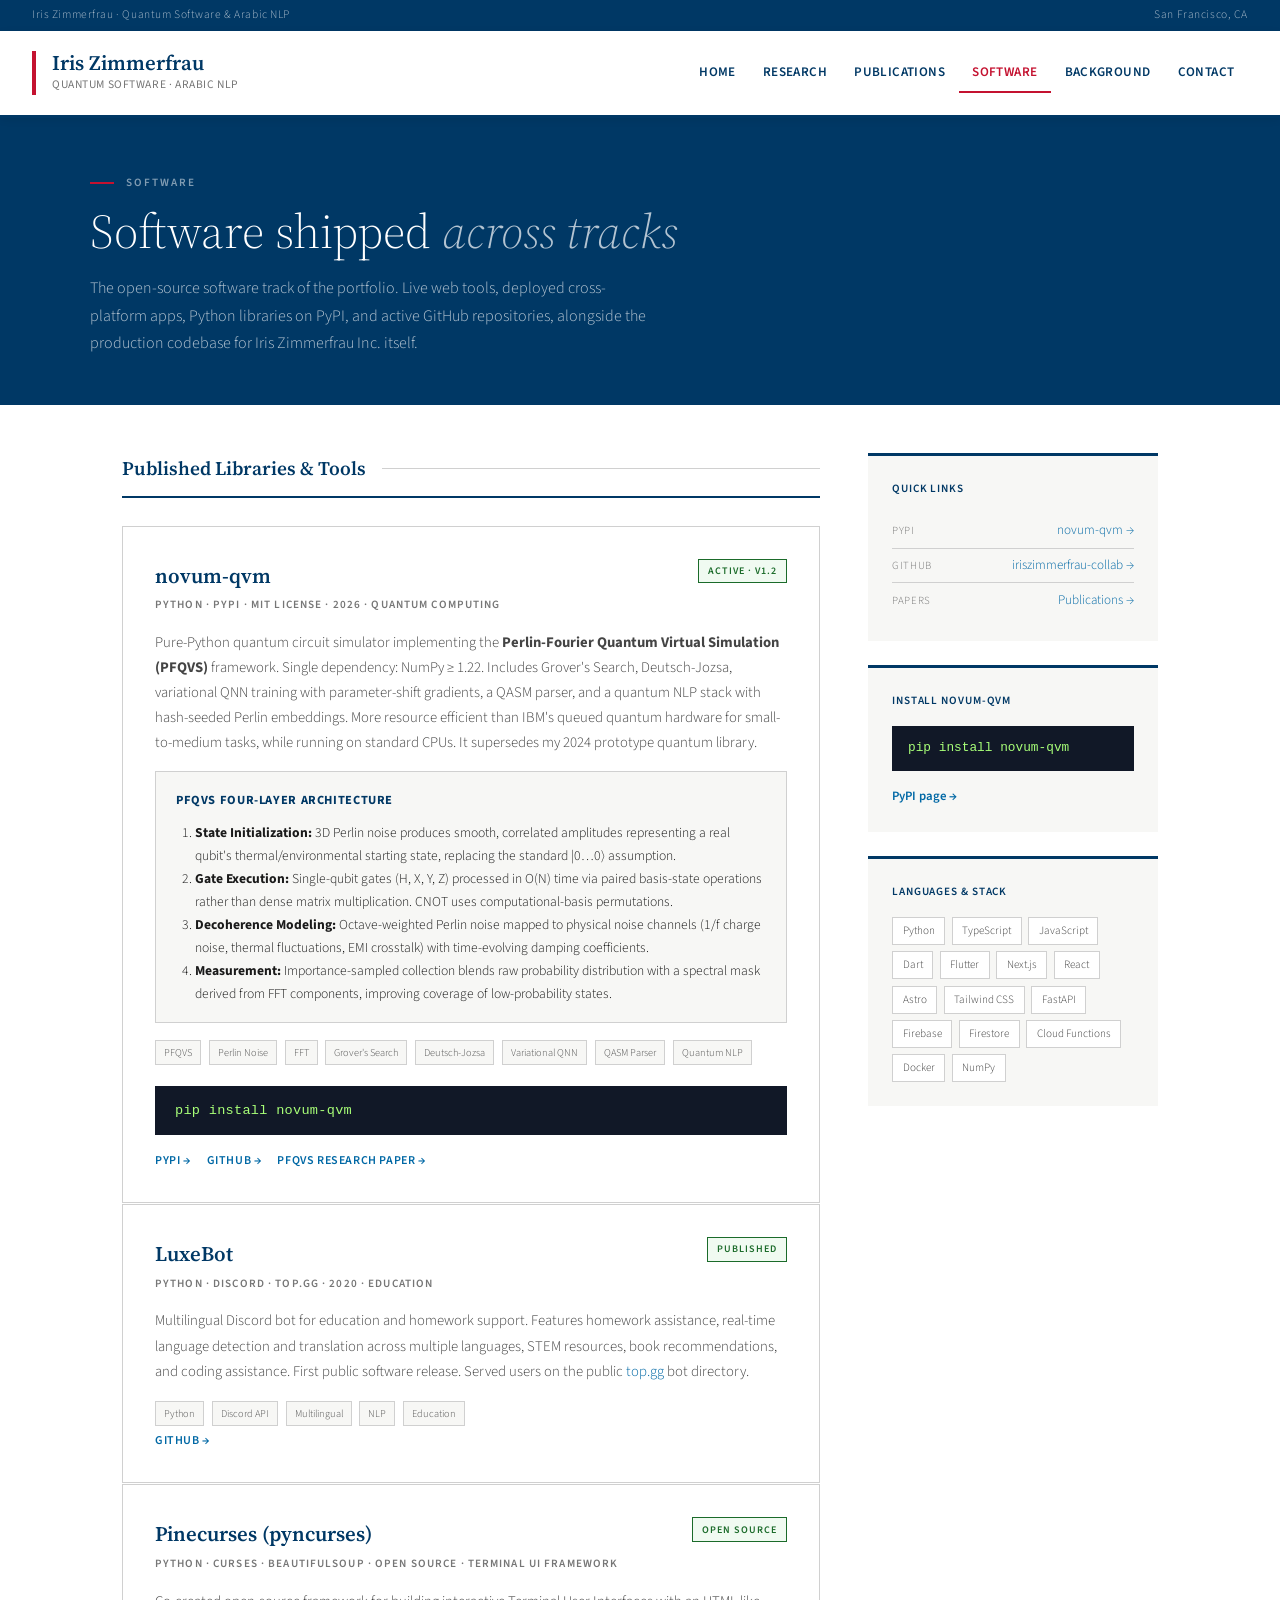
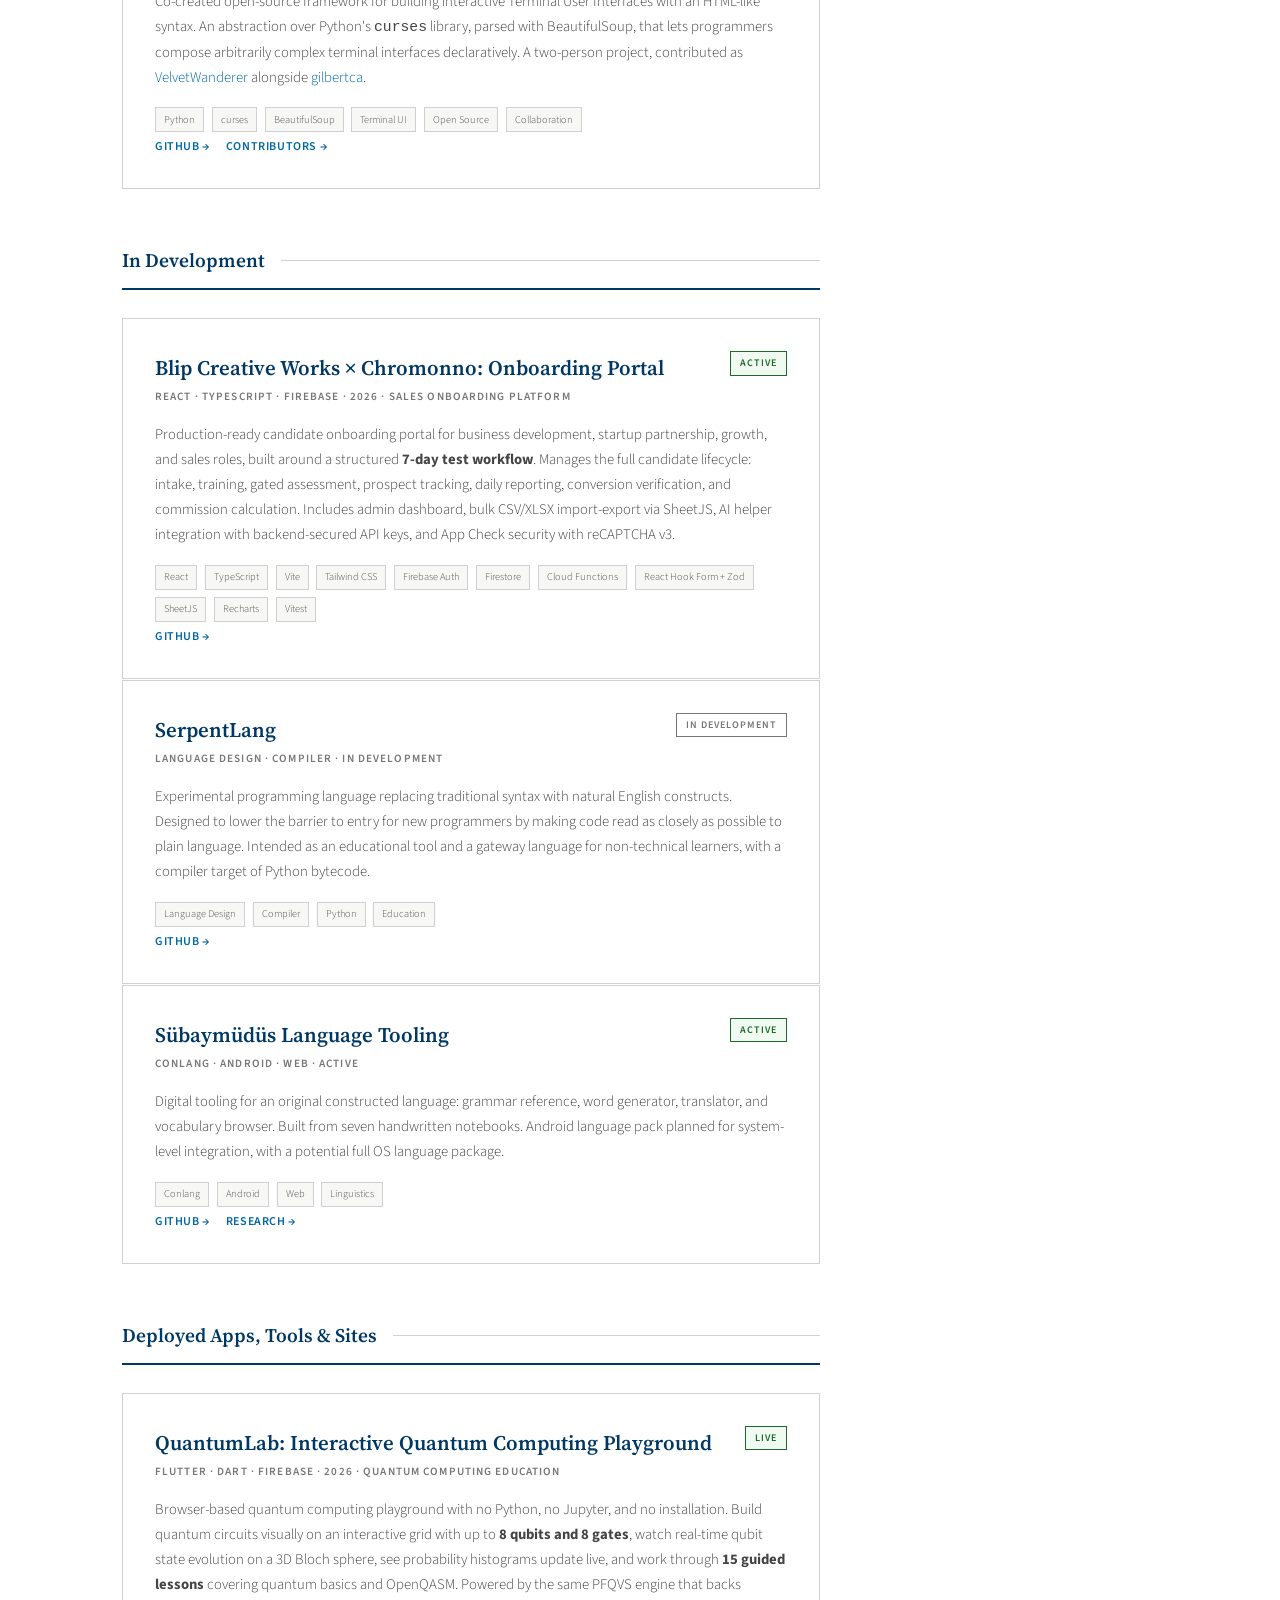
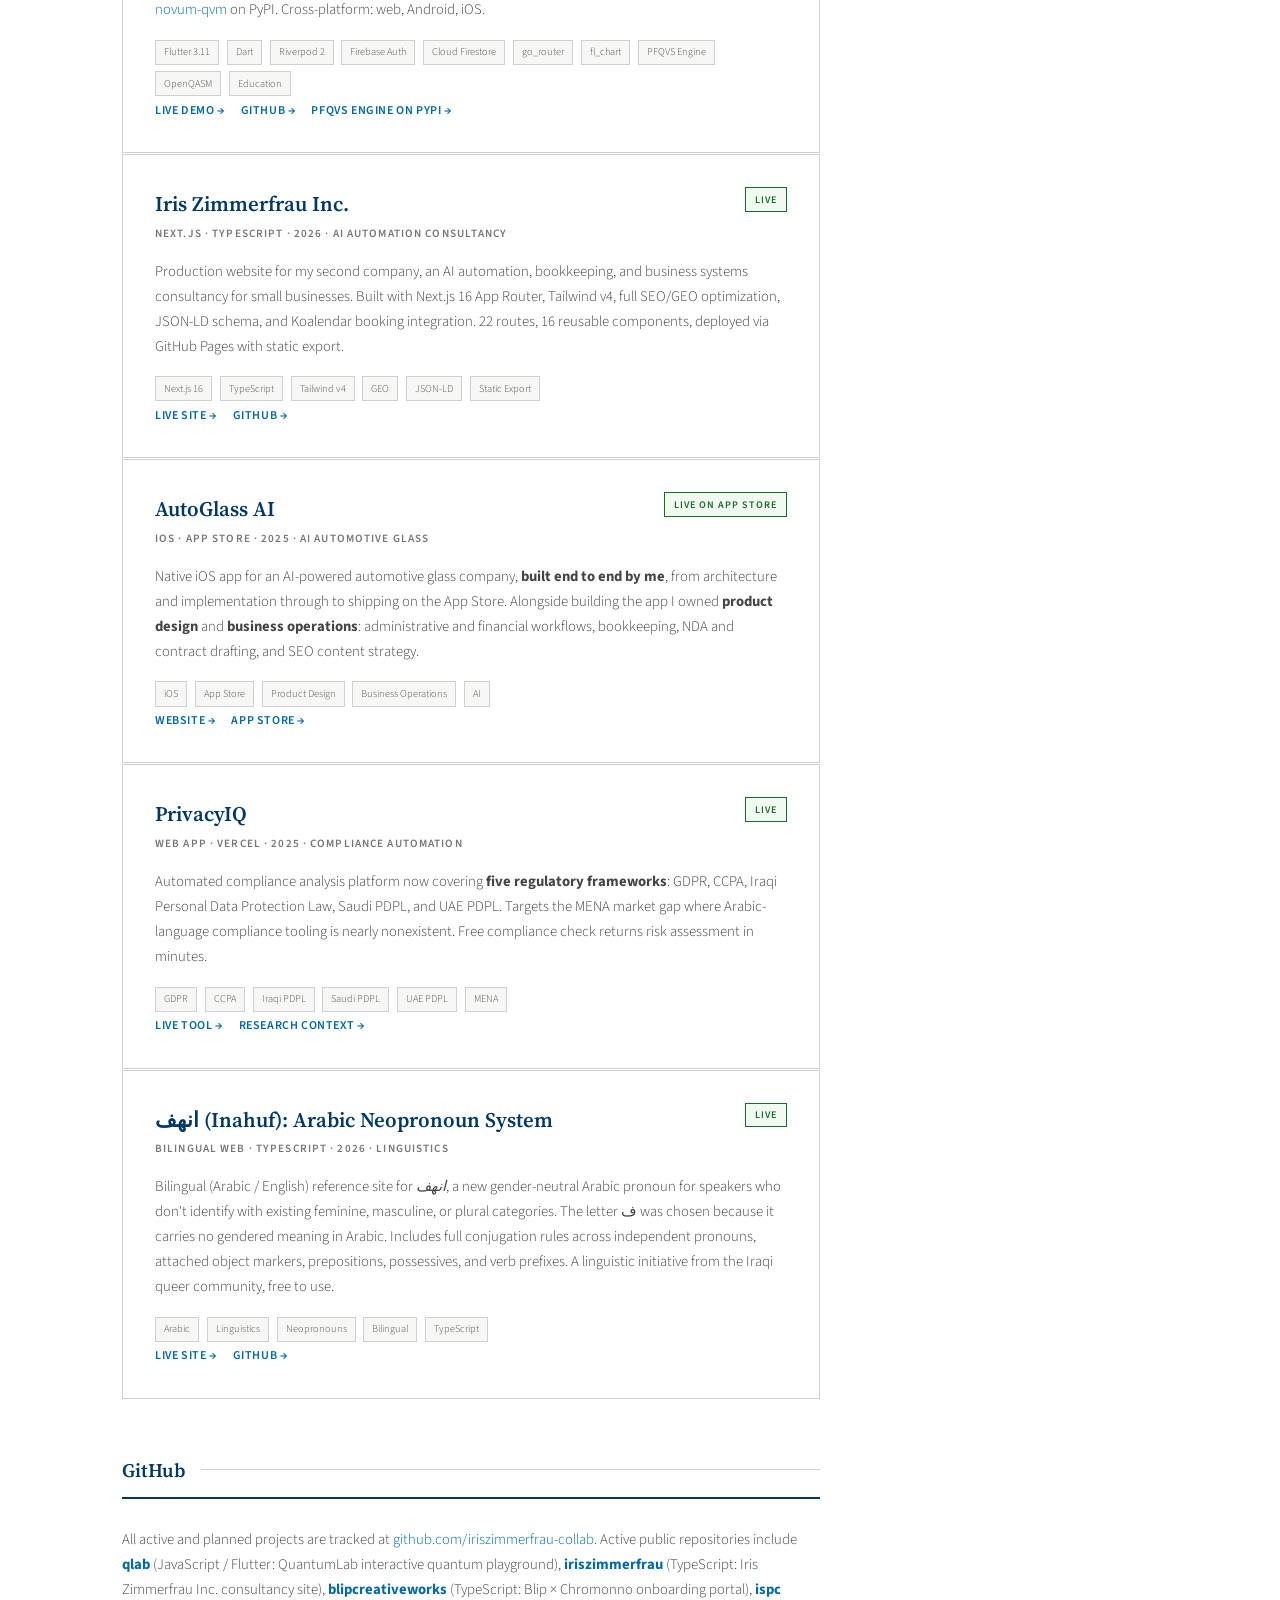
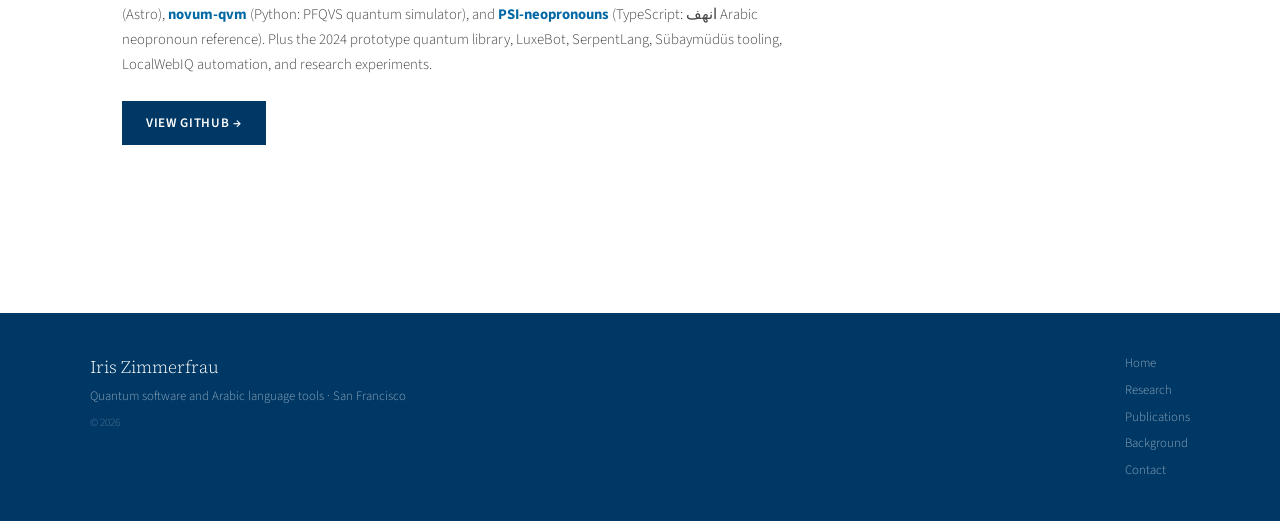
<file: public/personal-page/software.html>
<!DOCTYPE html>
<html lang="en">
<head>
<meta charset="UTF-8">
<meta name="viewport" content="width=device-width, initial-scale=1.0">

<title>Software | Iris Zimmerfrau · novum-qvm, QuantumLab, and more</title>
<meta name="description" content="Software by Iris Zimmerfrau: novum-qvm Python quantum simulator implementing PFQVS, QuantumLab cross-platform quantum playground, Iris Zimmerfrau Inc. AI consultancy site, PrivacyIQ compliance tool, انهف Arabic neopronoun reference, Blip × Chromonno onboarding portal, LuxeBot, SerpentLang, and active GitHub projects.">
<meta name="author" content="Iris Zimmerfrau">
<meta name="theme-color" content="#5145CD">
<meta name="robots" content="index, follow, max-snippet:-1, max-image-preview:large">
<link rel="canonical" href="https://iriszf.com/personal-page/software.html">

<!-- Favicons -->
<link rel="icon" href="/favicon.svg" type="image/svg+xml">
<link rel="apple-touch-icon" href="/apple-icon">

<meta property="og:type" content="website">
<meta property="og:title" content="Software | Iris Zimmerfrau · novum-qvm, QuantumLab, and more">
<meta property="og:description" content="novum-qvm, a Python quantum simulator on PyPI, the QuantumLab app, Iris Zimmerfrau Inc. consultancy, PrivacyIQ compliance tool, انهف Arabic neopronoun reference, LuxeBot, SerpentLang, and active GitHub repositories.">
<meta property="og:url" content="https://iriszf.com/personal-page/software.html">
<meta property="og:site_name" content="Iris Zimmerfrau">
<meta property="og:image" content="https://iriszf.com/personal-page/og-image.png">
<meta property="og:image:width" content="1200">
<meta property="og:image:height" content="630">
<meta name="twitter:card" content="summary_large_image">
<meta name="twitter:title" content="Software | Iris Zimmerfrau · novum-qvm & More">
<meta name="twitter:image" content="https://iriszf.com/personal-page/og-image.png">

<script type="application/ld+json">
[
  {
    "@context": "https://schema.org",
    "@type": "SoftwareApplication",
    "name": "novum-qvm",
    "description": "Pure-Python quantum circuit simulator implementing the Perlin-Fourier Quantum Virtual Simulation (PFQVS) framework. Includes Grover's Search, Deutsch-Jozsa, variational QNN training with parameter-shift gradients, a QASM parser, and a quantum NLP stack. Single dependency: NumPy.",
    "author": {"@type": "Person", "name": "Iris Zimmerfrau"},
    "programmingLanguage": "Python",
    "url": "https://pypi.org/project/novum-qvm/",
    "codeRepository": "https://github.com/iriszimmerfrau-collab/novum-qvm",
    "applicationCategory": "Scientific Software",
    "license": "MIT",
    "softwareVersion": "1.2.0",
    "datePublished": "2026"
  },
  {
    "@context": "https://schema.org",
    "@type": "SoftwareApplication",
    "name": "QuantumLab",
    "description": "Browser-based quantum computing playground built in Flutter. Visual circuit builder with up to 8 qubits and 8 gates, real-time 3D Bloch sphere visualization, probability histograms, and 15 guided lessons covering quantum basics through OpenQASM. Powered by the PFQVS engine. Cross-platform: web, Android, iOS.",
    "author": {"@type": "Person", "name": "Iris Zimmerfrau"},
    "programmingLanguage": ["Dart", "JavaScript"],
    "url": "https://iriszimmerfrau-collab.github.io/qlab/",
    "codeRepository": "https://github.com/iriszimmerfrau-collab/qlab",
    "applicationCategory": "EducationalApplication",
    "operatingSystem": "Web, Android, iOS"
  }
]
</script>

<link rel="preconnect" href="https://fonts.googleapis.com" crossorigin>
<link rel="preconnect" href="https://fonts.gstatic.com" crossorigin>
<link href="https://fonts.googleapis.com/css2?family=Source+Serif+4:ital,opsz,wght@0,8..60,300;0,8..60,400;0,8..60,600;1,8..60,300;1,8..60,400&family=Source+Sans+3:wght@300;400;600&display=swap" rel="stylesheet">
<link rel="stylesheet" href="style.css">
<style>
  .software-card {
    border: 1px solid var(--border);
    padding: 2rem;
    margin-bottom: 1px;
    transition: border-color 0.2s;
  }
  .software-card:hover { border-color: var(--navy); }
  .sw-header { display: flex; justify-content: space-between; align-items: flex-start; gap: 1.5rem; flex-wrap: wrap; margin-bottom: 1rem; }
  .sw-name { font-family: 'Source Serif 4', serif; font-size: 1.3rem; font-weight: 600; color: var(--navy); margin-bottom: 0.25rem; }
  .sw-name a { color: var(--navy); }
  .sw-name a:hover { color: var(--blue-accent); }
  .sw-meta { font-size: 0.7rem; font-weight: 600; letter-spacing: 0.1em; text-transform: uppercase; color: var(--mid-gray); }
  .sw-desc { font-size: 0.92rem; color: #444; line-height: 1.7; margin-bottom: 1rem; }
  .sw-links { display: flex; gap: 1rem; flex-wrap: wrap; }
  .sw-link { font-size: 0.75rem; font-weight: 600; letter-spacing: 0.05em; text-transform: uppercase; color: var(--blue-accent); }
  .sw-tag { display: inline-block; font-size: 0.65rem; padding: 0.2rem 0.5rem; background: var(--off-white); border: 1px solid var(--border); color: #555; margin-right: 0.3rem; margin-bottom: 0.3rem; }
  .install-block { background: var(--ink); color: #a8ff78; font-family: 'Courier New', monospace; font-size: 0.85rem; padding: 0.85rem 1.25rem; margin: 1rem 0; letter-spacing: 0.02em; }
</style>
</head>
<body>

<div class="topbar">
  <span>Iris Zimmerfrau · Quantum Software &amp; Arabic NLP</span>
  <span>San Francisco, CA</span>
</div>

<header>
  <a href="/personal-page/" class="logo-block">
    <div class="logo-bar"></div>
    <div>
      <span class="logo-name">Iris Zimmerfrau</span>
      <span class="logo-title">Quantum Software · Arabic NLP</span>
    </div>
  </a>
  <nav>
    <a href="/personal-page/">Home</a>
    <a href="research.html">Research</a>
    <a href="publications.html">Publications</a>
    <a href="software.html" class="active">Software</a>
    <a href="background.html">Background</a>
    <a href="contact.html">Contact</a>
  </nav>
</header>

<div class="page-hero">
  <div class="page-hero-inner">
    <p class="page-hero-label">Software</p>
    <h1>Software shipped <em>across tracks</em></h1>
    <p class="page-hero-sub">The open-source software track of the portfolio. Live web tools, deployed cross-platform apps, Python libraries on PyPI, and active GitHub repositories, alongside the production codebase for Iris Zimmerfrau Inc. itself.</p>
  </div>
</div>

<div class="page-inner">
<div class="content-grid">

  <main>

    <section style="margin-bottom:3.5rem;">
      <div class="section-header">
        <h2>Published Libraries & Tools</h2>
        <div class="section-header-rule"></div>
      </div>
      <div class="software-card">
        <div class="sw-header">
          <div>
            <p class="sw-name"><a href="https://pypi.org/project/novum-qvm/" target="_blank" rel="noopener">novum-qvm</a></p>
            <p class="sw-meta">Python · PyPI · MIT License · 2026 · Quantum Computing</p>
          </div>
          <span class="card-status status-active" style="font-size:0.63rem;padding:0.2rem 0.55rem;border:1px solid;">Active · v1.2</span>
        </div>
        <p class="sw-desc">
          Pure-Python quantum circuit simulator implementing the <strong>Perlin-Fourier Quantum Virtual Simulation (PFQVS)</strong> framework. Single dependency: NumPy ≥ 1.22. Includes Grover's Search, Deutsch-Jozsa, variational QNN training with parameter-shift gradients, a QASM parser, and a quantum NLP stack with hash-seeded Perlin embeddings.
          More resource efficient than IBM's queued quantum hardware for small-to-medium tasks, while running on standard CPUs. It supersedes my 2024 prototype quantum library.
        </p>
        <div style="background:var(--off-white);border:1px solid var(--border);padding:1rem 1.25rem;margin:1rem 0;font-size:0.85rem;line-height:1.7;">
          <strong style="font-size:0.78rem;letter-spacing:0.05em;text-transform:uppercase;color:var(--navy);">PFQVS Four-Layer Architecture</strong>
          <ol style="margin:0.6rem 0 0;padding-left:1.2rem;">
            <li><strong>State Initialization:</strong> 3D Perlin noise produces smooth, correlated amplitudes representing a real qubit's thermal/environmental starting state, replacing the standard |0…0⟩ assumption.</li>
            <li><strong>Gate Execution:</strong> Single-qubit gates (H, X, Y, Z) processed in O(N) time via paired basis-state operations rather than dense matrix multiplication. CNOT uses computational-basis permutations.</li>
            <li><strong>Decoherence Modeling:</strong> Octave-weighted Perlin noise mapped to physical noise channels (1/f charge noise, thermal fluctuations, EMI crosstalk) with time-evolving damping coefficients.</li>
            <li><strong>Measurement:</strong> Importance-sampled collection blends raw probability distribution with a spectral mask derived from FFT components, improving coverage of low-probability states.</li>
          </ol>
        </div>
        <div>
          <span class="sw-tag">PFQVS</span>
          <span class="sw-tag">Perlin Noise</span>
          <span class="sw-tag">FFT</span>
          <span class="sw-tag">Grover's Search</span>
          <span class="sw-tag">Deutsch-Jozsa</span>
          <span class="sw-tag">Variational QNN</span>
          <span class="sw-tag">QASM Parser</span>
          <span class="sw-tag">Quantum NLP</span>
        </div>
        <div class="install-block">pip install novum-qvm</div>
        <div class="sw-links">
          <a href="https://pypi.org/project/novum-qvm/" target="_blank" rel="noopener" class="sw-link">PyPI →</a>
          <a href="https://github.com/iriszimmerfrau-collab/novum-qvm" target="_blank" rel="noopener" class="sw-link">GitHub →</a>
          <a href="research.html" class="sw-link">PFQVS Research Paper →</a>
        </div>
      </div>
      <div class="software-card">
        <div class="sw-header">
          <div>
            <p class="sw-name">LuxeBot</p>
            <p class="sw-meta">Python · Discord · top.gg · 2020 · Education</p>
          </div>
          <span class="card-status status-active" style="font-size:0.63rem;padding:0.2rem 0.55rem;border:1px solid;">Published</span>
        </div>
        <p class="sw-desc">
          Multilingual Discord bot for education and homework support. Features homework assistance, real-time language detection and translation across multiple languages, STEM resources, book recommendations, and coding assistance.
          First public software release. Served users on the public <a href="https://top.gg" target="_blank" rel="noopener">top.gg</a> bot directory.
        </p>
        <div>
          <span class="sw-tag">Python</span>
          <span class="sw-tag">Discord API</span>
          <span class="sw-tag">Multilingual</span>
          <span class="sw-tag">NLP</span>
          <span class="sw-tag">Education</span>
        </div>
        <div class="sw-links">
          <a href="https://github.com/iriszimmerfrau-collab" target="_blank" rel="noopener" class="sw-link">GitHub →</a>
        </div>
      </div>

      <div class="software-card">
        <div class="sw-header">
          <div>
            <p class="sw-name"><a href="https://github.com/gilbertca/pinecurses" target="_blank" rel="noopener">Pinecurses (pyncurses)</a></p>
            <p class="sw-meta">Python · curses · BeautifulSoup · Open Source · Terminal UI Framework</p>
          </div>
          <span class="card-status status-active" style="font-size:0.63rem;padding:0.2rem 0.55rem;border:1px solid;">Open Source</span>
        </div>
        <p class="sw-desc">
          Co-created open-source framework for building interactive Terminal User Interfaces with an HTML-like syntax. An abstraction over Python's <code>curses</code> library, parsed with BeautifulSoup, that lets programmers compose arbitrarily complex terminal interfaces declaratively. A two-person project, contributed as <a href="https://github.com/VelvetWanderer" target="_blank" rel="noopener">VelvetWanderer</a> alongside <a href="https://github.com/gilbertca" target="_blank" rel="noopener">gilbertca</a>.
        </p>
        <div>
          <span class="sw-tag">Python</span>
          <span class="sw-tag">curses</span>
          <span class="sw-tag">BeautifulSoup</span>
          <span class="sw-tag">Terminal UI</span>
          <span class="sw-tag">Open Source</span>
          <span class="sw-tag">Collaboration</span>
        </div>
        <div class="sw-links">
          <a href="https://github.com/gilbertca/pinecurses" target="_blank" rel="noopener" class="sw-link">GitHub →</a>
          <a href="https://github.com/gilbertca/pinecurses/graphs/contributors" target="_blank" rel="noopener" class="sw-link">Contributors →</a>
        </div>
      </div>

    </section>

    <section style="margin-bottom:3.5rem;">
      <div class="section-header">
        <h2>In Development</h2>
        <div class="section-header-rule"></div>
      </div>

      <div class="software-card">
        <div class="sw-header">
          <div>
            <p class="sw-name">Blip Creative Works × Chromonno: Onboarding Portal</p>
            <p class="sw-meta">React · TypeScript · Firebase · 2026 · Sales Onboarding Platform</p>
          </div>
          <span class="card-status status-active" style="font-size:0.63rem;padding:0.2rem 0.55rem;border:1px solid;">Active</span>
        </div>
        <p class="sw-desc">
          Production-ready candidate onboarding portal for business development, startup partnership, growth, and sales roles, built around a structured <strong>7-day test workflow</strong>. Manages the full candidate lifecycle: intake, training, gated assessment, prospect tracking, daily reporting, conversion verification, and commission calculation. Includes admin dashboard, bulk CSV/XLSX import-export via SheetJS, AI helper integration with backend-secured API keys, and App Check security with reCAPTCHA v3.
        </p>
        <div>
          <span class="sw-tag">React</span>
          <span class="sw-tag">TypeScript</span>
          <span class="sw-tag">Vite</span>
          <span class="sw-tag">Tailwind CSS</span>
          <span class="sw-tag">Firebase Auth</span>
          <span class="sw-tag">Firestore</span>
          <span class="sw-tag">Cloud Functions</span>
          <span class="sw-tag">React Hook Form + Zod</span>
          <span class="sw-tag">SheetJS</span>
          <span class="sw-tag">Recharts</span>
          <span class="sw-tag">Vitest</span>
        </div>
        <div class="sw-links">
          <a href="https://github.com/iriszimmerfrau-collab/blipcreativeworks" target="_blank" rel="noopener" class="sw-link">GitHub →</a>
        </div>
      </div>

      <div class="software-card">
        <div class="sw-header">
          <div>
            <p class="sw-name">SerpentLang</p>
            <p class="sw-meta">Language Design · Compiler · In Development</p>
          </div>
          <span class="card-status status-planned" style="font-size:0.63rem;padding:0.2rem 0.55rem;border:1px solid;">In Development</span>
        </div>
        <p class="sw-desc">
          Experimental programming language replacing traditional syntax with natural English constructs.
          Designed to lower the barrier to entry for new programmers by making code read as closely as possible to plain language.
          Intended as an educational tool and a gateway language for non-technical learners, with a compiler target of Python bytecode.
        </p>
        <div>
          <span class="sw-tag">Language Design</span>
          <span class="sw-tag">Compiler</span>
          <span class="sw-tag">Python</span>
          <span class="sw-tag">Education</span>
        </div>
        <div class="sw-links">
          <a href="https://github.com/iriszimmerfrau-collab" target="_blank" rel="noopener" class="sw-link">GitHub →</a>
        </div>
      </div>

      <div class="software-card">
        <div class="sw-header">
          <div>
            <p class="sw-name">Sübaymüdüs Language Tooling</p>
            <p class="sw-meta">Conlang · Android · Web · Active</p>
          </div>
          <span class="card-status status-active" style="font-size:0.63rem;padding:0.2rem 0.55rem;border:1px solid;">Active</span>
        </div>
        <p class="sw-desc">
          Digital tooling for an original constructed language: grammar reference, word generator, translator, and vocabulary browser.
          Built from seven handwritten notebooks. Android language pack planned for system-level integration, with a potential full OS language package.
        </p>
        <div>
          <span class="sw-tag">Conlang</span>
          <span class="sw-tag">Android</span>
          <span class="sw-tag">Web</span>
          <span class="sw-tag">Linguistics</span>
        </div>
        <div class="sw-links">
          <a href="https://github.com/iriszimmerfrau-collab" target="_blank" rel="noopener" class="sw-link">GitHub →</a>
          <a href="research.html" class="sw-link">Research →</a>
        </div>
      </div>

    </section>

    <section style="margin-bottom:3.5rem;">
      <div class="section-header">
        <h2>Deployed Apps, Tools &amp; Sites</h2>
        <div class="section-header-rule"></div>
      </div>

      <div class="software-card">
        <div class="sw-header">
          <div>
            <p class="sw-name"><a href="https://iriszimmerfrau-collab.github.io/qlab/" target="_blank" rel="noopener">QuantumLab: Interactive Quantum Computing Playground</a></p>
            <p class="sw-meta">Flutter · Dart · Firebase · 2026 · Quantum Computing Education</p>
          </div>
          <span class="card-status status-active" style="font-size:0.63rem;padding:0.2rem 0.55rem;border:1px solid;">Live</span>
        </div>
        <p class="sw-desc">
          Browser-based quantum computing playground with no Python, no Jupyter, and no installation. Build quantum circuits visually on an interactive grid with up to <strong>8 qubits and 8 gates</strong>, watch real-time qubit state evolution on a 3D Bloch sphere, see probability histograms update live, and work through <strong>15 guided lessons</strong> covering quantum basics and OpenQASM. Powered by the same PFQVS engine that backs <a href="https://pypi.org/project/novum-qvm/" target="_blank" rel="noopener">novum-qvm</a> on PyPI. Cross-platform: web, Android, iOS.
        </p>
        <div>
          <span class="sw-tag">Flutter 3.11</span>
          <span class="sw-tag">Dart</span>
          <span class="sw-tag">Riverpod 2</span>
          <span class="sw-tag">Firebase Auth</span>
          <span class="sw-tag">Cloud Firestore</span>
          <span class="sw-tag">go_router</span>
          <span class="sw-tag">fl_chart</span>
          <span class="sw-tag">PFQVS Engine</span>
          <span class="sw-tag">OpenQASM</span>
          <span class="sw-tag">Education</span>
        </div>
        <div class="sw-links">
          <a href="https://iriszimmerfrau-collab.github.io/qlab/" target="_blank" rel="noopener" class="sw-link">Live demo →</a>
          <a href="https://github.com/iriszimmerfrau-collab/qlab" target="_blank" rel="noopener" class="sw-link">GitHub →</a>
          <a href="https://pypi.org/project/novum-qvm/" target="_blank" rel="noopener" class="sw-link">PFQVS engine on PyPI →</a>
        </div>
      </div>

      <div class="software-card">
        <div class="sw-header">
          <div>
            <p class="sw-name"><a href="https://iriszf.com" target="_blank" rel="noopener">Iris Zimmerfrau Inc.</a></p>
            <p class="sw-meta">Next.js · TypeScript · 2026 · AI Automation Consultancy</p>
          </div>
          <span class="card-status status-active" style="font-size:0.63rem;padding:0.2rem 0.55rem;border:1px solid;">Live</span>
        </div>
        <p class="sw-desc">
          Production website for my second company, an AI automation, bookkeeping, and business systems consultancy for small businesses. Built with Next.js 16 App Router, Tailwind v4, full SEO/GEO optimization, JSON-LD schema, and Koalendar booking integration. 22 routes, 16 reusable components, deployed via GitHub Pages with static export.
        </p>
        <div>
          <span class="sw-tag">Next.js 16</span>
          <span class="sw-tag">TypeScript</span>
          <span class="sw-tag">Tailwind v4</span>
          <span class="sw-tag">GEO</span>
          <span class="sw-tag">JSON-LD</span>
          <span class="sw-tag">Static Export</span>
        </div>
        <div class="sw-links">
          <a href="https://iriszf.com" target="_blank" rel="noopener" class="sw-link">Live site →</a>
          <a href="https://github.com/iriszimmerfrau-collab/iriszimmerfrau" target="_blank" rel="noopener" class="sw-link">GitHub →</a>
        </div>
      </div>

      <div class="software-card">
        <div class="sw-header">
          <div>
            <p class="sw-name"><a href="https://apps.apple.com/us/app/autoglass-ai/id6747781767" target="_blank" rel="noopener">AutoGlass AI</a></p>
            <p class="sw-meta">iOS · App Store · 2025 · AI Automotive Glass</p>
          </div>
          <span class="card-status status-active" style="font-size:0.63rem;padding:0.2rem 0.55rem;border:1px solid;">Live on App Store</span>
        </div>
        <p class="sw-desc">
          Native iOS app for an AI-powered automotive glass company, <strong>built end to end by me</strong>, from architecture and implementation through to shipping on the App Store. Alongside building the app I owned <strong>product design</strong> and <strong>business operations</strong>: administrative and financial workflows, bookkeeping, NDA and contract drafting, and SEO content strategy.
        </p>
        <div>
          <span class="sw-tag">iOS</span>
          <span class="sw-tag">App Store</span>
          <span class="sw-tag">Product Design</span>
          <span class="sw-tag">Business Operations</span>
          <span class="sw-tag">AI</span>
        </div>
        <div class="sw-links">
          <a href="https://joinautoglassai.com" target="_blank" rel="noopener" class="sw-link">Website →</a>
          <a href="https://apps.apple.com/us/app/autoglass-ai/id6747781767" target="_blank" rel="noopener" class="sw-link">App Store →</a>
        </div>
      </div>

      <div class="software-card">
        <div class="sw-header">
          <div>
            <p class="sw-name"><a href="https://privacy-iq.vercel.app/" target="_blank" rel="noopener">PrivacyIQ</a></p>
            <p class="sw-meta">Web App · Vercel · 2025 · Compliance Automation</p>
          </div>
          <span class="card-status status-active" style="font-size:0.63rem;padding:0.2rem 0.55rem;border:1px solid;">Live</span>
        </div>
        <p class="sw-desc">
          Automated compliance analysis platform now covering <strong>five regulatory frameworks</strong>: GDPR, CCPA, Iraqi Personal Data Protection Law, Saudi PDPL, and UAE PDPL. Targets the MENA market gap where Arabic-language compliance tooling is nearly nonexistent. Free compliance check returns risk assessment in minutes.
        </p>
        <div>
          <span class="sw-tag">GDPR</span>
          <span class="sw-tag">CCPA</span>
          <span class="sw-tag">Iraqi PDPL</span>
          <span class="sw-tag">Saudi PDPL</span>
          <span class="sw-tag">UAE PDPL</span>
          <span class="sw-tag">MENA</span>
        </div>
        <div class="sw-links">
          <a href="https://privacy-iq.vercel.app/" target="_blank" rel="noopener" class="sw-link">Live tool →</a>
          <a href="research.html" class="sw-link">Research context →</a>
        </div>
      </div>

      <div class="software-card">
        <div class="sw-header">
          <div>
            <p class="sw-name"><a href="https://psi-neopronouns.vercel.app/" target="_blank" rel="noopener">انهف (Inahuf): Arabic Neopronoun System</a></p>
            <p class="sw-meta">Bilingual Web · TypeScript · 2026 · Linguistics</p>
          </div>
          <span class="card-status status-active" style="font-size:0.63rem;padding:0.2rem 0.55rem;border:1px solid;">Live</span>
        </div>
        <p class="sw-desc">
          Bilingual (Arabic / English) reference site for <em>انهف</em>, a new gender-neutral Arabic pronoun for speakers who don't identify with existing feminine, masculine, or plural categories. The letter ف was chosen because it carries no gendered meaning in Arabic. Includes full conjugation rules across independent pronouns, attached object markers, prepositions, possessives, and verb prefixes. A linguistic initiative from the Iraqi queer community, free to use.
        </p>
        <div>
          <span class="sw-tag">Arabic</span>
          <span class="sw-tag">Linguistics</span>
          <span class="sw-tag">Neopronouns</span>
          <span class="sw-tag">Bilingual</span>
          <span class="sw-tag">TypeScript</span>
        </div>
        <div class="sw-links">
          <a href="https://psi-neopronouns.vercel.app/" target="_blank" rel="noopener" class="sw-link">Live site →</a>
          <a href="https://github.com/iriszimmerfrau-collab/PSI-neopronouns" target="_blank" rel="noopener" class="sw-link">GitHub →</a>
        </div>
      </div>
    </section>

    <section style="margin-bottom:3.5rem;">
      <div class="section-header">
        <h2>GitHub</h2>
        <div class="section-header-rule"></div>
      </div>
      <p style="font-size:0.92rem;color:#444;line-height:1.7;margin-bottom:1.5rem;">
        All active and planned projects are tracked at
        <a href="https://github.com/iriszimmerfrau-collab" target="_blank" rel="noopener">github.com/iriszimmerfrau-collab</a>.
        Active public repositories include
        <strong><a href="https://github.com/iriszimmerfrau-collab/qlab" target="_blank" rel="noopener">qlab</a></strong> (JavaScript / Flutter: QuantumLab interactive quantum playground),
        <strong><a href="https://github.com/iriszimmerfrau-collab/iriszimmerfrau" target="_blank" rel="noopener">iriszimmerfrau</a></strong> (TypeScript: Iris Zimmerfrau Inc. consultancy site),
        <strong><a href="https://github.com/iriszimmerfrau-collab/blipcreativeworks" target="_blank" rel="noopener">blipcreativeworks</a></strong> (TypeScript: Blip × Chromonno onboarding portal),
        <strong><a href="https://github.com/iriszimmerfrau-collab/ispc" target="_blank" rel="noopener">ispc</a></strong> (Astro),
        <strong><a href="https://github.com/iriszimmerfrau-collab/novum-qvm" target="_blank" rel="noopener">novum-qvm</a></strong> (Python: PFQVS quantum simulator),
        and <strong><a href="https://github.com/iriszimmerfrau-collab/PSI-neopronouns" target="_blank" rel="noopener">PSI-neopronouns</a></strong> (TypeScript: انهف Arabic neopronoun reference).
        Plus the 2024 prototype quantum library, LuxeBot, SerpentLang, Sübaymüdüs tooling, LocalWebIQ automation, and research experiments.
      </p>
      <a href="https://github.com/iriszimmerfrau-collab" target="_blank" rel="noopener" style="display:inline-block;background:var(--navy);color:white;padding:0.7rem 1.5rem;font-size:0.82rem;font-weight:600;letter-spacing:0.05em;text-transform:uppercase;text-decoration:none;">View GitHub →</a>
    </section>

  </main>

  <aside class="sidebar">
    <div class="sidebar-sticky">
      <div class="sidebar-block">
        <h3>Quick Links</h3>
        <ul class="contact-list">
          <li><span class="label">PyPI</span><a href="https://pypi.org/project/novum-qvm/" target="_blank" rel="noopener">novum-qvm →</a></li>
          <li><span class="label">GitHub</span><a href="https://github.com/iriszimmerfrau-collab" target="_blank" rel="noopener">iriszimmerfrau-collab →</a></li>
          <li><span class="label">Papers</span><a href="publications.html">Publications →</a></li>
        </ul>
      </div>
      <div class="sidebar-block">
        <h3>Install novum-qvm</h3>
        <div style="background:var(--ink);color:#a8ff78;font-family:'Courier New',monospace;font-size:0.8rem;padding:0.75rem 1rem;margin-bottom:0.75rem;">pip install novum-qvm</div>
        <a href="https://pypi.org/project/novum-qvm/" target="_blank" rel="noopener" style="font-size:0.8rem;font-weight:600;color:var(--blue-accent);">PyPI page →</a>
      </div>
      <div class="sidebar-block">
        <h3>Languages & Stack</h3>
        <div class="expertise-tags">
          <span class="exp-tag">Python</span>
          <span class="exp-tag">TypeScript</span>
          <span class="exp-tag">JavaScript</span>
          <span class="exp-tag">Dart</span>
          <span class="exp-tag">Flutter</span>
          <span class="exp-tag">Next.js</span>
          <span class="exp-tag">React</span>
          <span class="exp-tag">Astro</span>
          <span class="exp-tag">Tailwind CSS</span>
          <span class="exp-tag">FastAPI</span>
          <span class="exp-tag">Firebase</span>
          <span class="exp-tag">Firestore</span>
          <span class="exp-tag">Cloud Functions</span>
          <span class="exp-tag">Docker</span>
          <span class="exp-tag">NumPy</span>
        </div>
      </div>
    </div>
  </aside>

</div>
</div>

<footer>
  <div class="footer-inner">
    <div>
      <p class="footer-name">Iris Zimmerfrau</p>
      <p class="footer-tagline">Quantum software and Arabic language tools · San Francisco</p>
      <p class="footer-copy">© 2026</p>
    </div>
    <div class="footer-links">
      <a href="/personal-page/">Home</a>
      <a href="research.html">Research</a>
      <a href="publications.html">Publications</a>
      <a href="background.html">Background</a>
      <a href="contact.html">Contact</a>
    </div>
  </div>
</footer>

</body>
</html>
</file>
<file: public/personal-page/style.css>
:root {
  --navy: #003865;
  --blue-accent: #0068a5;
  --red: #c41230;
  --white: #ffffff;
  --off-white: #f7f7f5;
  --light-gray: #ebebeb;
  --mid-gray: #767676;
  --text: #1a1a1a;
  --border: #d0d0d0;
  --ink: #111827;
}

* { margin: 0; padding: 0; box-sizing: border-box; }
html { scroll-behavior: smooth; }

body {
  background: var(--white);
  color: var(--text);
  font-family: 'Source Sans 3', sans-serif;
  font-weight: 300;
  line-height: 1.6;
  font-size: 16px;
}

a { color: var(--blue-accent); text-decoration: none; }
a:hover { text-decoration: underline; }

/* TOP BAR */
.topbar {
  background: var(--navy);
  color: rgba(255,255,255,0.65);
  font-size: 0.72rem;
  letter-spacing: 0.05em;
  padding: 0.4rem 2rem;
  display: flex;
  justify-content: space-between;
  align-items: center;
}
.topbar a { color: rgba(255,255,255,0.65); font-size: 0.72rem; }
.topbar a:hover { color: white; text-decoration: none; }

/* HEADER */
header {
  background: var(--white);
  border-bottom: 3px solid var(--navy);
  padding: 1.25rem 2rem;
  display: flex;
  align-items: center;
  justify-content: space-between;
  position: sticky;
  top: 0;
  z-index: 100;
  box-shadow: 0 2px 8px rgba(0,0,0,0.07);
}

.logo-block { display: flex; align-items: center; gap: 1rem; text-decoration: none; }
.logo-block:hover { text-decoration: none; }
.logo-bar { width: 4px; height: 44px; background: var(--red); flex-shrink: 0; }
.logo-name {
  font-family: 'Source Serif 4', Georgia, serif;
  font-size: 1.3rem;
  font-weight: 600;
  color: var(--navy);
  line-height: 1.2;
  display: block;
}
.logo-title {
  font-size: 0.72rem;
  color: var(--mid-gray);
  font-weight: 400;
  letter-spacing: 0.05em;
  text-transform: uppercase;
  display: block;
}

nav { display: flex; align-items: center; gap: 0; }
nav a {
  font-size: 0.82rem;
  font-weight: 600;
  color: var(--navy);
  padding: 0.5rem 0.85rem;
  letter-spacing: 0.03em;
  text-transform: uppercase;
  transition: background 0.15s;
  border-bottom: 2px solid transparent;
}
nav a:hover { background: var(--off-white); text-decoration: none; }
nav a.active { border-bottom-color: var(--red); color: var(--red); }

/* PAGE HERO */
.page-hero {
  background: var(--navy);
  color: white;
  padding: 3.5rem 2rem 3rem;
}
.page-hero-inner { max-width: 1100px; margin: 0 auto; }
.page-hero-label {
  font-size: 0.7rem;
  font-weight: 600;
  letter-spacing: 0.18em;
  text-transform: uppercase;
  color: rgba(255,255,255,0.5);
  margin-bottom: 0.75rem;
  display: flex;
  align-items: center;
  gap: 0.75rem;
}
.page-hero-label::before {
  content: '';
  display: inline-block;
  width: 24px; height: 2px;
  background: var(--red);
}
.page-hero h1 {
  font-family: 'Source Serif 4', Georgia, serif;
  font-size: clamp(1.8rem, 4vw, 3rem);
  font-weight: 300;
  line-height: 1.15;
  max-width: 680px;
}
.page-hero h1 em { font-style: italic; color: rgba(255,255,255,0.7); }
.page-hero-sub {
  font-size: 1rem;
  color: rgba(255,255,255,0.7);
  max-width: 560px;
  margin-top: 1rem;
  line-height: 1.7;
}

/* LAYOUT */
.page-inner { max-width: 1100px; margin: 0 auto; padding: 0 2rem; }
.content-grid {
  display: grid;
  grid-template-columns: 1fr 290px;
  gap: 3rem;
  padding: 3rem 0;
}

/* SECTION HEADERS */
.section-header {
  display: flex;
  align-items: center;
  gap: 1rem;
  margin-bottom: 1.75rem;
  padding-bottom: 0.75rem;
  border-bottom: 2px solid var(--navy);
}
.section-header h2 {
  font-family: 'Source Serif 4', Georgia, serif;
  font-size: 1.2rem;
  font-weight: 600;
  color: var(--navy);
  white-space: nowrap;
}
.section-header-rule { flex: 1; height: 1px; background: var(--border); }

/* RESEARCH CARDS */
.research-card {
  display: flex;
  gap: 1.25rem;
  padding: 1.5rem 0;
  border-bottom: 1px solid var(--light-gray);
}
.research-card:first-of-type { padding-top: 0; }

.card-type-bar {
  width: 3px;
  flex-shrink: 0;
  align-self: stretch;
  background: var(--border);
}
.card-type-bar.quantum { background: var(--navy); }
.card-type-bar.ai { background: var(--blue-accent); }
.card-type-bar.linguistics { background: #7b4f9e; }
.card-type-bar.biology { background: #2e7d32; }
.card-type-bar.business { background: var(--red); }
.card-type-bar.community { background: #c47d00; }

.card-body { flex: 1; }
.card-topic {
  font-size: 0.67rem;
  font-weight: 600;
  letter-spacing: 0.12em;
  text-transform: uppercase;
  color: var(--blue-accent);
  margin-bottom: 0.35rem;
}
.card-title {
  font-family: 'Source Serif 4', Georgia, serif;
  font-size: 1.08rem;
  font-weight: 600;
  color: var(--navy);
  line-height: 1.35;
  margin-bottom: 0.5rem;
}
.card-desc { font-size: 0.88rem; color: #555; line-height: 1.65; }
.card-meta { margin-top: 0.75rem; display: flex; gap: 0.75rem; align-items: center; flex-wrap: wrap; }

.card-status {
  font-size: 0.63rem;
  font-weight: 600;
  letter-spacing: 0.1em;
  text-transform: uppercase;
  padding: 0.2rem 0.55rem;
  border: 1px solid;
}
.status-active { color: #1b6b2a; border-color: #1b6b2a; background: #f0faf1; }
.status-planned { color: var(--mid-gray); border-color: var(--border); }
.status-research { color: #7b4f9e; border-color: #7b4f9e; background: #faf5ff; }
.status-review { color: var(--blue-accent); border-color: var(--blue-accent); background: #f0f7ff; }

/* PUBLICATION ITEMS */
.pub-item {
  padding: 1.25rem 0;
  border-bottom: 1px solid var(--light-gray);
  display: flex;
  gap: 1.25rem;
}
.pub-item:first-of-type { padding-top: 0; }
.pub-year {
  font-family: 'Source Serif 4', serif;
  font-size: 0.9rem;
  color: var(--mid-gray);
  font-weight: 300;
  min-width: 44px;
  padding-top: 0.1rem;
}
.pub-body { flex: 1; }
.pub-venue {
  font-size: 0.67rem;
  font-weight: 600;
  letter-spacing: 0.1em;
  text-transform: uppercase;
  color: var(--red);
  margin-bottom: 0.25rem;
}
.pub-title {
  font-family: 'Source Serif 4', Georgia, serif;
  font-size: 1rem;
  font-weight: 600;
  color: var(--navy);
  line-height: 1.4;
  margin-bottom: 0.3rem;
}
.pub-title a { color: var(--navy); }
.pub-title a:hover { color: var(--blue-accent); }
.pub-desc { font-size: 0.83rem; color: #666; line-height: 1.55; }

/* TABS */
.tab-bar {
  display: flex;
  border-bottom: 2px solid var(--border);
  margin-bottom: 0;
  overflow-x: auto;
}
.tab {
  font-size: 0.77rem;
  font-weight: 600;
  letter-spacing: 0.05em;
  text-transform: uppercase;
  padding: 0.75rem 1.1rem;
  color: var(--mid-gray);
  cursor: pointer;
  border-bottom: 2px solid transparent;
  margin-bottom: -2px;
  white-space: nowrap;
  transition: all 0.15s;
  user-select: none;
}
.tab:hover { color: var(--navy); }
.tab.active { color: var(--navy); border-bottom-color: var(--red); }
.tab-panel { display: none; padding-top: 1.75rem; }
.tab-panel.active { display: block; }

/* ABOUT BANNER */
.about-banner {
  background: var(--navy);
  color: white;
  padding: 2.5rem;
  margin-bottom: 2.5rem;
}
.about-banner p {
  font-family: 'Source Serif 4', serif;
  font-size: clamp(1.05rem, 2vw, 1.3rem);
  font-weight: 300;
  line-height: 1.75;
  color: rgba(255,255,255,0.88);
}
.about-banner p em { font-style: italic; color: white; }
.about-banner p strong { font-weight: 600; color: white; }
.about-banner a { color: white; text-decoration: underline; }

/* HOME HERO */
.hero-link { color: rgba(255,255,255,0.92); text-decoration: underline; }
.hero-link:hover { color: white; }
.hero-cta {
  background: var(--red);
  border: 1px solid var(--red);
  color: white;
  padding: 0.7rem 1.5rem;
  font-size: 0.82rem;
  font-weight: 600;
  letter-spacing: 0.05em;
  text-transform: uppercase;
  transition: all 0.2s;
}
.hero-cta:hover { opacity: 0.85; text-decoration: none; }
.hero-cta.outline { background: transparent; border-color: rgba(255,255,255,0.35); color: rgba(255,255,255,0.85); }
.hero-cta.outline:hover { opacity: 1; border-color: white; color: white; }

/* HOMEPAGE GROUPS */
.group-label {
  font-size: 0.7rem;
  font-weight: 600;
  letter-spacing: 0.18em;
  text-transform: uppercase;
  margin-bottom: 0.6rem;
}
.section-lead { font-size: 0.92rem; color: #555; line-height: 1.65; margin-bottom: 2rem; max-width: 55rem; }

/* CERTIFICATIONS (tiles mirror the Credly embed so both rows read as one set) */
.cred-row { display: flex; flex-wrap: wrap; gap: 0.5rem; margin-bottom: 2rem; }
.cred-badge { width: 150px; height: 270px; }
.cred-badge iframe { display: block; }
.cred-badge a {
  display: flex;
  align-items: center;
  justify-content: center;
  height: 100%;
  padding: 1rem;
  border: 1px solid #e5e5e5;
  border-radius: 3px;
  font-size: 0.85rem;
  text-align: center;
}
.knx-tile {
  width: 150px;
  border: 1px solid #e5e5e5;
  border-radius: 3px;
  padding-top: 22px;
  text-align: center;
  background: white;
}
.knx-tile img { display: block; width: 105px; height: auto; margin: 0 auto 22px; }
.knx-name { display: block; font-size: 1rem; font-weight: 400; color: #333; line-height: 1.1; margin: 0 8px 8px; }
.knx-issuer { display: block; font-size: 0.81rem; font-style: italic; color: #666; line-height: 1.1; margin: 0 8px; }
.knx-date {
  display: block;
  margin-top: 18px;
  background: #f0f0f0;
  border-top: 1px solid #e2e2e2;
  color: var(--mid-gray);
  font-size: 0.62rem;
  letter-spacing: 0.08em;
  line-height: 28px;
  text-transform: uppercase;
}

/* SIDEBAR */
.sidebar { position: relative; }
.sidebar-sticky { position: sticky; top: 90px; display: flex; flex-direction: column; gap: 1.5rem; }

.sidebar-block {
  background: var(--off-white);
  border-top: 3px solid var(--navy);
  padding: 1.5rem;
}
.sidebar-block h3 {
  font-size: 0.7rem;
  font-weight: 600;
  color: var(--navy);
  text-transform: uppercase;
  letter-spacing: 0.08em;
  margin-bottom: 1rem;
}
.bio-text { font-size: 0.85rem; color: #444; line-height: 1.65; margin-bottom: 0.65rem; }

.contact-list { list-style: none; }
.contact-list li {
  font-size: 0.82rem;
  padding: 0.4rem 0;
  border-bottom: 1px solid var(--border);
  color: #444;
  display: flex;
  justify-content: space-between;
  align-items: center;
  gap: 0.5rem;
}
.contact-list li:last-child { border-bottom: none; }
.contact-list a { color: var(--blue-accent); font-size: 0.82rem; }
.contact-list .label { color: var(--mid-gray); font-size: 0.68rem; text-transform: uppercase; letter-spacing: 0.06em; flex-shrink: 0; }

.expertise-tags { display: flex; flex-wrap: wrap; gap: 0.4rem; }
.exp-tag { font-size: 0.7rem; padding: 0.25rem 0.6rem; background: white; border: 1px solid var(--border); color: #444; }

/* TIMELINE */
.tl-item {
  display: grid;
  grid-template-columns: 80px 1fr;
  gap: 1.5rem;
  padding: 1.25rem 0;
  border-bottom: 1px solid var(--light-gray);
  opacity: 0;
  transform: translateY(10px);
  transition: opacity 0.5s ease, transform 0.5s ease;
}
.tl-item:first-child { padding-top: 0; }
.tl-item.visible { opacity: 1; transform: translateY(0); }
.tl-year { font-family: 'Source Serif 4', serif; font-size: 0.82rem; color: var(--mid-gray); line-height: 1.4; }
.tl-title { font-family: 'Source Serif 4', serif; font-size: 1rem; font-weight: 600; color: var(--navy); line-height: 1.3; margin-bottom: 0.35rem; }
.tl-desc { font-size: 0.85rem; color: #555; line-height: 1.6; }

/* NAV CARDS (for homepage featured links) */
.nav-cards { display: grid; grid-template-columns: repeat(auto-fit, minmax(260px, 1fr)); gap: 1px; background: var(--light-gray); margin-top: 2rem; }
.nav-card {
  background: white;
  padding: 1.75rem;
  text-decoration: none;
  display: block;
  border-top: 3px solid transparent;
  transition: border-color 0.2s, background 0.2s;
}
.nav-card:hover { border-top-color: var(--red); background: var(--off-white); text-decoration: none; }
.nav-card-label { font-size: 0.65rem; font-weight: 600; text-transform: uppercase; letter-spacing: 0.12em; color: var(--mid-gray); margin-bottom: 0.5rem; }
.nav-card-title { font-family: 'Source Serif 4', serif; font-size: 1.05rem; font-weight: 600; color: var(--navy); line-height: 1.3; margin-bottom: 0.4rem; }
.nav-card-desc { font-size: 0.82rem; color: #666; line-height: 1.55; }
.nav-card-arrow { font-size: 0.75rem; color: var(--red); margin-top: 0.75rem; display: block; font-weight: 600; letter-spacing: 0.05em; }

/* STATS ROW */
.stats-row {
  display: flex;
  flex-wrap: wrap;
  gap: 0;
  background: var(--light-gray);
  margin: 2rem 0;
}
.stat-box {
  background: white;
  flex: 1;
  min-width: 120px;
  padding: 1.5rem;
  text-align: center;
  border-right: 1px solid var(--light-gray);
}
.stat-box:last-child { border-right: none; }
.stat-num {
  font-family: 'Source Serif 4', serif;
  font-size: 2.2rem;
  font-weight: 300;
  color: var(--navy);
  line-height: 1;
  display: block;
}
.stat-label { font-size: 0.7rem; text-transform: uppercase; letter-spacing: 0.08em; color: var(--mid-gray); margin-top: 0.3rem; display: block; }

/* FOOTER */
footer { background: var(--navy); color: rgba(255,255,255,0.55); padding: 2.5rem 2rem; margin-top: 4rem; }
.footer-inner { max-width: 1100px; margin: 0 auto; display: flex; justify-content: space-between; align-items: flex-start; flex-wrap: wrap; gap: 2rem; }
.footer-name { font-family: 'Source Serif 4', serif; font-size: 1.1rem; color: white; margin-bottom: 0.3rem; }
.footer-tagline { font-size: 0.8rem; }
.footer-links { display: flex; flex-direction: column; gap: 0.4rem; }
.footer-links a { color: rgba(255,255,255,0.55); font-size: 0.8rem; }
.footer-links a:hover { color: white; text-decoration: none; }
.footer-copy { font-size: 0.7rem; color: rgba(255,255,255,0.3); margin-top: 0.5rem; }

@media (max-width: 1024px) {
  header { flex-wrap: wrap; gap: 0.5rem 1.5rem; }
  .logo-title { white-space: nowrap; }
}
@media (max-width: 768px) {
  .content-grid { grid-template-columns: 1fr; }
  .sidebar-sticky { position: static; }
  nav a { padding: 0.5rem 0.5rem; font-size: 0.75rem; }
}
@media (max-width: 520px) {
  nav { display: none; }
  .topbar span:last-child { display: none; }
}
</file>
